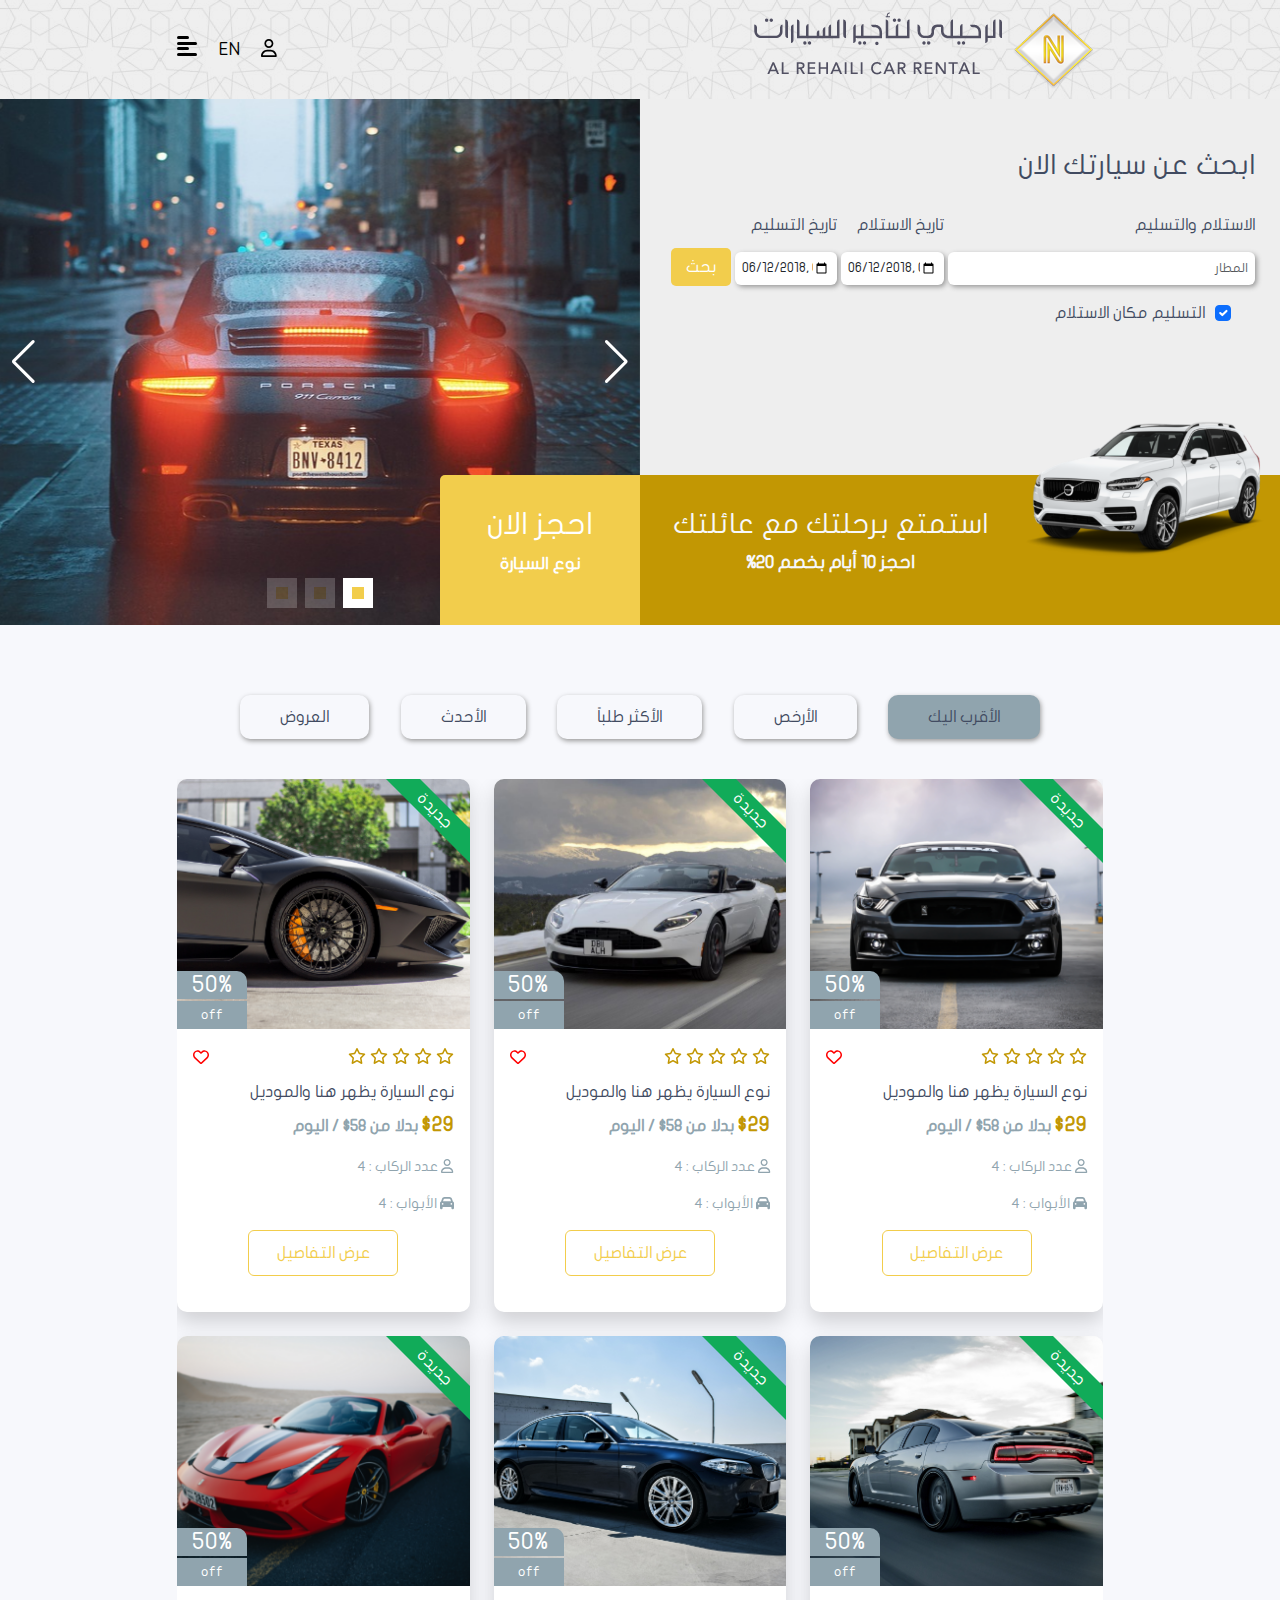
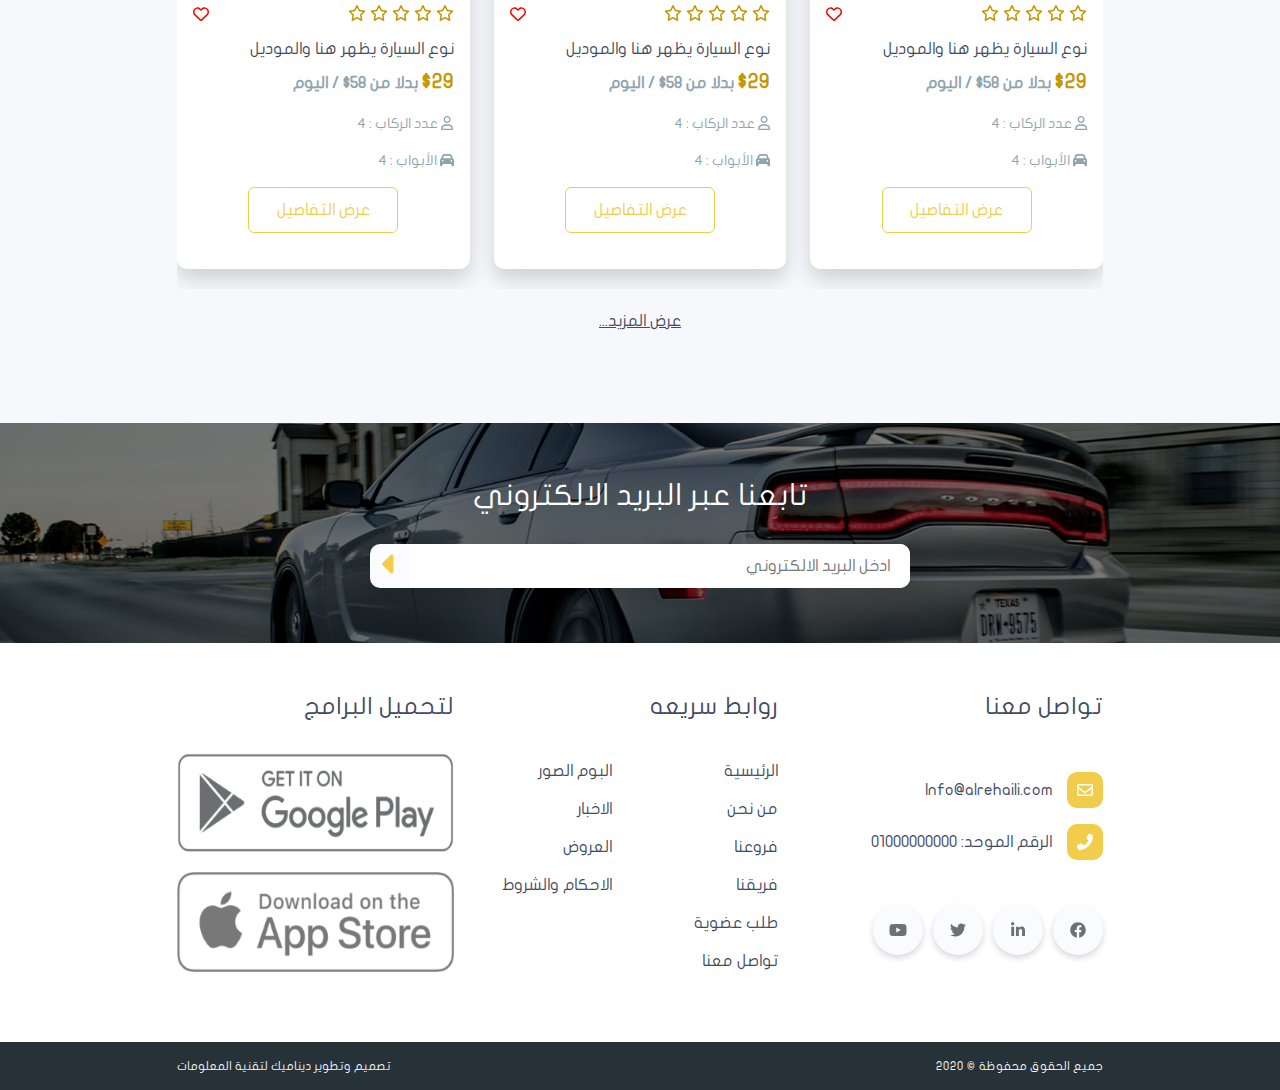
<file: index.html>
<!DOCTYPE html>
<html lang="ar">
<head>
  <meta charset="UTF-8">
  <meta http-equiv="X-UA-Compatible" content="IE=edge">
  <meta name="viewport" content="width=device-width, initial-scale=1.0">
  <title>الرحيلي لتأجير السيارات</title>
  <link rel="stylesheet" href="css/bootstrap.rtl.min.css">
  <link rel="stylesheet" href="css/all.min.css">
  <link rel="stylesheet" href="https://cdn.jsdelivr.net/npm/swiper@8/swiper-bundle.min.css"/>
  <link rel="shortcut icon" href="images/logo_website.png" type="image/x-icon">
  <link rel="stylesheet" href="css/main.css">
  <link rel="stylesheet" href="css/responsive.css">
</head>
<body>
  <!-- Start header -->
  <header style="background-image: url('images/bg-header.png');">
    <div class="container">
      <div class="row">
        <div class="col-10 mx-auto">
          <div class="head">
            <div class="head-logo-company">
              <a href="index.html">
                <img src="images/logo.png" alt="">
              </a>
            </div>
            <ul class="head-menu">
              <li><a href="#"><i class="fa-regular fa-user"></i></a></li>
              <li><a href="main-en.html">EN</a></li>
              <li>
                <div class="bars">
                  <span></span>
                  <span></span>
                  <span></span>
                  <span></span>
                </div>
              </li>
            </ul>
          </div>
        </div>
      </div>
    </div>
  </header>
  <!-- End Header -->
  <!-- Start Aside -->
  <aside>
    <ul class="links-aside">
      <li><a class="active" href="#">الرئيسية</a></li>
      <li><a href="#">من نحن</a></li>
      <li><a href="#">فروعنا</a></li>
      <li><a href="#">فريقنا</a></li>
      <li><a href="#">طلب عضوية</a></li>
      <li><a href="#">تواصل معنا</a></li>
    </ul>
  </aside>
  <!-- End Aside -->
  <!-- Start Section Main -->
  <section class="main">
    <div class="container-fluid">
      <div class="row">
        <div class="col-12 col-lg-6 p-0">
          <div class="main-content">
            <form action="secondpage.html">
              <h3>ابحث عن سيارتك الان</h3>
              <div class="form-row">
                <div class="form-group col-10 col-md-6 col-lg-10 col-xl-6 has-validation">
                  <label for="receipt-delivery" class="receipt-delivery">الاستلام والتسليم</label>
                  <input type="text" class="form-control" id="receipt-delivery" placeholder="المطار" required>
                </div>
                  <div class="form-group col-5 col-md-3 col-lg-5 col-xl-3 d-none">
                    <label for="receipt" class="receipt">الاستلام</label>
                    <input type="text" class="form-control" id="receipt" placeholder="المطار">
                  </div>
                  <div class="form-group col-5 col-md-3 col-lg-5 col-xl-3 d-none">
                    <label for="delivery" class="delivery">التسليم</label>
                    <input type="text" class="form-control" id="delivery" placeholder="المطار">
                  </div>
                <div class="form-group col-5 col-md-2 col-lg-5 col-xl-2">
                  <label for="Date-of-receipt" class="Date-of-receipt-text">تاريخ الاستلام</label>
                  <input type="datetime-local" class="form-control" id="Date-of-receipt" value="2018-06-12T19:30" required>
                </div>
                <div class="form-group col-5 col-md-2 col-lg-5 col-xl-2">
                  <label for="delivery-date" class="delivery-date-text">تاريخ التسليم</label>
                  <input type="datetime-local" class="form-control" id="delivery-date" value="2018-06-12T19:30" required>
                </div>
                <div class="form-group col-12 col-sm-1">
                    <button type="submit">بحث</button>
                </div>
                <div class="form-check form-check-inline">
                  <input class="form-check-input" type="checkbox" id="check-receipt-delivery" checked>
                  <label class="form-check-label" for="check-receipt-delivery">التسليم مكان الاستلام</label>
                </div>
              </div>
            </form>
            <div class="main-area d-none" id="box-map">
              <div class="places">
                <div class="place">
                  <h6><i class="fa-solid fa-plane plane-icon"></i>(1) اسم المطار</h6>
                  <p>فرع المطار الأول</p>
                </div>
                <div class="place">
                  <h6><i class="fa-solid fa-plane plane-icon"></i>(2) اسم المطار</h6>
                  <p>فرع المطار الثاني</p>
                </div>
                <div class="place">
                  <h6><i class="fa-solid fa-plane plane-icon"></i>(3) اسم المطار</h6>
                  <p>فرع المطار الثالث</p>
                </div>
                <div class="place">
                  <h6><i class="fa-solid fa-plane plane-icon"></i>(4) اسم المطار</h6>
                  <p>فرع المطار الرابع</p>
                </div>
                <div class="place">
                  <h6><i class="fa-solid fa-plane plane-icon"></i>(5) اسم المطار</h6>
                  <p>فرع المطار الخامس </p>
                </div>
                <div class="place">
                  <h6><i class="fa-solid fa-plane plane-icon"></i>(6) اسم المطار</h6>
                  <p>فرع المطار السادس </p>
                </div>
                <div class="place">
                  <h6><i class="fa-solid fa-plane plane-icon"></i>(7) اسم المطار</h6>
                  <p>فرع المطار السابع </p>
                </div>
                <div class="place">
                  <h6><i class="fa-solid fa-plane plane-icon"></i>(8) اسم المطار</h6>
                  <p>فرع المطار الثامن </p>
                </div>
                <div class="place">
                  <h6><i class="fa-solid fa-plane plane-icon"></i>(9) اسم المطار</h6>
                  <p>فرع المطار التاسع </p>
                </div>
                <div class="place">
                  <h6><i class="fa-solid fa-plane plane-icon"></i>(10) اسم المطار</h6>
                  <p>فرع المطار العاشر </p>
                </div>
              </div>
              <div class="map">
                <div class="map-title">
                  <h6 class="airport-name">اسم المطار</h6>
                  <p class="airport-branch">عنوان المطار</p>
                  <p> رقم الهاتف :<span class="phone"> 01002200589</span></p>
                  <p class="appointment"><span>المواعيد : </span> <span class="start-appointment">ص 08:00 </span> - <span class="end-aoointment">م 05:00</span></p>
                </div>
                <div class="google-map">
                  <iframe src="https://www.google.com/maps/embed?pb=!1m18!1m12!1m3!1d70872.85469688725!2d39.88864922230175!3d21.379949218690864!2m3!1f0!2f0!3f0!3m2!1i1024!2i768!4f13.1!3m3!1m2!1s0x15c21b4ced818775%3A0x98ab2469cf70c9ce!2z2YXZg9ipINin2YTZhdmD2LHZhdipINin2YTYs9i52YjYr9mK2Kk!5e0!3m2!1sar!2s!4v1675060384653!5m2!1sar!2s" style="border:0;" allowfullscreen="" loading="lazy" referrerpolicy="no-referrer-when-downgrade"></iframe>
                </div>
              </div>
            </div>
            <div class="main-foot-bar">
              <img class="d-none d-sm-block" src="images/car.png" alt=""> <!--class="d-none d-xl-block" -->
              <div class="listen-with-discount">
                <h2>استمتع برحلتك مع عائلتك  </h2>
                <p>احجز 10 أيام بخصم <span>20%</span></p>
              </div>
            </div>
            <a class="btn-book-now" href="secondpage.html">
              <h5>احجز الان</h5>
              <p>نوع السيارة</p>
            </a>
          </div>
        </div>
        <div class="col-12 col-lg-6 p-0 d-none d-lg-block">
          <div class="swiper mySwiper">
            <div class="swiper-wrapper">
              <div class="swiper-slide" style="background-image: url('images/bg-main-1.jpg');">
              </div>
              <div class="swiper-slide" style="background-image: url('images/bg-main-2.jpg');">
              </div>
              <div class="swiper-slide" style="background-image: url('images/bg-main-3.jpg');">
              </div>
            </div>
            <div class="swiper-pagination"></div>
            <div class="swiper-button-next"></div>
            <div class="swiper-button-prev"></div>
          </div>
      </div>
    </div>
  </section>
  <!-- End Section Main -->

  <!-- Start Section Filter -->
  <section class="sec-filter">
    <div class="container">
      <div class="row">
        <div class="col-10 mx-auto">
          <ul class="filter-menu">
            <li class="active" data-filter=".nearby">الأقرب اليك</li>
            <li data-filter=".cheap">الأرخص</li>
            <li data-filter=".wanted">الأكثر طلباً</li>
            <li data-filter=".new">الأحدث</li>
            <li data-filter=".offers">العروض</li>
          </ul>
        </div>
        <div class="col-10 mx-auto">
          <div class="grid-height" data-check-height="more">
            <div class="row g-4 grid">
              <div class="col-12 col-md-6 col-lg-4 element-item nearby">
                <div class="card">
                  <a href="#">
                    <div class="bg-card" style="background-image: url('images/bg-car-1.png');">
                      <span class="new">جديدة</span>
                      <span class="discount">50%</span>
                      <span class="available">off</span>
                      <i class="fa-solid fa-link link"></i>
                    </div>
                  </a>
                  <div class="card-body">
                    <div class="comment">
                      <div class="evaluation">
                        <i class="fa-regular fa-star star"></i>
                        <i class="fa-regular fa-star star"></i>
                        <i class="fa-regular fa-star star"></i>
                        <i class="fa-regular fa-star star"></i>
                        <i class="fa-regular fa-star star"></i>
                      </div>
                      <i class="fa-regular fa-heart heart"></i>
                    </div>
                    
                    <h5 class="card-title">نوع السيارة يظهر هنا والموديل</h5>
                    <p class="money"><span class="currency-new">$</span><span class="price-new">29</span> بدلا من <span class="price-old">58</span><span class="currency-old">$</span> / <span class="duration">اليوم</span></p>
                    <p class="persons"><i class="fa-regular fa-user"></i> عدد الركاب : <span class="people-number">4</span></p>
                    <p class="doors"><i class="fa-solid fa-car"></i> الأبواب : <span class="doors-number">4</span></p>
                    <a href="#" class="btn view-details">عرض التفاصيل</a>
                  </div>
                </div>
              </div>
              <div class="col-12 col-md-6 col-lg-4 element-item cheap">
                <div class="card">
                  <a href="#">
                    <div class="bg-card" style="background-image: url('images/bg-car-2.png');">
                      <span class="new">جديدة</span>
                      <span class="discount">50%</span>
                      <span class="available">off</span>
                      <i class="fa-solid fa-link link"></i>
                    </div>
                  </a>
                  <div class="card-body">
                    <div class="comment">
                      <div class="evaluation">
                        <i class="fa-regular fa-star star"></i>
                        <i class="fa-regular fa-star star"></i>
                        <i class="fa-regular fa-star star"></i>
                        <i class="fa-regular fa-star star"></i>
                        <i class="fa-regular fa-star star"></i>
                      </div>
                      <i class="fa-regular fa-heart heart"></i>
                    </div>
                    
                    <h5 class="card-title">نوع السيارة يظهر هنا والموديل</h5>
                    <p class="money"><span class="currency-new">$</span><span class="price-new">29</span> بدلا من <span class="price-old">58</span><span class="currency-old">$</span> / <span class="duration">اليوم</span></p>
                    <p class="persons"><i class="fa-regular fa-user"></i> عدد الركاب : <span class="people-number">4</span></p>
                    <p class="doors"><i class="fa-solid fa-car"></i> الأبواب : <span class="doors-number">4</span></p>
                    <a href="#" class="btn view-details">عرض التفاصيل</a>
                  </div>
                </div>
              </div>
              <div class="col-12 col-md-6 col-lg-4 element-item wanted">
                <div class="card">
                  <a href="#">
                    <div class="bg-card" style="background-image: url('images/bg-car-3.png');">
                      <span class="new">جديدة</span>
                      <span class="discount">50%</span>
                      <span class="available">off</span>
                      <i class="fa-solid fa-link link"></i>
                    </div>
                  </a>
                  <div class="card-body">
                    <div class="comment">
                      <div class="evaluation">
                        <i class="fa-regular fa-star star"></i>
                        <i class="fa-regular fa-star star"></i>
                        <i class="fa-regular fa-star star"></i>
                        <i class="fa-regular fa-star star"></i>
                        <i class="fa-regular fa-star star"></i>
                      </div>
                      <i class="fa-regular fa-heart heart"></i>
                    </div>
                    
                    <h5 class="card-title">نوع السيارة يظهر هنا والموديل</h5>
                    <p class="money"><span class="currency-new">$</span><span class="price-new">29</span> بدلا من <span class="price-old">58</span><span class="currency-old">$</span> / <span class="duration">اليوم</span></p>
                    <p class="persons"><i class="fa-regular fa-user"></i> عدد الركاب : <span class="people-number">4</span></p>
                    <p class="doors"><i class="fa-solid fa-car"></i> الأبواب : <span class="doors-number">4</span></p>
                    <a href="#" class="btn view-details">عرض التفاصيل</a>
                  </div>
                </div>
              </div>
              <div class="col-12 col-md-6 col-lg-4 element-item offers">
                <div class="card">
                  <a href="#">
                    <div class="bg-card" style="background-image: url('images/bg-car-4.png');">
                      <span class="new">جديدة</span>
                      <span class="discount">50%</span>
                      <span class="available">off</span>
                      <i class="fa-solid fa-link link"></i>
                    </div>
                  </a>
                  <div class="card-body">
                    <div class="comment">
                      <div class="evaluation">
                        <i class="fa-regular fa-star star"></i>
                        <i class="fa-regular fa-star star"></i>
                        <i class="fa-regular fa-star star"></i>
                        <i class="fa-regular fa-star star"></i>
                        <i class="fa-regular fa-star star"></i>
                      </div>
                      <i class="fa-regular fa-heart heart"></i>
                    </div>
                    
                    <h5 class="card-title">نوع السيارة يظهر هنا والموديل</h5>
                    <p class="money"><span class="currency-new">$</span><span class="price-new">29</span> بدلا من <span class="price-old">58</span><span class="currency-old">$</span> / <span class="duration">اليوم</span></p>
                    <p class="persons"><i class="fa-regular fa-user"></i> عدد الركاب : <span class="people-number">4</span></p>
                    <p class="doors"><i class="fa-solid fa-car"></i> الأبواب : <span class="doors-number">4</span></p>
                    <a href="#" class="btn view-details">عرض التفاصيل</a>
                  </div>
                </div>
              </div>
              <div class="col-12 col-md-6 col-lg-4 element-item new">
                <div class="card">
                  <a href="#">
                    <div class="bg-card" style="background-image: url('images/bg-car-5.png');">
                      <span class="new">جديدة</span>
                      <span class="discount">50%</span>
                      <span class="available">off</span>
                      <i class="fa-solid fa-link link"></i>
                    </div>
                  </a>
                  <div class="card-body">
                    <div class="comment">
                      <div class="evaluation">
                        <i class="fa-regular fa-star star"></i>
                        <i class="fa-regular fa-star star"></i>
                        <i class="fa-regular fa-star star"></i>
                        <i class="fa-regular fa-star star"></i>
                        <i class="fa-regular fa-star star"></i>
                      </div>
                      <i class="fa-regular fa-heart heart"></i>
                    </div>
                    
                    <h5 class="card-title">نوع السيارة يظهر هنا والموديل</h5>
                    <p class="money"><span class="currency-new">$</span><span class="price-new">29</span> بدلا من <span class="price-old">58</span><span class="currency-old">$</span> / <span class="duration">اليوم</span></p>
                    <p class="persons"><i class="fa-regular fa-user"></i> عدد الركاب : <span class="people-number">4</span></p>
                    <p class="doors"><i class="fa-solid fa-car"></i> الأبواب : <span class="doors-number">4</span></p>
                    <a href="#" class="btn view-details">عرض التفاصيل</a>
                  </div>
                </div>
              </div>
              <div class="col-12 col-md-6 col-lg-4 element-item offers">
                <div class="card">
                  <a href="#">
                    <div class="bg-card" style="background-image: url('images/bg-car-6.png');">
                      <span class="new">جديدة</span>
                      <span class="discount">50%</span>
                      <span class="available">off</span>
                      <i class="fa-solid fa-link link"></i>
                    </div>
                  </a>
                  <div class="card-body">
                    <div class="comment">
                      <div class="evaluation">
                        <i class="fa-regular fa-star star"></i>
                        <i class="fa-regular fa-star star"></i>
                        <i class="fa-regular fa-star star"></i>
                        <i class="fa-regular fa-star star"></i>
                        <i class="fa-regular fa-star star"></i>
                      </div>
                      <i class="fa-regular fa-heart heart"></i>
                    </div>
                    
                    <h5 class="card-title">نوع السيارة يظهر هنا والموديل</h5>
                    <p class="money"><span class="currency-new">$</span><span class="price-new">29</span> بدلا من <span class="price-old">58</span><span class="currency-old">$</span> / <span class="duration">اليوم</span></p>
                    <p class="persons"><i class="fa-regular fa-user"></i> عدد الركاب : <span class="people-number">4</span></p>
                    <p class="doors"><i class="fa-solid fa-car"></i> الأبواب : <span class="doors-number">4</span></p>
                    <a href="#" class="btn view-details">عرض التفاصيل</a>
                  </div>
                </div>
              </div>
              <div class="col-12 col-md-6 col-lg-4 element-item cheap">
                <div class="card">
                  <a href="#">
                    <div class="bg-card" style="background-image: url('images/bg-car-6.png');">
                      <span class="new">جديدة</span>
                      <span class="discount">50%</span>
                      <span class="available">off</span>
                      <i class="fa-solid fa-link link"></i>
                    </div>
                  </a>
                  <div class="card-body">
                    <div class="comment">
                      <div class="evaluation">
                        <i class="fa-regular fa-star star"></i>
                        <i class="fa-regular fa-star star"></i>
                        <i class="fa-regular fa-star star"></i>
                        <i class="fa-regular fa-star star"></i>
                        <i class="fa-regular fa-star star"></i>
                      </div>
                      <i class="fa-regular fa-heart heart"></i>
                    </div>
                    
                    <h5 class="card-title">نوع السيارة يظهر هنا والموديل</h5>
                    <p class="money"><span class="currency-new">$</span><span class="price-new">29</span> بدلا من <span class="price-old">58</span><span class="currency-old">$</span> / <span class="duration">اليوم</span></p>
                    <p class="persons"><i class="fa-regular fa-user"></i> عدد الركاب : <span class="people-number">4</span></p>
                    <p class="doors"><i class="fa-solid fa-car"></i> الأبواب : <span class="doors-number">4</span></p>
                    <a href="#" class="btn view-details">عرض التفاصيل</a>
                  </div>
                </div>
              </div>
              <div class="col-12 col-md-6 col-lg-4 element-item new">
                <div class="card">
                  <a href="#">
                    <div class="bg-card" style="background-image: url('images/bg-car-5.png');">
                      <span class="new">جديدة</span>
                      <span class="discount">50%</span>
                      <span class="available">off</span>
                      <i class="fa-solid fa-link link"></i>
                    </div>
                  </a>
                  <div class="card-body">
                    <div class="comment">
                      <div class="evaluation">
                        <i class="fa-regular fa-star star"></i>
                        <i class="fa-regular fa-star star"></i>
                        <i class="fa-regular fa-star star"></i>
                        <i class="fa-regular fa-star star"></i>
                        <i class="fa-regular fa-star star"></i>
                      </div>
                      <i class="fa-regular fa-heart heart"></i>
                    </div>
                    
                    <h5 class="card-title">نوع السيارة يظهر هنا والموديل</h5>
                    <p class="money"><span class="currency-new">$</span><span class="price-new">29</span> بدلا من <span class="price-old">58</span><span class="currency-old">$</span> / <span class="duration">اليوم</span></p>
                    <p class="persons"><i class="fa-regular fa-user"></i> عدد الركاب : <span class="people-number">4</span></p>
                    <p class="doors"><i class="fa-solid fa-car"></i> الأبواب : <span class="doors-number">4</span></p>
                    <a href="#" class="btn view-details">عرض التفاصيل</a>
                  </div>
                </div>
              </div>
              <div class="col-12 col-md-6 col-lg-4 element-item nearby">
                <div class="card">
                  <a href="#">
                    <div class="bg-card" style="background-image: url('images/bg-car-4.png');">
                      <span class="new">جديدة</span>
                      <span class="discount">50%</span>
                      <span class="available">off</span>
                      <i class="fa-solid fa-link link"></i>
                    </div>
                  </a>
                  <div class="card-body">
                    <div class="comment">
                      <div class="evaluation">
                        <i class="fa-regular fa-star star"></i>
                        <i class="fa-regular fa-star star"></i>
                        <i class="fa-regular fa-star star"></i>
                        <i class="fa-regular fa-star star"></i>
                        <i class="fa-regular fa-star star"></i>
                      </div>
                      <i class="fa-regular fa-heart heart"></i>
                    </div>
                    
                    <h5 class="card-title">نوع السيارة يظهر هنا والموديل</h5>
                    <p class="money"><span class="currency-new">$</span><span class="price-new">29</span> بدلا من <span class="price-old">58</span><span class="currency-old">$</span> / <span class="duration">اليوم</span></p>
                    <p class="persons"><i class="fa-regular fa-user"></i> عدد الركاب : <span class="people-number">4</span></p>
                    <p class="doors"><i class="fa-solid fa-car"></i> الأبواب : <span class="doors-number">4</span></p>
                    <a href="#" class="btn view-details">عرض التفاصيل</a>
                  </div>
                </div>
              </div>
              <div class="col-12 col-md-6 col-lg-4 element-item cheap">
                <div class="card">
                  <a href="#">
                    <div class="bg-card" style="background-image: url('images/bg-car-3.png');">
                      <span class="new">جديدة</span>
                      <span class="discount">50%</span>
                      <span class="available">off</span>
                      <i class="fa-solid fa-link link"></i>
                    </div>
                  </a>
                  <div class="card-body">
                    <div class="comment">
                      <div class="evaluation">
                        <i class="fa-regular fa-star star"></i>
                        <i class="fa-regular fa-star star"></i>
                        <i class="fa-regular fa-star star"></i>
                        <i class="fa-regular fa-star star"></i>
                        <i class="fa-regular fa-star star"></i>
                      </div>
                      <i class="fa-regular fa-heart heart"></i>
                    </div>
                    
                    <h5 class="card-title">نوع السيارة يظهر هنا والموديل</h5>
                    <p class="money"><span class="currency-new">$</span><span class="price-new">29</span> بدلا من <span class="price-old">58</span><span class="currency-old">$</span> / <span class="duration">اليوم</span></p>
                    <p class="persons"><i class="fa-regular fa-user"></i> عدد الركاب : <span class="people-number">4</span></p>
                    <p class="doors"><i class="fa-solid fa-car"></i> الأبواب : <span class="doors-number">4</span></p>
                    <a href="#" class="btn view-details">عرض التفاصيل</a>
                  </div>
                </div>
              </div>
              <div class="col-12 col-md-6 col-lg-4 element-item wanted">
                <div class="card">
                  <a href="#">
                    <div class="bg-card" style="background-image: url('images/bg-car-2.png');">
                      <span class="new">جديدة</span>
                      <span class="discount">50%</span>
                      <span class="available">off</span>
                      <i class="fa-solid fa-link link"></i>
                    </div>
                  </a>
                  <div class="card-body">
                    <div class="comment">
                      <div class="evaluation">
                        <i class="fa-regular fa-star star"></i>
                        <i class="fa-regular fa-star star"></i>
                        <i class="fa-regular fa-star star"></i>
                        <i class="fa-regular fa-star star"></i>
                        <i class="fa-regular fa-star star"></i>
                      </div>
                      <i class="fa-regular fa-heart heart"></i>
                    </div>
                    
                    <h5 class="card-title">نوع السيارة يظهر هنا والموديل</h5>
                    <p class="money"><span class="currency-new">$</span><span class="price-new">29</span> بدلا من <span class="price-old">58</span><span class="currency-old">$</span> / <span class="duration">اليوم</span></p>
                    <p class="persons"><i class="fa-regular fa-user"></i> عدد الركاب : <span class="people-number">4</span></p>
                    <p class="doors"><i class="fa-solid fa-car"></i> الأبواب : <span class="doors-number">4</span></p>
                    <a href="#" class="btn view-details">عرض التفاصيل</a>
                  </div>
                </div>
              </div>
              <div class="col-12 col-md-6 col-lg-4 element-item offers">
                <div class="card">
                  <a href="#">
                    <div class="bg-card" style="background-image: url('images/bg-car-1.png');">
                      <span class="new">جديدة</span>
                      <span class="discount">50%</span>
                      <span class="available">off</span>
                      <i class="fa-solid fa-link link"></i>
                    </div>
                  </a>
                  <div class="card-body">
                    <div class="comment">
                      <div class="evaluation">
                        <i class="fa-regular fa-star star"></i>
                        <i class="fa-regular fa-star star"></i>
                        <i class="fa-regular fa-star star"></i>
                        <i class="fa-regular fa-star star"></i>
                        <i class="fa-regular fa-star star"></i>
                      </div>
                      <i class="fa-regular fa-heart heart"></i>
                    </div>
                    
                    <h5 class="card-title">نوع السيارة يظهر هنا والموديل</h5>
                    <p class="money"><span class="currency-new">$</span><span class="price-new">29</span> بدلا من <span class="price-old">58</span><span class="currency-old">$</span> / <span class="duration">اليوم</span></p>
                    <p class="persons"><i class="fa-regular fa-user"></i> عدد الركاب : <span class="people-number">4</span></p>
                    <p class="doors"><i class="fa-solid fa-car"></i> الأبواب : <span class="doors-number">4</span></p>
                    <a href="#" class="btn view-details">عرض التفاصيل</a>
                  </div>
                </div>
              </div>
              <div class="col-12 col-md-6 col-lg-4 element-item new">
                <div class="card">
                  <a href="#">
                    <div class="bg-card" style="background-image: url('images/bg-car-4.png');">
                      <span class="new">جديدة</span>
                      <span class="discount">50%</span>
                      <span class="available">off</span>
                      <i class="fa-solid fa-link link"></i>
                    </div>
                  </a>
                  <div class="card-body">
                    <div class="comment">
                      <div class="evaluation">
                        <i class="fa-regular fa-star star"></i>
                        <i class="fa-regular fa-star star"></i>
                        <i class="fa-regular fa-star star"></i>
                        <i class="fa-regular fa-star star"></i>
                        <i class="fa-regular fa-star star"></i>
                      </div>
                      <i class="fa-regular fa-heart heart"></i>
                    </div>
                    
                    <h5 class="card-title">نوع السيارة يظهر هنا والموديل</h5>
                    <p class="money"><span class="currency-new">$</span><span class="price-new">29</span> بدلا من <span class="price-old">58</span><span class="currency-old">$</span> / <span class="duration">اليوم</span></p>
                    <p class="persons"><i class="fa-regular fa-user"></i> عدد الركاب : <span class="people-number">4</span></p>
                    <p class="doors"><i class="fa-solid fa-car"></i> الأبواب : <span class="doors-number">4</span></p>
                    <a href="#" class="btn view-details">عرض التفاصيل</a>
                  </div>
                </div>
              </div>
              <div class="col-12 col-md-6 col-lg-4 element-item offers">
                <div class="card">
                  <a href="#">
                    <div class="bg-card" style="background-image: url('images/bg-car-3.png');">
                      <span class="new">جديدة</span>
                      <span class="discount">50%</span>
                      <span class="available">off</span>
                      <i class="fa-solid fa-link link"></i>
                    </div>
                  </a>
                  <div class="card-body">
                    <div class="comment">
                      <div class="evaluation">
                        <i class="fa-regular fa-star star"></i>
                        <i class="fa-regular fa-star star"></i>
                        <i class="fa-regular fa-star star"></i>
                        <i class="fa-regular fa-star star"></i>
                        <i class="fa-regular fa-star star"></i>
                      </div>
                      <i class="fa-regular fa-heart heart"></i>
                    </div>
                    
                    <h5 class="card-title">نوع السيارة يظهر هنا والموديل</h5>
                    <p class="money"><span class="currency-new">$</span><span class="price-new">29</span> بدلا من <span class="price-old">58</span><span class="currency-old">$</span> / <span class="duration">اليوم</span></p>
                    <p class="persons"><i class="fa-regular fa-user"></i> عدد الركاب : <span class="people-number">4</span></p>
                    <p class="doors"><i class="fa-solid fa-car"></i> الأبواب : <span class="doors-number">4</span></p>
                    <a href="#" class="btn view-details">عرض التفاصيل</a>
                  </div>
                </div>
              </div>
              <div class="col-12 col-md-6 col-lg-4 element-item cheap">
                <div class="card">
                  <a href="#">
                    <div class="bg-card" style="background-image: url('images/bg-car-6.png');">
                      <span class="new">جديدة</span>
                      <span class="discount">50%</span>
                      <span class="available">off</span>
                      <i class="fa-solid fa-link link"></i>
                    </div>
                  </a>
                  <div class="card-body">
                    <div class="comment">
                      <div class="evaluation">
                        <i class="fa-regular fa-star star"></i>
                        <i class="fa-regular fa-star star"></i>
                        <i class="fa-regular fa-star star"></i>
                        <i class="fa-regular fa-star star"></i>
                        <i class="fa-regular fa-star star"></i>
                      </div>
                      <i class="fa-regular fa-heart heart"></i>
                    </div>
                    
                    <h5 class="card-title">نوع السيارة يظهر هنا والموديل</h5>
                    <p class="money"><span class="currency-new">$</span><span class="price-new">29</span> بدلا من <span class="price-old">58</span><span class="currency-old">$</span> / <span class="duration">اليوم</span></p>
                    <p class="persons"><i class="fa-regular fa-user"></i> عدد الركاب : <span class="people-number">4</span></p>
                    <p class="doors"><i class="fa-solid fa-car"></i> الأبواب : <span class="doors-number">4</span></p>
                    <a href="#" class="btn view-details">عرض التفاصيل</a>
                  </div>
                </div>
              </div>
              <div class="col-12 col-md-6 col-lg-4 element-item new">
                <div class="card">
                  <a href="#">
                    <div class="bg-card" style="background-image: url('images/bg-car-2.png');">
                      <span class="new">جديدة</span>
                      <span class="discount">50%</span>
                      <span class="available">off</span>
                      <i class="fa-solid fa-link link"></i>
                    </div>
                  </a>
                  <div class="card-body">
                    <div class="comment">
                      <div class="evaluation">
                        <i class="fa-regular fa-star star"></i>
                        <i class="fa-regular fa-star star"></i>
                        <i class="fa-regular fa-star star"></i>
                        <i class="fa-regular fa-star star"></i>
                        <i class="fa-regular fa-star star"></i>
                      </div>
                      <i class="fa-regular fa-heart heart"></i>
                    </div>
                    
                    <h5 class="card-title">نوع السيارة يظهر هنا والموديل</h5>
                    <p class="money"><span class="currency-new">$</span><span class="price-new">29</span> بدلا من <span class="price-old">58</span><span class="currency-old">$</span> / <span class="duration">اليوم</span></p>
                    <p class="persons"><i class="fa-regular fa-user"></i> عدد الركاب : <span class="people-number">4</span></p>
                    <p class="doors"><i class="fa-solid fa-car"></i> الأبواب : <span class="doors-number">4</span></p>
                    <a href="#" class="btn view-details">عرض التفاصيل</a>
                  </div>
                </div>
              </div>
            </div>
          </div>
        </div>
        <div class="col-10 mx-auto">
          <span class="show-more">عرض المزيد...</span>
        </div>
      </div>
    </div>
  </section>
  <!-- End Section Filter -->
  
  <!-- Start Footer -->
  <footer>
    <div class="footer-head" style="background-image: url('images/bg-follow-us.png');">
      <h2>تابعنا عبر البريد الالكتروني</h2>
    <form>
      <input type="email" placeholder="ادخل البريد الالكتروني" required>
      <button><i class="fa-solid fa-sort-down sort"></i></button>
    </form>
    </div>
    <div class="footer-body">
      <div class="container">
        <div class="row">
          <div class="col-10 mx-auto">
            <div class="row g-5">
              <div class="col-12 col-md-6 col-lg-4">
                <div class="connect-us">
                  <h2>تواصل معنا</h2>
                  <p><a href="mailTo:"><i class="fa-regular fa-envelope email"></i> <span>Info@alrehaili.com</span></a></p>
                  <p><a href="tel:"><i class="fa-solid fa-phone-flip phone"></i> <span> الرقم الموحد: 01000000000</span></a></p>
                  <ul class="communication-icons">
                    <li><a href="#"><i class="fa-brands fa-facebook icon"></i></a></li>
                    <li><a href="#"><i class="fa-brands fa-linkedin-in icon"></i></a></li>
                    <li><a href="#"><i class="fa-brands fa-twitter icon"></i></a></li>
                    <li><a href="#"><i class="fa-brands fa-youtube icon"></i></a></li>
                  </ul>
                </div>
              </div>
              <div class="col-12 col-md-6 col-lg-4">
                <div class="speed-links">
                  <h2>روابط سريعه</h2>
                  <div class="links">
                    <ul class="main">
                      <li><a href="#">الرئيسية</a></li>
                      <li><a href="#">من نحن</a></li>
                      <li><a href="#">فروعنا</a></li>
                      <li><a href="#">فريقنا</a></li>
                      <li><a href="#">طلب عضوية</a></li>
                      <li><a href="#">تواصل معنا</a></li>
                    </ul>
                    <ul class="subsidiary">
                      <li><a href="#">البوم الصور</a></li>
                      <li><a href="#">الاخبار</a></li>
                      <li><a href="#">العروض</a></li>
                      <li><a href="#">الاحكام والشروط</a></li>
                    </ul>
                  </div>
                </div>
              </div>
              <div class="col-12 col-lg-4">
                <div class="download-programming">
                  <h2>لتحميل البرامج</h2>
                  <a href="#">
                    <img src="images/google-play.png" alt="google play">
                  </a>
                  <a href="#">
                    <img src="images/app-store.png" alt="app store">
                  </a>
                </div>
              </div>
            </div>
          </div>
        </div>
        
      </div>
    </div>
    <div class="footer-foot">
      <div class="container">
        <div class="row">
          <div class="col-10 mx-auto">
            <div class="space-foot">
              <span>جميع الحقوق محفوظة &copy; 2020</span>
              <span>تصميم وتطوير ديناميك لتقنية المعلومات</span>
            </div>
          </div>
        </div>
        
      </div>
    </div>
  </footer>
  <!-- End Footer -->

  <!-- Start Chat -->
  <div class="chat-button" data-active="active">
    <i class="fa-solid fa-comments message-icon"></i>
    <span>2</span>
  </div>
  <div class="chat-message d-none">
    <span class="delete"><i class="fa-solid fa-xmark del-icon"></i></span>
    <div class="chats-box">
      <div class="chat-interface">
        <p class="text-center">مرحباً بك، نحن هنا لنقوم بمساعدتك، تواصل معنا الان</p>
        <img src="images/support-employee.png" alt="">
        <span>متاح الان</span>
      </div> 
      <div class="notes">
        <p>سنقوم بالرد عليك في غضون خمس دقائق</p>
      </div>
      <div class="chats">
        <p class="admin">مرحباً بك عادةً ما يتم الرد خلال دقائق</p>
        <p class="user">شكرا لك اريد الحصول على بعض الاجوبة عن شركتكم</p>
        <p class="admin">مرحباً بك عادةً ما يتم الرد خلال دقائق</p>
        <p class="user">شكرا لك اريد الحصول على بعض الاجوبة عن شركتكم</p>
        <p class="user">شكرا لك اريد الحصول على بعض الاجوبة عن شركتكم</p>
      </div>
    </div>
    <form class="message-text">
      <input type="text" placeholder="اكتب رسالتك هنا" required>
      <button><i class="fa-regular fa-paper-plane send-icon"></i></button>
    </form>
  </div>
  <!-- End Chat -->






  <script src="js/jquery-3.6.3.min.js"></script>
  <script src="js/bootstrap.bundle.min.js"></script>
  <script src="js/all.min.js"></script>
  <script src="https://cdn.jsdelivr.net/npm/swiper@8/swiper-bundle.min.js"></script>
  <script src="js/isotope.pkgd.min.js"></script>
  <script src="js/main.js"></script>
  <script>
    /************** Start Main Section ****************/
    // Start Display Input 
    let checkInput = document.getElementById("check-receipt-delivery"),
        receiptAndDelivery = document.querySelector(".receipt-delivery"),
        receipt = document.querySelector(".receipt"),
        delivery = document.querySelector(".delivery"),
        receiptAndDeliveryInput = document.getElementById("receipt-delivery"),
        receiptInput = document.getElementById("receipt"),
        deliveryInput = document.getElementById("delivery"),
        boxMap = document.getElementById("box-map");

    checkInput.addEventListener("click", function () {
      if(this.checked == true ) {
        console.log(this);
        receiptAndDelivery.parentElement.classList.add("d-inline-block");
        receiptAndDelivery.parentElement.classList.remove("d-none");

        receipt.parentElement.classList.remove("d-inline-block");
        receipt.parentElement.classList.add("d-none");

        delivery.parentElement.classList.remove("d-inline-block");
        delivery.parentElement.classList.add("d-none");

        // input required
        receiptAndDeliveryInput.setAttribute("required","true");
        receiptInput.removeAttribute("required");
        deliveryInput.removeAttribute("required");
      } else {
        receiptAndDelivery.parentElement.classList.add("d-none");
        receiptAndDelivery.parentElement.classList.remove("d-inline-block");

        receipt.parentElement.classList.remove("d-none");
        receipt.parentElement.classList.add("d-inline-block");

        delivery.parentElement.classList.remove("d-none");
        delivery.parentElement.classList.add("d-inline-block");

        // input required
        receiptAndDeliveryInput.removeAttribute("required");
        receiptInput.setAttribute("required","true");
        deliveryInput.setAttribute("required","true");
      }
    });

    receiptAndDeliveryInput.oninput = function () {
      boxMap.classList.remove("d-none");
      boxMap.classList.add("d-grid");
      this.setAttribute("checked","");
    }
    receiptInput.oninput = function () {
      boxMap.classList.remove("d-none");
      boxMap.classList.add("d-grid");
      this.setAttribute("checked","");
    }
    deliveryInput.oninput = function () {
      boxMap.classList.remove("d-none");
      boxMap.classList.add("d-grid");
      this.setAttribute("checked","");
    }
    document.addEventListener("click", function (event) {
      if (event.target.closest(".main-area")) return;
      boxMap.classList.remove("d-grid");
      boxMap.classList.add("d-none");
      receiptAndDeliveryInput.removeAttribute("checked");
      receiptInput.removeAttribute("checked");
      deliveryInput.removeAttribute("checked");
      // receiptAndDeliveryInput.value = "";
      // receiptInput.value = "";
      // deliveryInput.value = "";

    });
    // End Display Input 


    // Start Hover to Places 
    let places = document.querySelectorAll(".main-area .places .place"),
        airportName = document.querySelector(".map .map-title .airport-name"),
        airportBranch = document.querySelector(".map .map-title .airport-branch");

    places.forEach(element => {
      element.addEventListener("mouseover", function () {
        airportName.textContent = this.children[0].textContent;
        airportBranch.textContent = this.children[1].textContent;
      });

      element.addEventListener("click", function () {
        if (receiptAndDeliveryInput.hasAttribute("checked")) {
          receiptAndDeliveryInput.value = this.children[0].textContent + " | " + this.children[1].textContent;
          boxMap.classList.add("d-none");
        }

        if (receiptInput.hasAttribute("checked")) {
          receiptInput.value = this.children[0].textContent + " | " + this.children[1].textContent;
          boxMap.classList.add("d-none");
        }

        if (deliveryInput.hasAttribute("checked")) {
          deliveryInput.value = this.children[0].textContent + " | " + this.children[1].textContent;
          boxMap.classList.add("d-none");
        }
      });
    });

    let placeBox = document.querySelector(".main-area .places");
    placeBox.addEventListener("mouseout", function () {
      airportName.textContent = "اسم المطار";
      airportBranch.textContent = "عنوان المطار";
    });
    // End Hover to Places

    // Start Swiper 
    var swiper = new Swiper(".mySwiper", {
      slidesPerView: 1,
      spaceBetween: 0,
      loop: true,
      navigation: {
        nextEl: ".swiper-button-next",
        prevEl: ".swiper-button-prev",
      },
      pagination: {
        el: ".swiper-pagination",
        clickable: true,
      },
    });
    // End Swiper /
    /************** End Main Section ****************/
    /************** Start Section Filter ********************/
    // Start Element Active in Menu
    let navFilter = document.querySelectorAll(".filter-menu li");
    navFilter.forEach( element => {
      element.addEventListener("click", function () {
        navFilter.forEach(element => {
          element.classList.remove("active");
        });
        this.classList.add("active");
      });
    });
    // End Element Active in Menu

    // Start Isotope 
    let $grid = $('.grid').isotope({
      originLeft: false
    });
    $(".filter-menu li").on("click", function () {
      $grid.isotope({
        filter : $(this).attr("data-filter")
      });
    });
    // End Isotope

    // Start Input Show More

    let showMore = document.getElementsByClassName("show-more"),
        heightGide = document.getElementsByClassName("grid-height");

    showMore[0].addEventListener("click", function () {
      if (heightGide[0].getAttribute("data-check-height") == "more") {
        heightGide[0].style.height = "auto";
        showMore[0].textContent = "عرض اقل...";
        heightGide[0].setAttribute("data-check-height", "less");
      } else {
        heightGide[0].style.height = "";
        showMore[0].textContent = "عرض المزيد...";
        heightGide[0].setAttribute("data-check-height", "more");
      }
    });

    // End Input Show More
    /***************** End Section Filter *******************/
  </script>
</body>
</html>
</file>
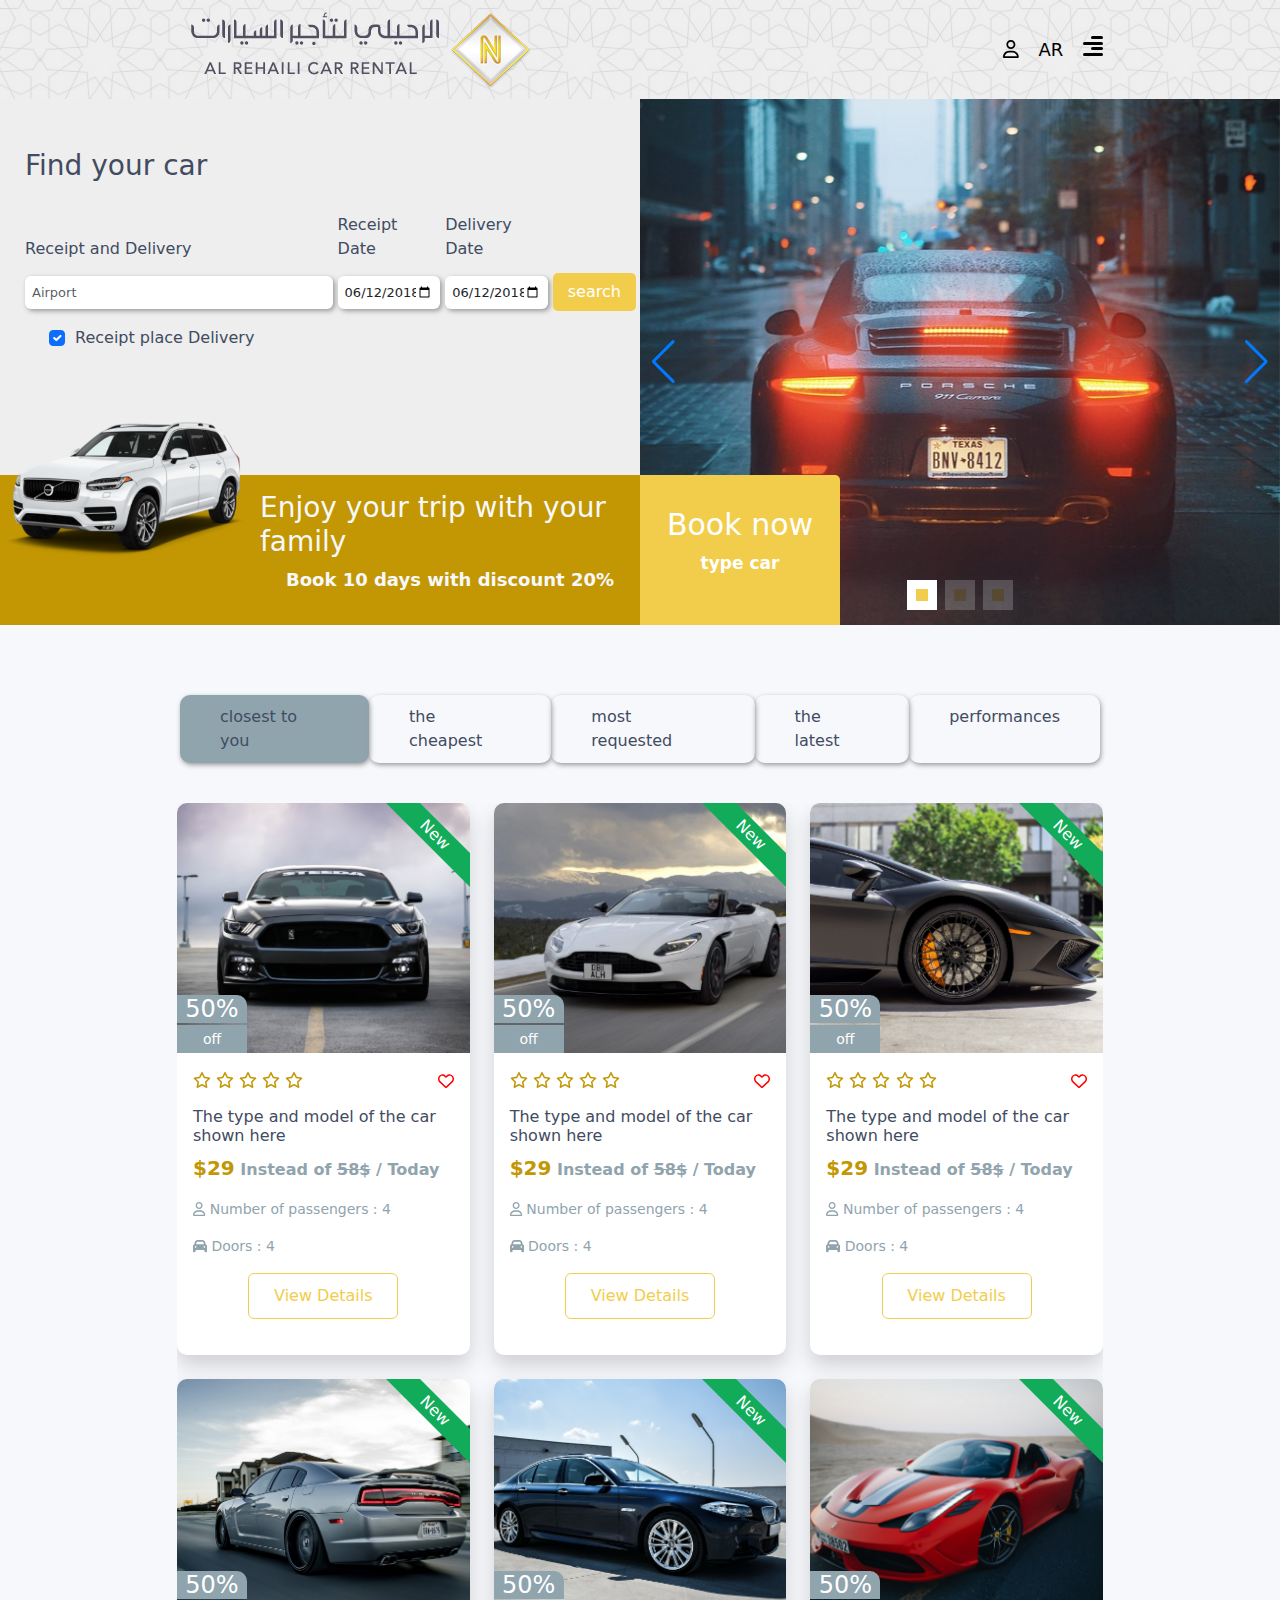
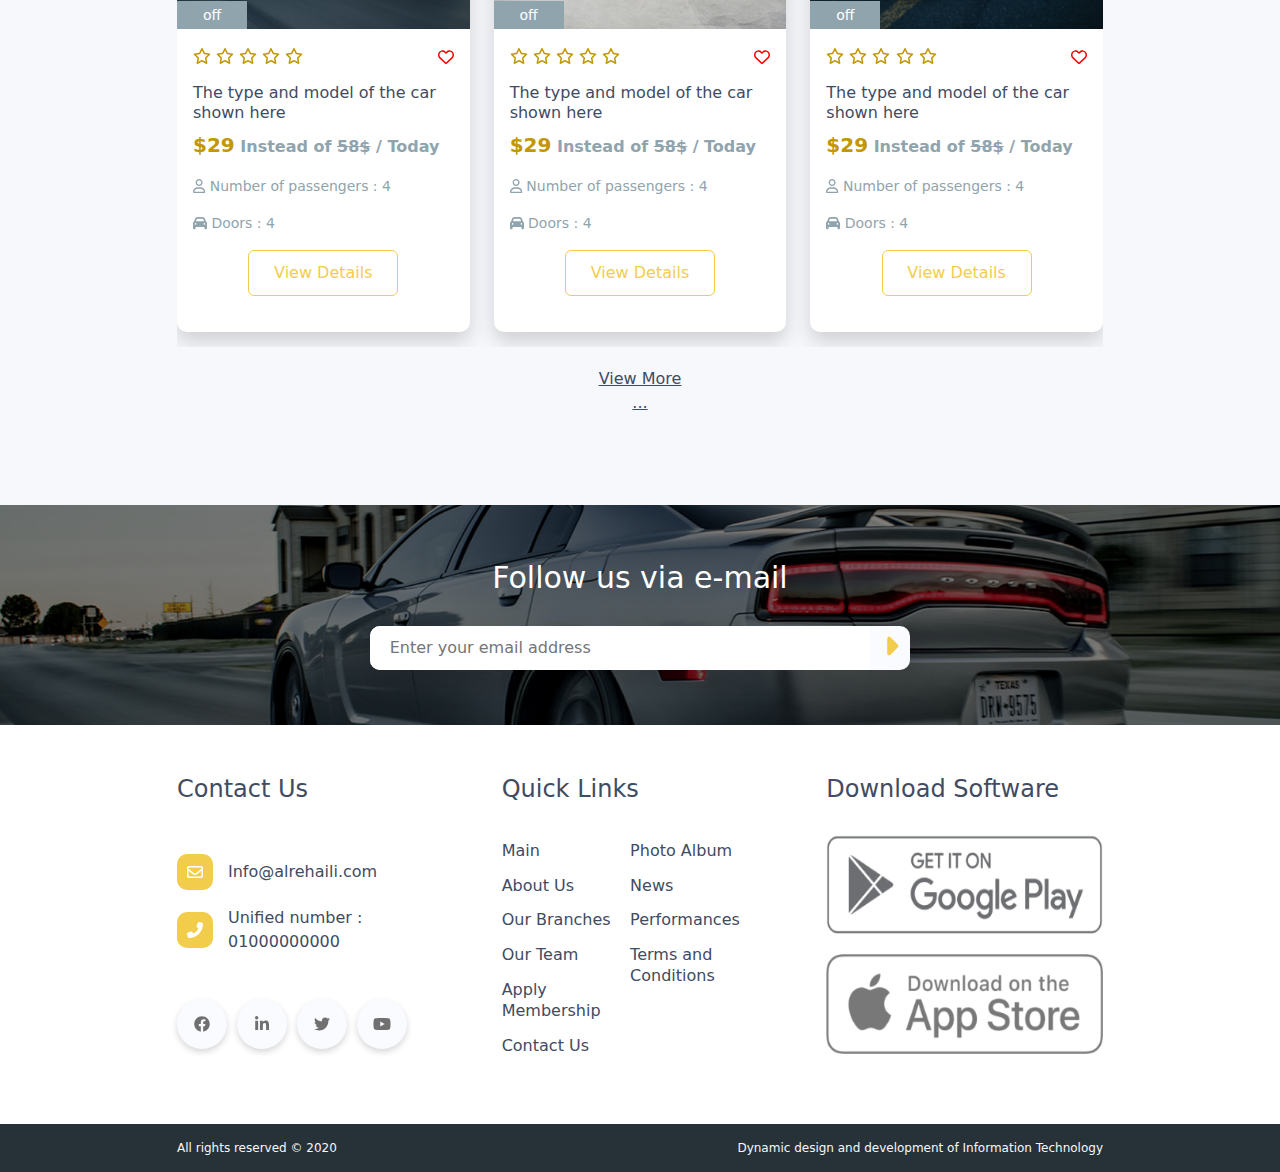
<file: main-en.html>
<!DOCTYPE html>
<html lang="en">
<head>
  <meta charset="UTF-8">
  <meta http-equiv="X-UA-Compatible" content="IE=edge">
  <meta name="viewport" content="width=device-width, initial-scale=1.0">
  <title>AL REHAILI CAR RENTAL</title>
  <link rel="stylesheet" href="css/bootstrap.min.css">
  <link rel="stylesheet" href="css/all.min.css">
  <link rel="stylesheet" href="css/jquery-ui.min.css">
  <link rel="stylesheet" href="https://cdn.jsdelivr.net/npm/swiper@9/swiper-bundle.min.css" />
  <link rel="shortcut icon" href="images/logo_website.png" type="image/x-icon">
  <link rel="stylesheet" href="css/man-en.css">
  <link rel="stylesheet" href="css/responsive-en.css">
</head>
<body>
  <!-- Start header -->
  <header style="background-image: url('images/bg-header.png');">
    <div class="container">
      <div class="row">
        <div class="col-10 mx-auto">
          <div class="head">
            <div class="head-logo-company">
              <a href="main-en.html">
                <img src="images/logo.png" alt="">
              </a>
            </div>
            <ul class="head-menu">
              <li><a href="#"><i class="fa-regular fa-user"></i></a></li>
              <li><a href="index.html">AR</a></li>
              <li>
                <div class="bars">
                  <span></span>
                  <span></span>
                  <span></span>
                  <span></span>
                </div>
              </li>
            </ul>
          </div>
        </div>
      </div>
    </div>
  </header>
  <!-- End Header -->

  <!-- Start Aside -->
  <aside>
    <ul class="links-aside">
      <li><a class="active" href="#">Main</a></li>
      <li><a href="#">About Us</a></li>
      <li><a href="#">Our Branches</a></li>
      <li><a href="#">Our Team</a></li>
      <li><a href="#">Apply Membership</a></li>
      <li><a href="#">Contact Us</a></li>
    </ul>
  </aside>
  <!-- End Aside -->

  <!-- Start Section Main -->
  <section class="main">
    <div class="container-fluid">
      <div class="row">
        <div class="col-12 col-lg-6 p-0">
          <div class="main-content">
            <form action="secondpage-en.html">
              <h3>Find your car</h3>
              <div class="form-row">
                <div class="form-group col-10 col-md-6 col-lg-10 col-xl-6 has-validation">
                  <label for="receipt-delivery" class="receipt-delivery">Receipt and Delivery</label>
                  <input type="text" class="form-control" id="receipt-delivery" placeholder="Airport" required>
                </div>
                  <div class="form-group col-5 col-md-3 col-lg-5 col-xl-3 d-none">
                    <label for="receipt" class="receipt">Receipt</label>
                    <input type="text" class="form-control" id="receipt" placeholder="Airport" required>
                  </div>
                  <div class="form-group col-5 col-md-3 col-lg-5 col-xl-3 d-none">
                    <label for="delivery" class="delivery">Delivery</label>
                    <input type="text" class="form-control" id="delivery" placeholder="Airport" required>
                  </div>
                <div class="form-group col-5 col-md-2 col-lg-5 col-xl-2">
                  <label for="Date-of-receipt" class="Date-of-receipt-text">Receipt Date </label>
                  <input type="datetime-local" class="form-control" id="Date-of-receipt" value="2018-06-12T19:30" required>
                </div>
                <div class="form-group col-5 col-md-2 col-lg-5 col-xl-2">
                  <label for="delivery-date" class="delivery-date-text">Delivery Date</label>
                  <input type="datetime-local" class="form-control" id="delivery-date" value="2018-06-12T19:30" required>
                </div>
                <div class="form-group col-12 col-sm-1">
                    <button type="submit">search</button>
                </div>
                <div class="form-check form-check-inline">
                  <input class="form-check-input" type="checkbox" id="check-receipt-delivery" checked>
                  <label class="form-check-label" for="check-receipt-delivery">Receipt place Delivery</label>
                </div>
              </div>
            </form>
            <div class="main-area d-none" id="box-map">
              <div class="places">
                <div class="place">
                  <h6><i class="fa-solid fa-plane plane-icon"></i> Airport name (1)</h6>
                  <p>first airport branch</p>
                </div>
                <div class="place">
                  <h6><i class="fa-solid fa-plane plane-icon"></i> Airport name (2)</h6>
                  <p>second airport branch</p>
                </div>
                <div class="place">
                  <h6><i class="fa-solid fa-plane plane-icon"></i> Airport name (3)</h6>
                  <p>third airport branch</p>
                </div>
                <div class="place">
                  <h6><i class="fa-solid fa-plane plane-icon"></i> Airport name (4)</h6>
                  <p>fourth airport branch</p>
                </div>
                <div class="place">
                  <h6><i class="fa-solid fa-plane plane-icon"></i> Airport name (5)</h6>
                  <p>fifth airport branch</p>
                </div>
                <div class="place">
                  <h6><i class="fa-solid fa-plane plane-icon"></i> Airport name (6)</h6>
                  <p>sixth airport branch</p>
                </div>
                <div class="place">
                  <h6><i class="fa-solid fa-plane plane-icon"></i> Airport name (7)</h6>
                  <p>seventh airport branch</p>
                </div>
                <div class="place">
                  <h6><i class="fa-solid fa-plane plane-icon"></i> Airport name (8)</h6>
                  <p>eighth airport branch</p>
                </div>
                <div class="place">
                  <h6><i class="fa-solid fa-plane plane-icon"></i> Airport name (9)</h6>
                  <p>ninth airport branch</p>
                </div>
                <div class="place">
                  <h6><i class="fa-solid fa-plane plane-icon"></i> Airport name (10)</h6>
                  <p>tenth airport branch</p>
                </div>
              </div>
              <div class="map">
                <div class="map-title">
                  <h6 class="airport-name">Airport name</h6>
                  <p class="airport-branch">Airport address</p>
                  <p>Phone number :<span class="phone"> 01002200589</span></p>
                  <p class="appointment"><span>Appointments : </span> <span class="start-appointment"> 08:00 AM</span> - <span class="end-aoointment"> 05:00 PM</span></p>
                </div>
                <div class="google-map">
                  <iframe src="https://www.google.com/maps/embed?pb=!1m18!1m12!1m3!1d70872.85469688725!2d39.88864922230175!3d21.379949218690864!2m3!1f0!2f0!3f0!3m2!1i1024!2i768!4f13.1!3m3!1m2!1s0x15c21b4ced818775%3A0x98ab2469cf70c9ce!2z2YXZg9ipINin2YTZhdmD2LHZhdipINin2YTYs9i52YjYr9mK2Kk!5e0!3m2!1sar!2s!4v1675060384653!5m2!1sar!2s" style="border:0;" allowfullscreen="" loading="lazy" referrerpolicy="no-referrer-when-downgrade"></iframe>
                </div>
              </div>
            </div>
            <div class="main-foot-bar">
              <img class="d-none d-sm-block" src="images/car.png" alt=""> <!--class="d-none d-xl-block" -->
              <div class="listen-with-discount">
                <h2>Enjoy your trip with your family</h2>
                <p>Book 10 days with discount <span>20%</span></p>
              </div>
            </div>
            <a class="btn-book-now" href="secondpage-en.html">
              <h5>Book now</h5>
              <p>type car</p>
            </a>
          </div>
        </div>
        <div class="col-12 col-lg-6 p-0 d-none d-lg-block">
          <div class="swiper mySwiper">
            <div class="swiper-wrapper">
              <div class="swiper-slide" style="background-image: url('images/bg-main-1.jpg');">
              </div>
              <div class="swiper-slide" style="background-image: url('images/bg-main-2.jpg');">
              </div>
              <div class="swiper-slide" style="background-image: url('images/bg-main-3.jpg');">
              </div>
            </div>
            <div class="swiper-pagination"></div>
            <div class="swiper-button-next"></div>
            <div class="swiper-button-prev"></div>
          </div>
        </div>
      </div>
    </div>
  </section>
  <!-- End Section Main -->

  <!-- Start Section Filter -->
  <section class="sec-filter">
    <div class="container">
      <div class="row">
        <div class="col-10 mx-auto">
          <ul class="filter-menu">
            <li class="active" data-filter=".nearby">closest to you</li>
            <li data-filter=".cheap">the cheapest</li>
            <li data-filter=".wanted">most requested</li>
            <li data-filter=".new">the latest</li>
            <li data-filter=".offers">performances</li>
          </ul>
        </div>
        <div class="col-10 mx-auto">
          <div class="grid-height" data-check-height="more">
            <div class="row g-4 grid">
              <div class="col-12 col-md-6 col-lg-4 element-item nearby">
                <div class="card">
                  <a href="#">
                    <div class="bg-card" style="background-image: url('images/bg-car-1.png');">
                      <span class="new">New</span>
                      <span class="discount">50%</span>
                      <span class="available">off</span>
                      <i class="fa-solid fa-link link"></i>
                    </div>
                  </a>
                  <div class="card-body">
                    <div class="comment">
                      <div class="evaluation">
                        <i class="fa-regular fa-star star"></i>
                        <i class="fa-regular fa-star star"></i>
                        <i class="fa-regular fa-star star"></i>
                        <i class="fa-regular fa-star star"></i>
                        <i class="fa-regular fa-star star"></i>
                      </div>
                      <i class="fa-regular fa-heart heart"></i>
                    </div>
                    
                    <h5 class="card-title">The type and model of the car shown here</h5>
                    <p class="money"><span class="currency-new">$</span><span class="price-new">29</span> Instead of <span class="price-old">58</span><span class="currency-old">$</span> / <span class="duration">Today</span></p>
                    <p class="persons"><i class="fa-regular fa-user"></i> Number of passengers  : <span class="people-number">4</span></p>
                    <p class="doors"><i class="fa-solid fa-car"></i> Doors : <span class="doors-number">4</span></p>
                    <a href="#" class="btn view-details">View Details</a>
                  </div>
                </div>
              </div>
              <div class="col-12 col-md-6 col-lg-4 element-item new">
                <div class="card">
                  <a href="#">
                    <div class="bg-card" style="background-image: url('images/bg-car-2.png');">
                      <span class="new">New</span>
                      <span class="discount">50%</span>
                      <span class="available">off</span>
                      <i class="fa-solid fa-link link"></i>
                    </div>
                  </a>
                  <div class="card-body">
                    <div class="comment">
                      <div class="evaluation">
                        <i class="fa-regular fa-star star"></i>
                        <i class="fa-regular fa-star star"></i>
                        <i class="fa-regular fa-star star"></i>
                        <i class="fa-regular fa-star star"></i>
                        <i class="fa-regular fa-star star"></i>
                      </div>
                      <i class="fa-regular fa-heart heart"></i>
                    </div>
                    
                    <h5 class="card-title">The type and model of the car shown here</h5>
                    <p class="money"><span class="currency-new">$</span><span class="price-new">29</span> Instead of <span class="price-old">58</span><span class="currency-old">$</span> / <span class="duration">Today</span></p>
                    <p class="persons"><i class="fa-regular fa-user"></i> Number of passengers  : <span class="people-number">4</span></p>
                    <p class="doors"><i class="fa-solid fa-car"></i> Doors : <span class="doors-number">4</span></p>
                    <a href="#" class="btn view-details">View Details</a>
                  </div>
                </div>
              </div>
              <div class="col-12 col-md-6 col-lg-4 element-item offers">
                <div class="card">
                  <a href="#">
                    <div class="bg-card" style="background-image: url('images/bg-car-3.png');">
                      <span class="new">New</span>
                      <span class="discount">50%</span>
                      <span class="available">off</span>
                      <i class="fa-solid fa-link link"></i>
                    </div>
                  </a>
                  <div class="card-body">
                    <div class="comment">
                      <div class="evaluation">
                        <i class="fa-regular fa-star star"></i>
                        <i class="fa-regular fa-star star"></i>
                        <i class="fa-regular fa-star star"></i>
                        <i class="fa-regular fa-star star"></i>
                        <i class="fa-regular fa-star star"></i>
                      </div>
                      <i class="fa-regular fa-heart heart"></i>
                    </div>
                    
                    <h5 class="card-title">The type and model of the car shown here</h5>
                    <p class="money"><span class="currency-new">$</span><span class="price-new">29</span> Instead of <span class="price-old">58</span><span class="currency-old">$</span> / <span class="duration">Today</span></p>
                    <p class="persons"><i class="fa-regular fa-user"></i> Number of passengers  : <span class="people-number">4</span></p>
                    <p class="doors"><i class="fa-solid fa-car"></i> Doors : <span class="doors-number">4</span></p>
                    <a href="#" class="btn view-details">View Details</a>
                  </div>
                </div>
              </div>
              <div class="col-12 col-md-6 col-lg-4 element-item wanted">
                <div class="card">
                  <a href="#">
                    <div class="bg-card" style="background-image: url('images/bg-car-4.png');">
                      <span class="new">New</span>
                      <span class="discount">50%</span>
                      <span class="available">off</span>
                      <i class="fa-solid fa-link link"></i>
                    </div>
                  </a>
                  <div class="card-body">
                    <div class="comment">
                      <div class="evaluation">
                        <i class="fa-regular fa-star star"></i>
                        <i class="fa-regular fa-star star"></i>
                        <i class="fa-regular fa-star star"></i>
                        <i class="fa-regular fa-star star"></i>
                        <i class="fa-regular fa-star star"></i>
                      </div>
                      <i class="fa-regular fa-heart heart"></i>
                    </div>
                    
                    <h5 class="card-title">The type and model of the car shown here</h5>
                    <p class="money"><span class="currency-new">$</span><span class="price-new">29</span> Instead of <span class="price-old">58</span><span class="currency-old">$</span> / <span class="duration">Today</span></p>
                    <p class="persons"><i class="fa-regular fa-user"></i> Number of passengers  : <span class="people-number">4</span></p>
                    <p class="doors"><i class="fa-solid fa-car"></i> Doors : <span class="doors-number">4</span></p>
                    <a href="#" class="btn view-details">View Details</a>
                  </div>
                </div>
              </div>
              <div class="col-12 col-md-6 col-lg-4 element-item offers">
                <div class="card">
                  <a href="#">
                    <div class="bg-card" style="background-image: url('images/bg-car-5.png');">
                      <span class="new">New</span>
                      <span class="discount">50%</span>
                      <span class="available">off</span>
                      <i class="fa-solid fa-link link"></i>
                    </div>
                  </a>
                  <div class="card-body">
                    <div class="comment">
                      <div class="evaluation">
                        <i class="fa-regular fa-star star"></i>
                        <i class="fa-regular fa-star star"></i>
                        <i class="fa-regular fa-star star"></i>
                        <i class="fa-regular fa-star star"></i>
                        <i class="fa-regular fa-star star"></i>
                      </div>
                      <i class="fa-regular fa-heart heart"></i>
                    </div>
                    
                    <h5 class="card-title">The type and model of the car shown here</h5>
                    <p class="money"><span class="currency-new">$</span><span class="price-new">29</span> Instead of <span class="price-old">58</span><span class="currency-old">$</span> / <span class="duration">Today</span></p>
                    <p class="persons"><i class="fa-regular fa-user"></i> Number of passengers  : <span class="people-number">4</span></p>
                    <p class="doors"><i class="fa-solid fa-car"></i> Doors : <span class="doors-number">4</span></p>
                    <a href="#" class="btn view-details">View Details</a>
                  </div>
                </div>
              </div>
              <div class="col-12 col-md-6 col-lg-4 element-item wanted">
                <div class="card">
                  <a href="#">
                    <div class="bg-card" style="background-image: url('images/bg-car-6.png');">
                      <span class="new">New</span>
                      <span class="discount">50%</span>
                      <span class="available">off</span>
                      <i class="fa-solid fa-link link"></i>
                    </div>
                  </a>
                  <div class="card-body">
                    <div class="comment">
                      <div class="evaluation">
                        <i class="fa-regular fa-star star"></i>
                        <i class="fa-regular fa-star star"></i>
                        <i class="fa-regular fa-star star"></i>
                        <i class="fa-regular fa-star star"></i>
                        <i class="fa-regular fa-star star"></i>
                      </div>
                      <i class="fa-regular fa-heart heart"></i>
                    </div>
                    
                    <h5 class="card-title">The type and model of the car shown here</h5>
                    <p class="money"><span class="currency-new">$</span><span class="price-new">29</span> Instead of <span class="price-old">58</span><span class="currency-old">$</span> / <span class="duration">Today</span></p>
                    <p class="persons"><i class="fa-regular fa-user"></i> Number of passengers  : <span class="people-number">4</span></p>
                    <p class="doors"><i class="fa-solid fa-car"></i> Doors : <span class="doors-number">4</span></p>
                    <a href="#" class="btn view-details">View Details</a>
                  </div>
                </div>
              </div>
              <div class="col-12 col-md-6 col-lg-4 element-item nearby">
                <div class="card">
                  <a href="#">
                    <div class="bg-card" style="background-image: url('images/bg-car-7.png');">
                      <span class="new">New</span>
                      <span class="discount">50%</span>
                      <span class="available">off</span>
                      <i class="fa-solid fa-link link"></i>
                    </div>
                  </a>
                  <div class="card-body">
                    <div class="comment">
                      <div class="evaluation">
                        <i class="fa-regular fa-star star"></i>
                        <i class="fa-regular fa-star star"></i>
                        <i class="fa-regular fa-star star"></i>
                        <i class="fa-regular fa-star star"></i>
                        <i class="fa-regular fa-star star"></i>
                      </div>
                      <i class="fa-regular fa-heart heart"></i>
                    </div>
                    
                    <h5 class="card-title">The type and model of the car shown here</h5>
                    <p class="money"><span class="currency-new">$</span><span class="price-new">29</span> Instead of <span class="price-old">58</span><span class="currency-old">$</span> / <span class="duration">Today</span></p>
                    <p class="persons"><i class="fa-regular fa-user"></i> Number of passengers  : <span class="people-number">4</span></p>
                    <p class="doors"><i class="fa-solid fa-car"></i> Doors : <span class="doors-number">4</span></p>
                    <a href="#" class="btn view-details">View Details</a>
                  </div>
                </div>
              </div>
              <div class="col-12 col-md-6 col-lg-4 element-item new">
                <div class="card">
                  <a href="#">
                    <div class="bg-card" style="background-image: url('images/bg-car-2.png');">
                      <span class="new">New</span>
                      <span class="discount">50%</span>
                      <span class="available">off</span>
                      <i class="fa-solid fa-link link"></i>
                    </div>
                  </a>
                  <div class="card-body">
                    <div class="comment">
                      <div class="evaluation">
                        <i class="fa-regular fa-star star"></i>
                        <i class="fa-regular fa-star star"></i>
                        <i class="fa-regular fa-star star"></i>
                        <i class="fa-regular fa-star star"></i>
                        <i class="fa-regular fa-star star"></i>
                      </div>
                      <i class="fa-regular fa-heart heart"></i>
                    </div>
                    
                    <h5 class="card-title">The type and model of the car shown here</h5>
                    <p class="money"><span class="currency-new">$</span><span class="price-new">29</span> Instead of <span class="price-old">58</span><span class="currency-old">$</span> / <span class="duration">Today</span></p>
                    <p class="persons"><i class="fa-regular fa-user"></i> Number of passengers  : <span class="people-number">4</span></p>
                    <p class="doors"><i class="fa-solid fa-car"></i> Doors : <span class="doors-number">4</span></p>
                    <a href="#" class="btn view-details">View Details</a>
                  </div>
                </div>
              </div>
              <div class="col-12 col-md-6 col-lg-4 element-item nearby">
                <div class="card">
                  <a href="#">
                    <div class="bg-card" style="background-image: url('images/bg-car-5.png');">
                      <span class="new">New</span>
                      <span class="discount">50%</span>
                      <span class="available">off</span>
                      <i class="fa-solid fa-link link"></i>
                    </div>
                  </a>
                  <div class="card-body">
                    <div class="comment">
                      <div class="evaluation">
                        <i class="fa-regular fa-star star"></i>
                        <i class="fa-regular fa-star star"></i>
                        <i class="fa-regular fa-star star"></i>
                        <i class="fa-regular fa-star star"></i>
                        <i class="fa-regular fa-star star"></i>
                      </div>
                      <i class="fa-regular fa-heart heart"></i>
                    </div>
                    
                    <h5 class="card-title">The type and model of the car shown here</h5>
                    <p class="money"><span class="currency-new">$</span><span class="price-new">29</span> Instead of <span class="price-old">58</span><span class="currency-old">$</span> / <span class="duration">Today</span></p>
                    <p class="persons"><i class="fa-regular fa-user"></i> Number of passengers  : <span class="people-number">4</span></p>
                    <p class="doors"><i class="fa-solid fa-car"></i> Doors : <span class="doors-number">4</span></p>
                    <a href="#" class="btn view-details">View Details</a>
                  </div>
                </div>
              </div>
              <div class="col-12 col-md-6 col-lg-4 element-item cheap">
                <div class="card">
                  <a href="#">
                    <div class="bg-card" style="background-image: url('images/bg-car-7.png');">
                      <span class="new">New</span>
                      <span class="discount">50%</span>
                      <span class="available">off</span>
                      <i class="fa-solid fa-link link"></i>
                    </div>
                  </a>
                  <div class="card-body">
                    <div class="comment">
                      <div class="evaluation">
                        <i class="fa-regular fa-star star"></i>
                        <i class="fa-regular fa-star star"></i>
                        <i class="fa-regular fa-star star"></i>
                        <i class="fa-regular fa-star star"></i>
                        <i class="fa-regular fa-star star"></i>
                      </div>
                      <i class="fa-regular fa-heart heart"></i>
                    </div>
                    
                    <h5 class="card-title">The type and model of the car shown here</h5>
                    <p class="money"><span class="currency-new">$</span><span class="price-new">29</span> Instead of <span class="price-old">58</span><span class="currency-old">$</span> / <span class="duration">Today</span></p>
                    <p class="persons"><i class="fa-regular fa-user"></i> Number of passengers  : <span class="people-number">4</span></p>
                    <p class="doors"><i class="fa-solid fa-car"></i> Doors : <span class="doors-number">4</span></p>
                    <a href="#" class="btn view-details">View Details</a>
                  </div>
                </div>
              </div>
              <div class="col-12 col-md-6 col-lg-4 element-item cheap">
                <div class="card">
                  <a href="#">
                    <div class="bg-card" style="background-image: url('images/bg-car-6.png');">
                      <span class="new">New</span>
                      <span class="discount">50%</span>
                      <span class="available">off</span>
                      <i class="fa-solid fa-link link"></i>
                    </div>
                  </a>
                  <div class="card-body">
                    <div class="comment">
                      <div class="evaluation">
                        <i class="fa-regular fa-star star"></i>
                        <i class="fa-regular fa-star star"></i>
                        <i class="fa-regular fa-star star"></i>
                        <i class="fa-regular fa-star star"></i>
                        <i class="fa-regular fa-star star"></i>
                      </div>
                      <i class="fa-regular fa-heart heart"></i>
                    </div>
                    
                    <h5 class="card-title">The type and model of the car shown here</h5>
                    <p class="money"><span class="currency-new">$</span><span class="price-new">29</span> Instead of <span class="price-old">58</span><span class="currency-old">$</span> / <span class="duration">Today</span></p>
                    <p class="persons"><i class="fa-regular fa-user"></i> Number of passengers  : <span class="people-number">4</span></p>
                    <p class="doors"><i class="fa-solid fa-car"></i> Doors : <span class="doors-number">4</span></p>
                    <a href="#" class="btn view-details">View Details</a>
                  </div>
                </div>
              </div>
              <div class="col-12 col-md-6 col-lg-4 element-item nearby">
                <div class="card">
                  <a href="#">
                    <div class="bg-card" style="background-image: url('images/bg-car-1.png');">
                      <span class="new">New</span>
                      <span class="discount">50%</span>
                      <span class="available">off</span>
                      <i class="fa-solid fa-link link"></i>
                    </div>
                  </a>
                  <div class="card-body">
                    <div class="comment">
                      <div class="evaluation">
                        <i class="fa-regular fa-star star"></i>
                        <i class="fa-regular fa-star star"></i>
                        <i class="fa-regular fa-star star"></i>
                        <i class="fa-regular fa-star star"></i>
                        <i class="fa-regular fa-star star"></i>
                      </div>
                      <i class="fa-regular fa-heart heart"></i>
                    </div>
                    
                    <h5 class="card-title">The type and model of the car shown here</h5>
                    <p class="money"><span class="currency-new">$</span><span class="price-new">29</span> Instead of <span class="price-old">58</span><span class="currency-old">$</span> / <span class="duration">Today</span></p>
                    <p class="persons"><i class="fa-regular fa-user"></i> Number of passengers  : <span class="people-number">4</span></p>
                    <p class="doors"><i class="fa-solid fa-car"></i> Doors : <span class="doors-number">4</span></p>
                    <a href="#" class="btn view-details">View Details</a>
                  </div>
                </div>
              </div>
              <div class="col-12 col-md-6 col-lg-4 element-item nearby">
                <div class="card">
                  <a href="#">
                    <div class="bg-card" style="background-image: url('images/bg-car-4.png');">
                      <span class="new">New</span>
                      <span class="discount">50%</span>
                      <span class="available">off</span>
                      <i class="fa-solid fa-link link"></i>
                    </div>
                  </a>
                  <div class="card-body">
                    <div class="comment">
                      <div class="evaluation">
                        <i class="fa-regular fa-star star"></i>
                        <i class="fa-regular fa-star star"></i>
                        <i class="fa-regular fa-star star"></i>
                        <i class="fa-regular fa-star star"></i>
                        <i class="fa-regular fa-star star"></i>
                      </div>
                      <i class="fa-regular fa-heart heart"></i>
                    </div>
                    
                    <h5 class="card-title">The type and model of the car shown here</h5>
                    <p class="money"><span class="currency-new">$</span><span class="price-new">29</span> Instead of <span class="price-old">58</span><span class="currency-old">$</span> / <span class="duration">Today</span></p>
                    <p class="persons"><i class="fa-regular fa-user"></i> Number of passengers  : <span class="people-number">4</span></p>
                    <p class="doors"><i class="fa-solid fa-car"></i> Doors : <span class="doors-number">4</span></p>
                    <a href="#" class="btn view-details">View Details</a>
                  </div>
                </div>
              </div>
              <div class="col-12 col-md-6 col-lg-4 element-item nearby">
                <div class="card">
                  <a href="#">
                    <div class="bg-card" style="background-image: url('images/bg-car-3.png');">
                      <span class="new">New</span>
                      <span class="discount">50%</span>
                      <span class="available">off</span>
                      <i class="fa-solid fa-link link"></i>
                    </div>
                  </a>
                  <div class="card-body">
                    <div class="comment">
                      <div class="evaluation">
                        <i class="fa-regular fa-star star"></i>
                        <i class="fa-regular fa-star star"></i>
                        <i class="fa-regular fa-star star"></i>
                        <i class="fa-regular fa-star star"></i>
                        <i class="fa-regular fa-star star"></i>
                      </div>
                      <i class="fa-regular fa-heart heart"></i>
                    </div>
                    
                    <h5 class="card-title">The type and model of the car shown here</h5>
                    <p class="money"><span class="currency-new">$</span><span class="price-new">29</span> Instead of <span class="price-old">58</span><span class="currency-old">$</span> / <span class="duration">Today</span></p>
                    <p class="persons"><i class="fa-regular fa-user"></i> Number of passengers  : <span class="people-number">4</span></p>
                    <p class="doors"><i class="fa-solid fa-car"></i> Doors : <span class="doors-number">4</span></p>
                    <a href="#" class="btn view-details">View Details</a>
                  </div>
                </div>
              </div>
            </div>
          </div>
        </div>
        <div class="col-10 mx-auto">
          <span class="show-more">View More ...</span>
        </div>
      </div>
    </div>
  </section>
  <!-- End Section Filter -->

  <!-- Start Footer -->
  <footer>
    <div class="footer-head" style="background-image: url('images/bg-follow-us.png');">
      <h2>Follow us via e-mail</h2>
    <form>
      <input type="email" placeholder="Enter your email address" required>
      <button><i class="fa-solid fa-sort-down sort"></i></button>
    </form>
    </div>
    <div class="footer-body">
      <div class="container">
        <div class="row">
          <div class="col-10 mx-auto">
            <div class="row g-5">
              <div class="col-12 col-md-6 col-lg-4">
                <div class="connect-us">
                  <h2>Contact Us</h2>
                  <p><a href="mailTo:"><i class="fa-regular fa-envelope email"></i> <span>Info@alrehaili.com</span></a></p>
                  <p><a href="tel:"><i class="fa-solid fa-phone-flip phone"></i> <span> Unified number : 01000000000</span></a></p>
                  <ul class="communication-icons">
                    <li><a href="#"><i class="fa-brands fa-facebook icon"></i></a></li>
                    <li><a href="#"><i class="fa-brands fa-linkedin-in icon"></i></a></li>
                    <li><a href="#"><i class="fa-brands fa-twitter icon"></i></a></li>
                    <li><a href="#"><i class="fa-brands fa-youtube icon"></i></a></li>
                  </ul>
                </div>
              </div>
              <div class="col-12 col-md-6 col-lg-4">
                <div class="speed-links">
                  <h2>Quick Links</h2>
                  <div class="links">
                    <ul class="main">
                      <li><a href="#">Main</a></li>
                      <li><a href="#">About Us</a></li>
                      <li><a href="#">Our Branches</a></li>
                      <li><a href="#">Our Team</a></li>
                      <li><a href="#">Apply Membership</a></li>
                      <li><a href="#">Contact Us</a></li>
                    </ul>
                    <ul class="subsidiary">
                      <li><a href="#">Photo Album</a></li>
                      <li><a href="#">News</a></li>
                      <li><a href="#">Performances</a></li>
                      <li><a href="#">Terms and  Conditions</a></li>
                    </ul>
                  </div>
                </div>
              </div>
              <div class="col-12 col-lg-4">
                <div class="download-programming">
                  <h2>Download Software</h2>
                  <a href="#">
                    <img src="images/google-play.png" alt="google play">
                  </a>
                  <a href="#">
                    <img src="images/app-store.png" alt="app store">
                  </a>
                </div>
              </div>
            </div>
          </div>
        </div>
        
      </div>
    </div>
    <div class="footer-foot">
      <div class="container">
        <div class="row">
          <div class="col-10 mx-auto">
            <div class="space-foot">
              <span>All rights reserved &copy; 2020</span>
              <span>Dynamic design and development of Information Technology</span>
            </div>
          </div>
        </div>
        
      </div>
    </div>
  </footer>
  <!-- End Footer -->

    <!-- Start Chat -->
    <div class="chat-button" data-active="active">
      <i class="fa-solid fa-comments message-icon"></i>
      <span>2</span>
    </div>
    <div class="chat-message d-none">
      <span class="delete"><i class="fa-solid fa-xmark del-icon"></i></span>
      <div class="chats-box">
        <div class="chat-interface">
          <p class="text-center">Welcome, we are here to help you, <br/>contact us now</p>
          <img src="images/support-employee.png" alt="">
          <span>Available Now</span>
        </div> 
        <div class="notes">
          <p>We Will Reply to You Within Five Minutes</p>
        </div>
        <div class="chats">
          <p class="admin">Your welcome is usually answered within minutes</p>
          <p class="user">Thank you I want to get some answers about your company</p>
          <p class="admin">Your welcome is usually answered within minutes</p>
          <p class="user">Thank you I want to get some answers about your company</p>
          <p class="user">Thank you I want to get some answers about your company</p>
        </div>
      </div>
      <form class="message-text">
        <input type="text" placeholder="Write Your Message Here" required>
        <button><i class="fa-regular fa-paper-plane send-icon"></i></button>
      </form>
    </div>
    <!-- End Chat -->








  <script src="js/jquery-3.6.3.min.js"></script>
  <script src="js/jquery-ui.min.js"></script>
  <script src="js/all.min.js"></script>
  <script src="js/bootstrap.bundle.min.js"></script>
  <script src="js/isotope.pkgd.min.js"></script>
  <script src="https://cdn.jsdelivr.net/npm/swiper@9/swiper-bundle.min.js"></script>
  <script src="js/main.js"></script>
  <script>
    /************** Start Main Section ****************/
    // Start Display Input 
    let checkInput = document.getElementById("check-receipt-delivery"),
    receiptAndDelivery = document.querySelector(".receipt-delivery"),
    receipt = document.querySelector(".receipt"),
    delivery = document.querySelector(".delivery"),
    receiptAndDeliveryInput = document.getElementById("receipt-delivery"),
    receiptInput = document.getElementById("receipt"),
    deliveryInput = document.getElementById("delivery"),
    boxMap = document.getElementById("box-map");

    checkInput.addEventListener("click", function () {
    if(this.checked == true ) {
      receiptAndDelivery.parentElement.classList.add("d-inline-block");
      receiptAndDelivery.parentElement.classList.remove("d-none");

      receipt.parentElement.classList.remove("d-inline-block");
      receipt.parentElement.classList.add("d-none");

      delivery.parentElement.classList.remove("d-inline-block");
      delivery.parentElement.classList.add("d-none");

      // input required
      receiptAndDeliveryInput.setAttribute("required","true");
      receiptInput.removeAttribute("required");
      deliveryInput.removeAttribute("required");
    } else {
      receiptAndDelivery.parentElement.classList.add("d-none");
      receiptAndDelivery.parentElement.classList.remove("d-inline-block");

      receipt.parentElement.classList.remove("d-none");
      receipt.parentElement.classList.add("d-inline-block");

      delivery.parentElement.classList.remove("d-none");
      delivery.parentElement.classList.add("d-inline-block");

      // input required
      receiptAndDeliveryInput.removeAttribute("required");
      receiptInput.setAttribute("required","true");
      deliveryInput.setAttribute("required","true");
    }
    });

    receiptAndDeliveryInput.oninput = function () {
      boxMap.classList.remove("d-none");
      boxMap.classList.add("d-grid");
      this.setAttribute("checked","");
    }
    receiptInput.oninput = function () {
      boxMap.classList.remove("d-none");
      boxMap.classList.add("d-grid");
      this.setAttribute("checked","");
    }
    deliveryInput.oninput = function () {
      boxMap.classList.remove("d-none");
      boxMap.classList.add("d-grid");
      this.setAttribute("checked","");
    }
    document.addEventListener("click", function (event) {
      if (event.target.closest(".main-area")) return;
      boxMap.classList.remove("d-grid");
      boxMap.classList.add("d-none");
      receiptAndDeliveryInput.removeAttribute("checked");
      receiptInput.removeAttribute("checked");
      deliveryInput.removeAttribute("checked");
    });
    // End Display Input 

    // Start Hover to Places 
    let places = document.querySelectorAll(".main-area .places .place"),
        airportName = document.querySelector(".map .map-title .airport-name"),
        airportBranch = document.querySelector(".map .map-title .airport-branch");

    places.forEach(element => {
      element.addEventListener("mouseover", function () {
        airportName.textContent = this.children[0].textContent;
        airportBranch.textContent = this.children[1].textContent;
      });

      element.addEventListener("click", function () {
        if (receiptAndDeliveryInput.hasAttribute("checked")) {
          receiptAndDeliveryInput.value = this.children[0].textContent + " | " + this.children[1].textContent;
          boxMap.classList.add("d-none");
        }

        if (receiptInput.hasAttribute("checked")) {
          receiptInput.value = this.children[0].textContent + " | " + this.children[1].textContent;
          boxMap.classList.add("d-none");
        }

        if (deliveryInput.hasAttribute("checked")) {
          deliveryInput.value = this.children[0].textContent + " | " + this.children[1].textContent;
          boxMap.classList.add("d-none");
        }
      });
    });

    let placeBox = document.querySelector(".main-area .places");
    placeBox.addEventListener("mouseout", function () {
      airportName.textContent = "Airport name";
      airportBranch.textContent = "Airport address";
    });
    // End Hover to Places

    // Start Swiper 
    var swiper = new Swiper(".mySwiper", {
      slidesPerView: 1,
      spaceBetween: 0,
      loop: true,
      navigation: {
        nextEl: ".swiper-button-next",
        prevEl: ".swiper-button-prev",
      },
      pagination: {
        el: ".swiper-pagination",
        clickable: true,
      },
    });
    // End Swiper /
    /************** End Main Section ****************/

    /************** Start Section Filter ********************/
    // Start Element Active in Menu
    let navFilter = document.querySelectorAll(".filter-menu li"),
        heightCardBox = document.querySelector(".sec-filter .grid-height .grid .element-item"),
        heightCardBoxes = document.querySelector(".sec-filter .grid-height");
    heightCardBoxes.style.height = `${heightCardBox.offsetHeight *2 + 40}px`;
    navFilter.forEach( element => {
      element.addEventListener("click", function () {
        navFilter.forEach(element => {
          element.classList.remove("active");
        });
        this.classList.add("active");
      });
    });
    // End Element Active in Menu

    // Start Isotope 
    let $grid = $('.grid').isotope({});
    $(".filter-menu li").on("click", function () {
      $grid.isotope({
        filter : $(this).attr("data-filter")
      });
    });
    // End Isotope

    // Start Input Show More

    let showMore = document.getElementsByClassName("show-more"),
        heightGide = document.getElementsByClassName("grid-height");

    showMore[0].addEventListener("click", function () {
      if (heightGide[0].getAttribute("data-check-height") == "more") {
        heightGide[0].style.height = "auto";
        showMore[0].textContent = "View Less...";
        heightGide[0].setAttribute("data-check-height", "less");
      } else {
        heightGide[0].style.height = `${heightCardBox.offsetHeight *2 + 40}px`;
        showMore[0].textContent = "View More...";
        heightGide[0].setAttribute("data-check-height", "more");
      }
    });
    // End Input Show More
    /***************** End Section Filter *******************/
  </script>
</body>
</html>
</file>
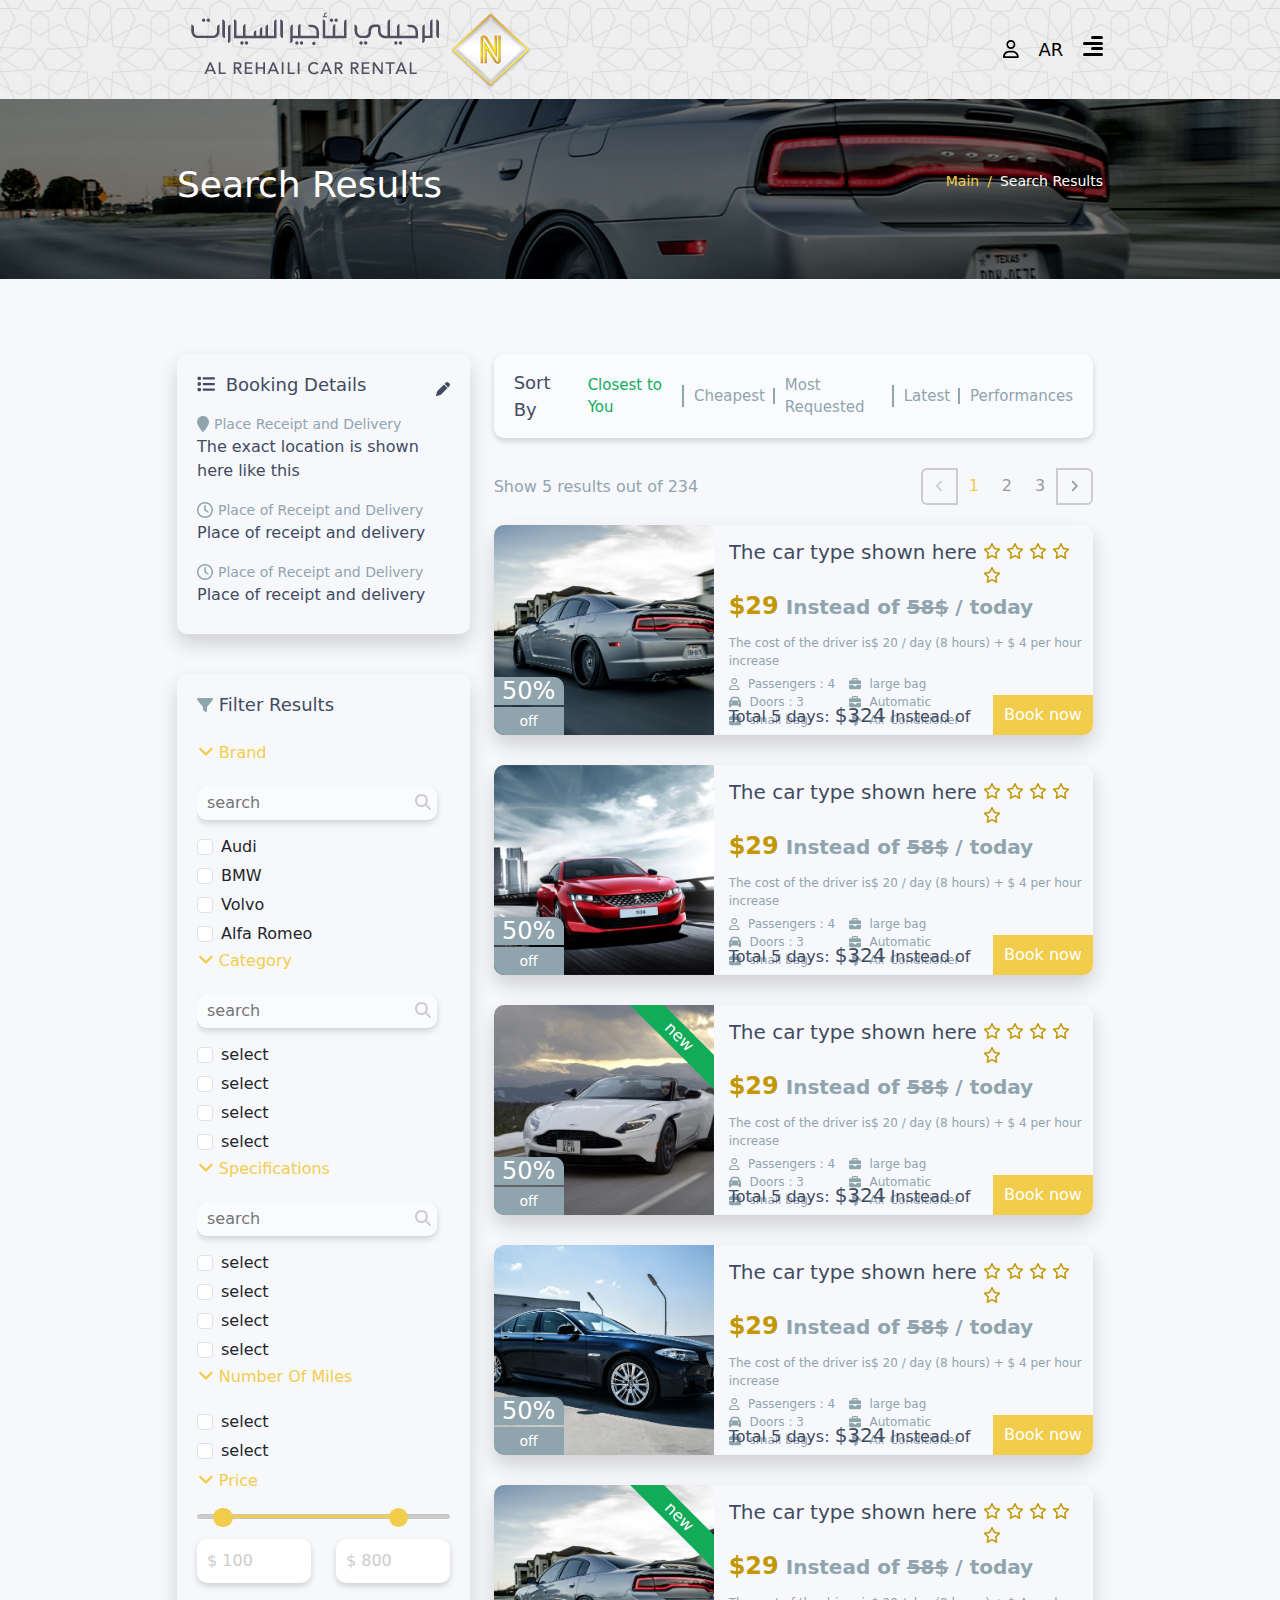
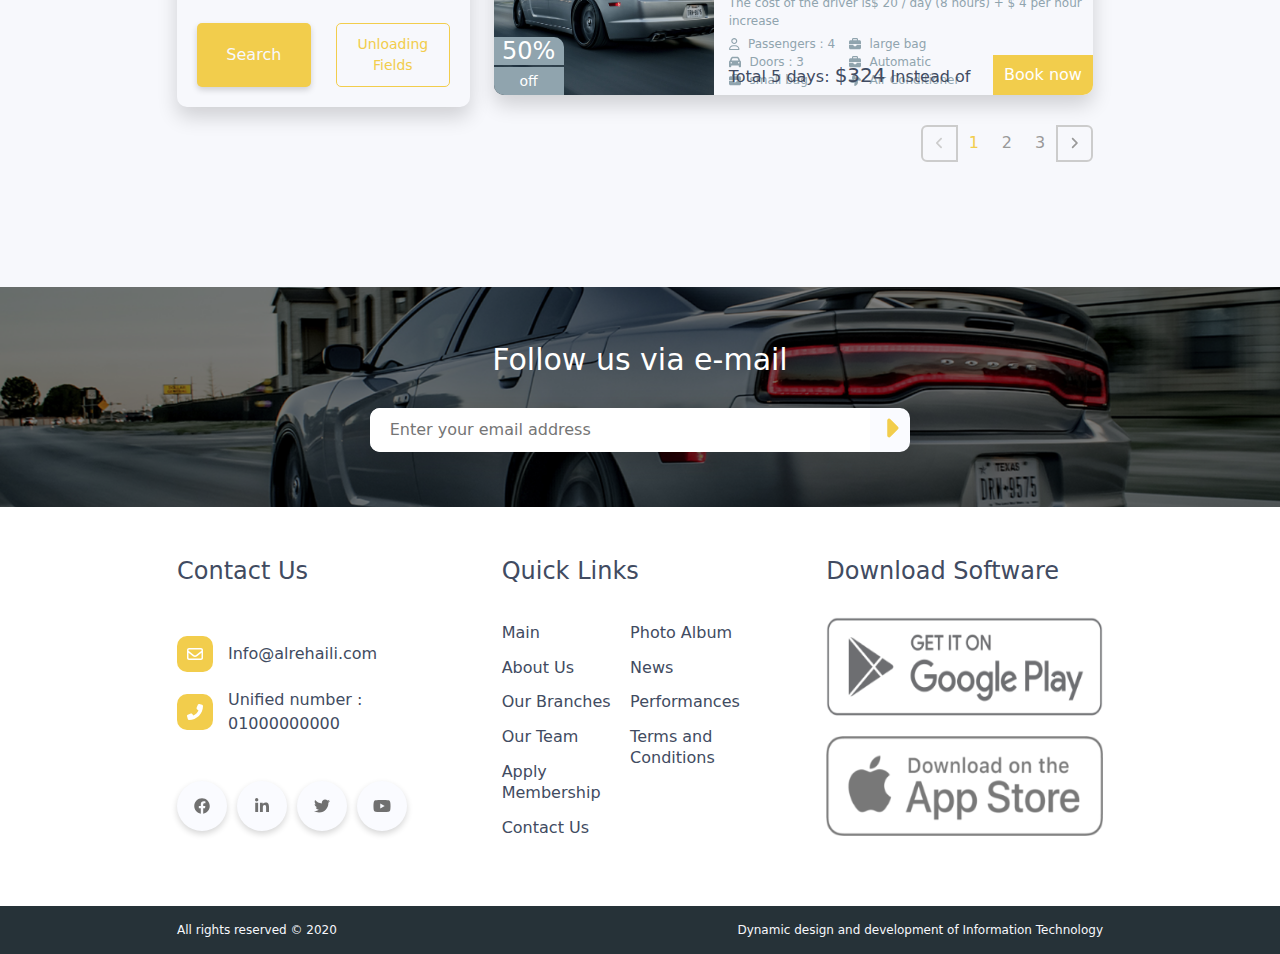
<file: secondpage-en.html>
<!DOCTYPE html>
<html lang="en">
<head>
  <meta charset="UTF-8">
  <meta http-equiv="X-UA-Compatible" content="IE=edge">
  <meta name="viewport" content="width=device-width, initial-scale=1.0">
  <title>AL REHAILI CAR RENTAL</title>
  <link rel="stylesheet" href="css/all.min.css">
  <link rel="stylesheet" href="css/bootstrap.min.css">
  <link rel="stylesheet" href="css/jquery-ui.min.css">
  <link rel="shortcut icon" href="images/logo_website.png" type="image/x-icon">
  <link rel="stylesheet" href="css/man-en.css">
  <link rel="stylesheet" href="css/responsive-en.css">
</head>
<body>
  <!-- Start header -->
  <header style="background-image: url('images/bg-header.png');">
    <div class="container">
      <div class="row">
        <div class="col-10 mx-auto">
          <div class="head">
            <div class="head-logo-company">
              <a href="main-en.html">
                <img src="images/logo.png" alt="">
              </a>
            </div>
            <ul class="head-menu">
              <li><a href="#"><i class="fa-regular fa-user"></i></a></li>
              <li><a href="index.html">AR</a></li>
              <li>
                <div class="bars">
                  <span></span>
                  <span></span>
                  <span></span>
                  <span></span>
                </div>
              </li>
            </ul>
          </div>
        </div>
      </div>
    </div>
  </header>
  <!-- End Header -->

  <!-- Start Aside -->
  <aside>
    <ul class="links-aside">
      <li><a class="active" href="#">Main</a></li>
      <li><a href="#">About Us</a></li>
      <li><a href="#">Our Branches</a></li>
      <li><a href="#">Our Team</a></li>
      <li><a href="#">Apply Membership</a></li>
      <li><a href="#">Contact Us</a></li>
    </ul>
  </aside>
  <!-- End Aside -->

  <!-- ٍStart search result section  -->
  <section class="search-results" style="background-image: url('images/bg-follow-us.png');">
    <div class="container">
      <div class="row">
        <div class="col-12 col-md-10 mx-auto">
          <div class="result-search">
            <h2>Search Results</h2>
            <nav aria-label="breadcrumb">
              <ol class="breadcrumb">
                <li class="breadcrumb-item"><a href="main-en.html">Main</a></li>
                <li class="breadcrumb-item active" aria-current="page">Search Results</li>
              </ol>
            </nav>
          </div>
        </div>
      </div>
    </div>
  </section>
  <!-- End search result section  -->

  <!-- Start Data Search Section -->
  <section class="data-search">
    <div class="container">
      <div class="row">
        <div class="col-12 col-md-10 mx-auto">
          <div class="search-data">
            <div class="row">
              <div class="col-12 col-lg-4 order-2 order-lg-1">
                <div class="booking-data">
                  <div class="title-booking-data">
                    <h4><i class="fa-solid fa-list list-icon"></i> Booking Details</h4>
                    <i class="fa-solid fa-pen pen"></i>
                  </div>
                  <div class="place-input">
                    <i class="fa-solid fa-location-pin location"></i>
                    <p>Place Receipt and Delivery</p>
                  </div>
                  <label class="place-text">The exact location is shown here like this</label>
                  
                  <div class="receipt-time">
                    <i class="fa-regular fa-clock clock"></i>
                    <p>Place of Receipt and Delivery</p>
                  </div>
                  <label class="receipt-time-text">Place of receipt and delivery</label>
                  <div class="delivery-time">
                    <i class="fa-regular fa-clock clock"></i>
                    <p>Place of Receipt and Delivery</p>
                  </div>
                  <label class="delivery-time-text">Place of receipt and delivery</label>
                </div>
                <form class="filter-cars">
                  <h4><i class="fa-solid fa-filter filter-icon"></i> Filter Results</h4>
                  <!-- Start Brand -->
                  <a class="brand-text btn" data-bs-toggle="collapse" href="#brand-form" role="button" aria-expanded="false" aria-controls="brand-form">
                    <i class="fa-solid fa-angle-down angle"></i> Brand
                  </a>
                  <div class="brand-form collapse show" id="brand-form">
                    <div class="typeCars">
                      <div class="brand-search">
                        <input type="search" placeholder="search">
                        <button><i class="fa-solid fa-magnifying-glass search-icon"></i></button>
                      </div>
                      <div class="form-check">
                        <input class="form-check-input" type="checkbox" id="typeCar1">
                        <label class="form-check-label" for="typeCar1">Audi</label>
                      </div>
                      <div class="form-check">
                        <input class="form-check-input" type="checkbox" id="typeCar2">
                        <label class="form-check-label" for="typeCar2">BMW</label>
                      </div>
                      <div class="form-check">
                        <input class="form-check-input" type="checkbox" id="typeCar3">
                        <label class="form-check-label" for="typeCar3">Volvo</label>
                      </div>
                      <div class="form-check">
                        <input class="form-check-input" type="checkbox" id="typeCar4">
                        <label class="form-check-label" for="typeCar4">Alfa Romeo</label>
                      </div>
                      <div class="form-check">
                        <input class="form-check-input" type="checkbox" id="typeCar5">
                        <label class="form-check-label" for="typeCar5">Audi</label>
                      </div>
                      <div class="form-check">
                        <input class="form-check-input" type="checkbox" id="typeCar6">
                        <label class="form-check-label" for="typeCar6">Volvo</label>
                      </div>
                      <div class="form-check">
                        <input class="form-check-input" type="checkbox" id="typeCar7">
                        <label class="form-check-label" for="typeCar7">Alfa Romeo</label>
                      </div>
                      <div class="form-check">
                        <input class="form-check-input" type="checkbox" id="typeCar8">
                        <label class="form-check-label" for="typeCar8">BMW</label>
                      </div>
                    </div>
                  </div>
                  <!-- End Brand -->
                  <!-- Start Category -->
                  <a class="category-text btn" data-bs-toggle="collapse" href="#category-form" role="button" aria-expanded="false" aria-controls="category-form">
                    <i class="fa-solid fa-angle-down angle"></i> Category
                  </a>
                  <div class="category-form collapse show" id="category-form">
                    <div class="options">
                      <div class="category-search">
                        <input type="search" placeholder="search">
                        <button><i class="fa-solid fa-magnifying-glass search-icon"></i></button>
                      </div>
                      <div class="form-check">
                        <input class="form-check-input" type="checkbox" id="category1">
                        <label class="form-check-label" for="category1">select</label>
                      </div>
                      <div class="form-check">
                        <input class="form-check-input" type="checkbox" id="category2">
                        <label class="form-check-label" for="category2">select</label>
                      </div>
                      <div class="form-check">
                        <input class="form-check-input" type="checkbox" id="category3">
                        <label class="form-check-label" for="category3">select</label>
                      </div>
                      <div class="form-check">
                        <input class="form-check-input" type="checkbox" id="category4">
                        <label class="form-check-label" for="category4">select</label>
                      </div>
                      <div class="form-check">
                        <input class="form-check-input" type="checkbox" id="category5">
                        <label class="form-check-label" for="category5">select</label>
                      </div>
                      <div class="form-check">
                        <input class="form-check-input" type="checkbox" id="category6">
                        <label class="form-check-label" for="category6">select</label>
                      </div>
                      <div class="form-check">
                        <input class="form-check-input" type="checkbox" id="category7">
                        <label class="form-check-label" for="category7">select</label>
                      </div>
                      <div class="form-check">
                        <input class="form-check-input" type="checkbox" id="category8">
                        <label class="form-check-label" for="category8">select</label>
                      </div>
                    </div>
                  </div>
                  <!-- end Category -->
                  <!-- Start Specifications -->
                  <a class="specifications-text btn" data-bs-toggle="collapse" href="#specifications-form" role="button" aria-expanded="false" aria-controls="specifications-form">
                    <i class="fa-solid fa-angle-down angle"></i> Specifications
                  </a>
                  <div class="specifications-form collapse show" id="specifications-form">
                    <div class="options">
                      <div class="specifications-search">
                        <input type="search" placeholder="search">
                        <button><i class="fa-solid fa-magnifying-glass search-icon"></i></button>
                      </div>
                      <div class="form-check">
                        <input class="form-check-input" type="checkbox" id="specification1">
                        <label class="form-check-label" for="specification1">select</label>
                      </div>
                      <div class="form-check">
                        <input class="form-check-input" type="checkbox" id="specification2">
                        <label class="form-check-label" for="specification2">select</label>
                      </div>
                      <div class="form-check">
                        <input class="form-check-input" type="checkbox" id="specification3">
                        <label class="form-check-label" for="specification3">select</label>
                      </div>
                      <div class="form-check">
                        <input class="form-check-input" type="checkbox" id="specification4">
                        <label class="form-check-label" for="specification4">select</label>
                      </div>
                      <div class="form-check">
                        <input class="form-check-input" type="checkbox" id="specification5">
                        <label class="form-check-label" for="specification5">select</label>
                      </div>
                      <div class="form-check">
                        <input class="form-check-input" type="checkbox" id="specification6">
                        <label class="form-check-label" for="specification6">select</label>
                      </div>
                      <div class="form-check">
                        <input class="form-check-input" type="checkbox" id="specification7">
                        <label class="form-check-label" for="specification7">select</label>
                      </div>
                      <div class="form-check">
                        <input class="form-check-input" type="checkbox" id="specification8">
                        <label class="form-check-label" for="specification8">select</label>
                      </div>
                    </div>
                  </div>
                  <!-- End Specifications -->
                  <!-- Start Miles -->
                  <a class="miles-text btn" data-bs-toggle="collapse" href="#miles-form" role="button" aria-expanded="false" aria-controls="miles-form">
                    <i class="fa-solid fa-angle-down angle"></i> Number Of Miles
                  </a>
                  <div class="miles-form collapse show" id="miles-form">
                    <div class="options">
                      <div class="form-check">
                        <input class="form-check-input" type="checkbox" id="mile1">
                        <label class="form-check-label" for="mile1">select</label>
                      </div>
                      <div class="form-check">
                        <input class="form-check-input" type="checkbox" id="mile2">
                        <label class="form-check-label" for="mile2">select</label>
                      </div>
                      
                    </div>
                  </div>
                  <a class="range-price-text btn" data-bs-toggle="collapse" href="#range-price-form" role="button" aria-expanded="false" aria-controls="range-price-form">
                    <i class="fa-solid fa-angle-down angle"></i> Price
                  </a>
                  <div class="range-price-form collapse show" id="range-price-form">
                    <div id="slider-range"></div>
                    <div class="inputs-prices">
                      <input type="text" name="min-price" id="min-price">
                      <input type="text" name="max-price" id="max-price">
                    </div>
                  </div>
                  
                  <div class="buttons">
                    <button class="search">Search</button>
                    <button class="empty-feild" type="reset">Unloading Fields</button>
                  </div>
                  <!-- End Miles -->
                  
                  <!-- Start Range -->
                  <!-- End Range -->
                </form>
              </div>
              <div class="col-12 col-lg-8 order-1 order-lg-2">
                <div class="menu-search">
                  <ul class="menu-title">
                    <p>Sort By</p>
                    <li class="active">Closest to You</li>
                    <li>Cheapest</li>
                    <li>Most Requested</li>
                    <li>Latest</li>
                    <li>Performances</li>
                  </ul>
                  <div class="row">
                    <div class="col-12">
                      <div class="header-item">
                        <h6 class="elements">Show <span class="show-elem">5</span>  results out of  <span class="all-elem">234</span></h6>
                        <nav aria-label="Page navigation">
                          <ul class="pagination">
                            <li class="page-item">
                              <a class="page-link disabled" href="#" aria-label="Previous">
                                <span aria-hidden="true"><i class="fa-solid fa-angle-left angle-icon"></i></span>
                              </a>
                            </li>
                            <li class="page-item active"><a class="page-link" href="#">1</a></li>
                            <li class="page-item"><a class="page-link" href="#">2</a></li>
                            <li class="page-item"><a class="page-link" href="#">3</a></li>
                            <li class="page-item">
                              <a class="page-link" href="#" aria-label="Next">
                                <span aria-hidden="true"><i class="fa-solid fa-angle-right angle-icon"></i></span>
                              </a>
                            </li>
                          </ul>
                        </nav>
                      </div>
                      <div class="box-card">
                        <div class="card-image">
                          <img src="images/bg-car-4.png" alt="">
                          <span class="discount">50%</span>
                          <span class="available">off</span>
                        </div>
                        <div class="text-card">
                          <div class="text-card-body">
                            <div class="name-car">
                              <h6>The car type shown here and the model</h6>
                              <div class="evaluation">
                                <i class="fa-regular fa-star star"></i>
                                <i class="fa-regular fa-star star"></i>
                                <i class="fa-regular fa-star star"></i>
                                <i class="fa-regular fa-star star"></i>
                                <i class="fa-regular fa-star star"></i>
                              </div>
                            </div>
                            <p class="money"><span class="currency-new">$</span><span class="price-new">29</span> Instead of <span class="price-old">58</span><span class="currency-old">$</span> / <span class="duration">today</span></p>
                            <p class=" driver-cost">The cost of the driver is$ 20 / day (8 hours) + $ 4 per hour increase</p>
                            <div class="car-info">
                              <ul class="info">
                                <li><i class="fa-regular fa-user info-icons"></i> Passengers : <span>4</span></li>
                                <li><i class="fa-solid fa-car info-icons"></i> Doors : <span>3</span></li>
                                <li><i class="fa-solid fa-briefcase info-icons"></i> small bag</li>
                              </ul>
                              <ul class="info">
                                <li> <i class="fa-solid fa-briefcase info-icons"></i> large bag</li>
                                <li> <i class="fa-solid fa-briefcase info-icons"></i> Automatic</li>
                                <li><i class="fa-solid fa-fan info-icons"></i> Air Conditioner</li>
                              </ul>
                            </div>
                          </div>
                          <div class="total">
                            <p class="total-mony"> Total 5 days: <span class="price-total">$324</span> Instead of <span>$406</span></p>
                            <form>
                              <button>Book now</button>
                            </form>
                          </div>
                        </div>
                      </div>
                      <div class="box-card">
                        <div class="card-image">
                          <img src="images/bg-car-7.png" alt="">
                          <span class="discount">50%</span>
                          <span class="available">off</span>
                        </div>
                        <div class="text-card">
                          <div class="text-card-body">
                            <div class="name-car">
                              <h6>The car type shown here and the model</h6>
                              <div class="evaluation">
                                <i class="fa-regular fa-star star"></i>
                                <i class="fa-regular fa-star star"></i>
                                <i class="fa-regular fa-star star"></i>
                                <i class="fa-regular fa-star star"></i>
                                <i class="fa-regular fa-star star"></i>
                              </div>
                            </div>
                            <p class="money"><span class="currency-new">$</span><span class="price-new">29</span> Instead of <span class="price-old">58</span><span class="currency-old">$</span> / <span class="duration">today</span></p>
                            <p class=" driver-cost">The cost of the driver is$ 20 / day (8 hours) + $ 4 per hour increase</p>
                            <div class="car-info">
                              <ul class="info">
                                <li><i class="fa-regular fa-user info-icons"></i> Passengers : <span>4</span></li>
                                <li><i class="fa-solid fa-car info-icons"></i> Doors : <span>3</span></li>
                                <li><i class="fa-solid fa-briefcase info-icons"></i> small bag</li>
                              </ul>
                              <ul class="info">
                                <li> <i class="fa-solid fa-briefcase info-icons"></i> large bag</li>
                                <li> <i class="fa-solid fa-briefcase info-icons"></i> Automatic</li>
                                <li><i class="fa-solid fa-fan info-icons"></i> Air Conditioner</li>
                              </ul>
                            </div>
                          </div>
                          <div class="total">
                            <p class="total-mony"> Total 5 days: <span class="price-total">$324</span> Instead of <span>$406</span></p>
                            <form>
                              <button>Book now</button>
                            </form>
                          </div>
                        </div>
                      </div>
                      <div class="box-card">
                        <div class="card-image">
                          <img src="images/bg-car-2.png" alt="">
                          <span class="new">new</span>
                          <span class="discount">50%</span>
                          <span class="available">off</span>
                        </div>
                        <div class="text-card">
                          <div class="text-card-body">
                            <div class="name-car">
                              <h6>The car type shown here and the model</h6>
                              <div class="evaluation">
                                <i class="fa-regular fa-star star"></i>
                                <i class="fa-regular fa-star star"></i>
                                <i class="fa-regular fa-star star"></i>
                                <i class="fa-regular fa-star star"></i>
                                <i class="fa-regular fa-star star"></i>
                              </div>
                            </div>
                            <p class="money"><span class="currency-new">$</span><span class="price-new">29</span> Instead of <span class="price-old">58</span><span class="currency-old">$</span> / <span class="duration">today</span></p>
                            <p class=" driver-cost">The cost of the driver is$ 20 / day (8 hours) + $ 4 per hour increase</p>
                            <div class="car-info">
                              <ul class="info">
                                <li><i class="fa-regular fa-user info-icons"></i> Passengers : <span>4</span></li>
                                <li><i class="fa-solid fa-car info-icons"></i> Doors : <span>3</span></li>
                                <li><i class="fa-solid fa-briefcase info-icons"></i> small bag</li>
                              </ul>
                              <ul class="info">
                                <li> <i class="fa-solid fa-briefcase info-icons"></i> large bag</li>
                                <li> <i class="fa-solid fa-briefcase info-icons"></i> Automatic</li>
                                <li><i class="fa-solid fa-fan info-icons"></i> Air Conditioner</li>
                              </ul>
                            </div>
                          </div>
                          <div class="total">
                            <p class="total-mony"> Total 5 days: <span class="price-total">$324</span> Instead of <span>$406</span></p>
                            <form>
                              <button>Book now</button>
                            </form>
                          </div>
                        </div>
                      </div>
                      <div class="box-card">
                        <div class="card-image">
                          <img src="images/bg-car-5.png" alt="">
                          <span class="discount">50%</span>
                          <span class="available">off</span>
                        </div>
                        <div class="text-card">
                          <div class="text-card-body">
                            <div class="name-car">
                              <h6>The car type shown here and the model</h6>
                              <div class="evaluation">
                                <i class="fa-regular fa-star star"></i>
                                <i class="fa-regular fa-star star"></i>
                                <i class="fa-regular fa-star star"></i>
                                <i class="fa-regular fa-star star"></i>
                                <i class="fa-regular fa-star star"></i>
                              </div>
                            </div>
                            <p class="money"><span class="currency-new">$</span><span class="price-new">29</span> Instead of <span class="price-old">58</span><span class="currency-old">$</span> / <span class="duration">today</span></p>
                            <p class=" driver-cost">The cost of the driver is$ 20 / day (8 hours) + $ 4 per hour increase</p>
                            <div class="car-info">
                              <ul class="info">
                                <li><i class="fa-regular fa-user info-icons"></i> Passengers : <span>4</span></li>
                                <li><i class="fa-solid fa-car info-icons"></i> Doors : <span>3</span></li>
                                <li><i class="fa-solid fa-briefcase info-icons"></i> small bag</li>
                              </ul>
                              <ul class="info">
                                <li> <i class="fa-solid fa-briefcase info-icons"></i> large bag</li>
                                <li> <i class="fa-solid fa-briefcase info-icons"></i> Automatic</li>
                                <li><i class="fa-solid fa-fan info-icons"></i> Air Conditioner</li>
                              </ul>
                            </div>
                          </div>
                          <div class="total">
                            <p class="total-mony"> Total 5 days: <span class="price-total">$324</span> Instead of <span>$406</span></p>
                            <form>
                              <button>Book now</button>
                            </form>
                          </div>
                        </div>
                      </div>
                      <div class="box-card">
                        <div class="card-image">
                          <img src="images/bg-car-4.png" alt="">
                          <span class="new">new</span>
                          <span class="discount">50%</span>
                          <span class="available">off</span>
                        </div>
                        <div class="text-card">
                          <div class="text-card-body">
                            <div class="name-car">
                              <h6>The car type shown here and the model</h6>
                              <div class="evaluation">
                                <i class="fa-regular fa-star star"></i>
                                <i class="fa-regular fa-star star"></i>
                                <i class="fa-regular fa-star star"></i>
                                <i class="fa-regular fa-star star"></i>
                                <i class="fa-regular fa-star star"></i>
                              </div>
                            </div>
                            <p class="money"><span class="currency-new">$</span><span class="price-new">29</span> Instead of <span class="price-old">58</span><span class="currency-old">$</span> / <span class="duration">today</span></p>
                            <p class=" driver-cost">The cost of the driver is$ 20 / day (8 hours) + $ 4 per hour increase</p>
                            <div class="car-info">
                              <ul class="info">
                                <li><i class="fa-regular fa-user info-icons"></i> Passengers : <span>4</span></li>
                                <li><i class="fa-solid fa-car info-icons"></i> Doors : <span>3</span></li>
                                <li><i class="fa-solid fa-briefcase info-icons"></i> small bag</li>
                              </ul>
                              <ul class="info">
                                <li> <i class="fa-solid fa-briefcase info-icons"></i> large bag</li>
                                <li> <i class="fa-solid fa-briefcase info-icons"></i> Automatic</li>
                                <li><i class="fa-solid fa-fan info-icons"></i> Air Conditioner</li>
                              </ul>
                            </div>
                          </div>
                          <div class="total">
                            <p class="total-mony"> Total 5 days: <span class="price-total">$324</span> Instead of <span>$406</span></p>
                            <form>
                              <button>Book now</button>
                            </form>
                          </div>
                        </div>
                      </div>
                      <nav class="pagination-bottom" aria-label="Page navigation" style="float: right;">
                        <ul class="pagination">
                          <li class="page-item">
                            <a class="page-link disabled" href="#" aria-label="Previous">
                              <span aria-hidden="true"><i class="fa-solid fa-angle-left angle-icon"></i></span>
                            </a>
                          </li>
                          <li class="page-item active"><a class="page-link" href="#">1</a></li>
                          <li class="page-item"><a class="page-link" href="#">2</a></li>
                          <li class="page-item"><a class="page-link" href="#">3</a></li>
                          <li class="page-item">
                            <a class="page-link" href="#" aria-label="Next">
                              <span aria-hidden="true"><i class="fa-solid fa-angle-right angle-icon"></i></span>
                            </a>
                          </li>
                        </ul>
                      </nav>
                    </div>
                    </div>
                  </div>
              </div>
            </div>
          </div>
        </div>
      </div>
    </div>
  </section>
  <!-- End Data Search Section -->

  <!-- Start Footer -->
  <footer>
    <div class="footer-head" style="background-image: url('images/bg-follow-us.png');">
      <h2>Follow us via e-mail</h2>
    <form>
      <input type="email" placeholder="Enter your email address" required>
      <button><i class="fa-solid fa-sort-down sort"></i></button>
    </form>
    </div>
    <div class="footer-body">
      <div class="container">
        <div class="row">
          <div class="col-10 mx-auto">
            <div class="row g-5">
              <div class="col-12 col-md-6 col-lg-4">
                <div class="connect-us">
                  <h2>Contact Us</h2>
                  <p><a href="mailTo:"><i class="fa-regular fa-envelope email"></i> <span>Info@alrehaili.com</span></a></p>
                  <p><a href="tel:"><i class="fa-solid fa-phone-flip phone"></i> <span> Unified number : 01000000000</span></a></p>
                  <ul class="communication-icons">
                    <li><a href="#"><i class="fa-brands fa-facebook icon"></i></a></li>
                    <li><a href="#"><i class="fa-brands fa-linkedin-in icon"></i></a></li>
                    <li><a href="#"><i class="fa-brands fa-twitter icon"></i></a></li>
                    <li><a href="#"><i class="fa-brands fa-youtube icon"></i></a></li>
                  </ul>
                </div>
              </div>
              <div class="col-12 col-md-6 col-lg-4">
                <div class="speed-links">
                  <h2>Quick Links</h2>
                  <div class="links">
                    <ul class="main">
                      <li><a href="#">Main</a></li>
                      <li><a href="#">About Us</a></li>
                      <li><a href="#">Our Branches</a></li>
                      <li><a href="#">Our Team</a></li>
                      <li><a href="#">Apply Membership</a></li>
                      <li><a href="#">Contact Us</a></li>
                    </ul>
                    <ul class="subsidiary">
                      <li><a href="#">Photo Album</a></li>
                      <li><a href="#">News</a></li>
                      <li><a href="#">Performances</a></li>
                      <li><a href="#">Terms and  Conditions</a></li>
                    </ul>
                  </div>
                </div>
              </div>
              <div class="col-12 col-lg-4">
                <div class="download-programming">
                  <h2>Download Software</h2>
                  <a href="#">
                    <img src="images/google-play.png" alt="google play">
                  </a>
                  <a href="#">
                    <img src="images/app-store.png" alt="app store">
                  </a>
                </div>
              </div>
            </div>
          </div>
        </div>
        
      </div>
    </div>
    <div class="footer-foot">
      <div class="container">
        <div class="row">
          <div class="col-10 mx-auto">
            <div class="space-foot">
              <span>All rights reserved &copy; 2020</span>
              <span>Dynamic design and development of Information Technology</span>
            </div>
          </div>
        </div>
        
      </div>
    </div>
  </footer>
  <!-- End Footer -->

  <!-- Start Chat -->
  <div class="chat-button" data-active="active">
    <i class="fa-solid fa-comments message-icon"></i>
    <span>2</span>
  </div>
  <div class="chat-message d-none">
    <span class="delete"><i class="fa-solid fa-xmark del-icon"></i></span>
    <div class="chats-box">
      <div class="chat-interface">
        <p class="text-center">Welcome, we are here to help you, <br/>contact us now</p>
        <img src="images/support-employee.png" alt="">
        <span>Available Now</span>
      </div> 
      <div class="notes">
        <p>We Will Reply to You Within Five Minutes</p>
      </div>
      <div class="chats">
        <p class="admin">Your welcome is usually answered within minutes</p>
        <p class="user">Thank you I want to get some answers about your company</p>
        <p class="admin">Your welcome is usually answered within minutes</p>
        <p class="user">Thank you I want to get some answers about your company</p>
        <p class="user">Thank you I want to get some answers about your company</p>
      </div>
    </div>
    <form class="message-text">
      <input type="text" placeholder="Write Your Message Here" required>
      <button><i class="fa-regular fa-paper-plane send-icon"></i></button>
    </form>
  </div>
  <!-- End Chat -->




  <script src="js/jquery-3.6.3.min.js"></script>
  <script src="js/jquery-ui.min.js"></script>
  <script src="js/all.min.js"></script>
  <script src="js/bootstrap.bundle.min.js"></script>
  <script src="js/isotope.pkgd.min.js"></script>
  <script src="js/main.js"></script>
  <script>
    /************************ Start collapse to filter ******************/ 
    if (window.outerWidth < 992 ) {
      let linkCollapse = document.querySelectorAll(".data-search .filter-cars a"),
          elementCollapse = document.querySelectorAll(".filter-cars .collapse");

      linkCollapse.forEach((item) => {
      item.classList.add("collapsed");
      });
      
      elementCollapse.forEach((item) => {
      item.classList.remove("show");
      });
    }
    /************************ End collapse to filter ******************/ 
    /************************ Start Input Slider Range  ******************/ 
    $( function() {
      $( "#slider-range" ).slider({
        range: true,
        min: 0,
        max: 1000,
        values: [ 100, 800 ],
        slide: function( event, ui ) {
          $("#min-price").val("$ " + ui.values[ 0 ]);
          $("#max-price").val("$ " + ui.values[ 1 ]);
        }
      });
      $("#min-price").val("$ " + $( "#slider-range" ).slider( "values", 0 ));
      $("#max-price").val("$ " + $( "#slider-range" ).slider( "values", 1 ))
    } );
    /*********************** End Input Slider Range ******************/
  </script>
</body>
</html>
</file>
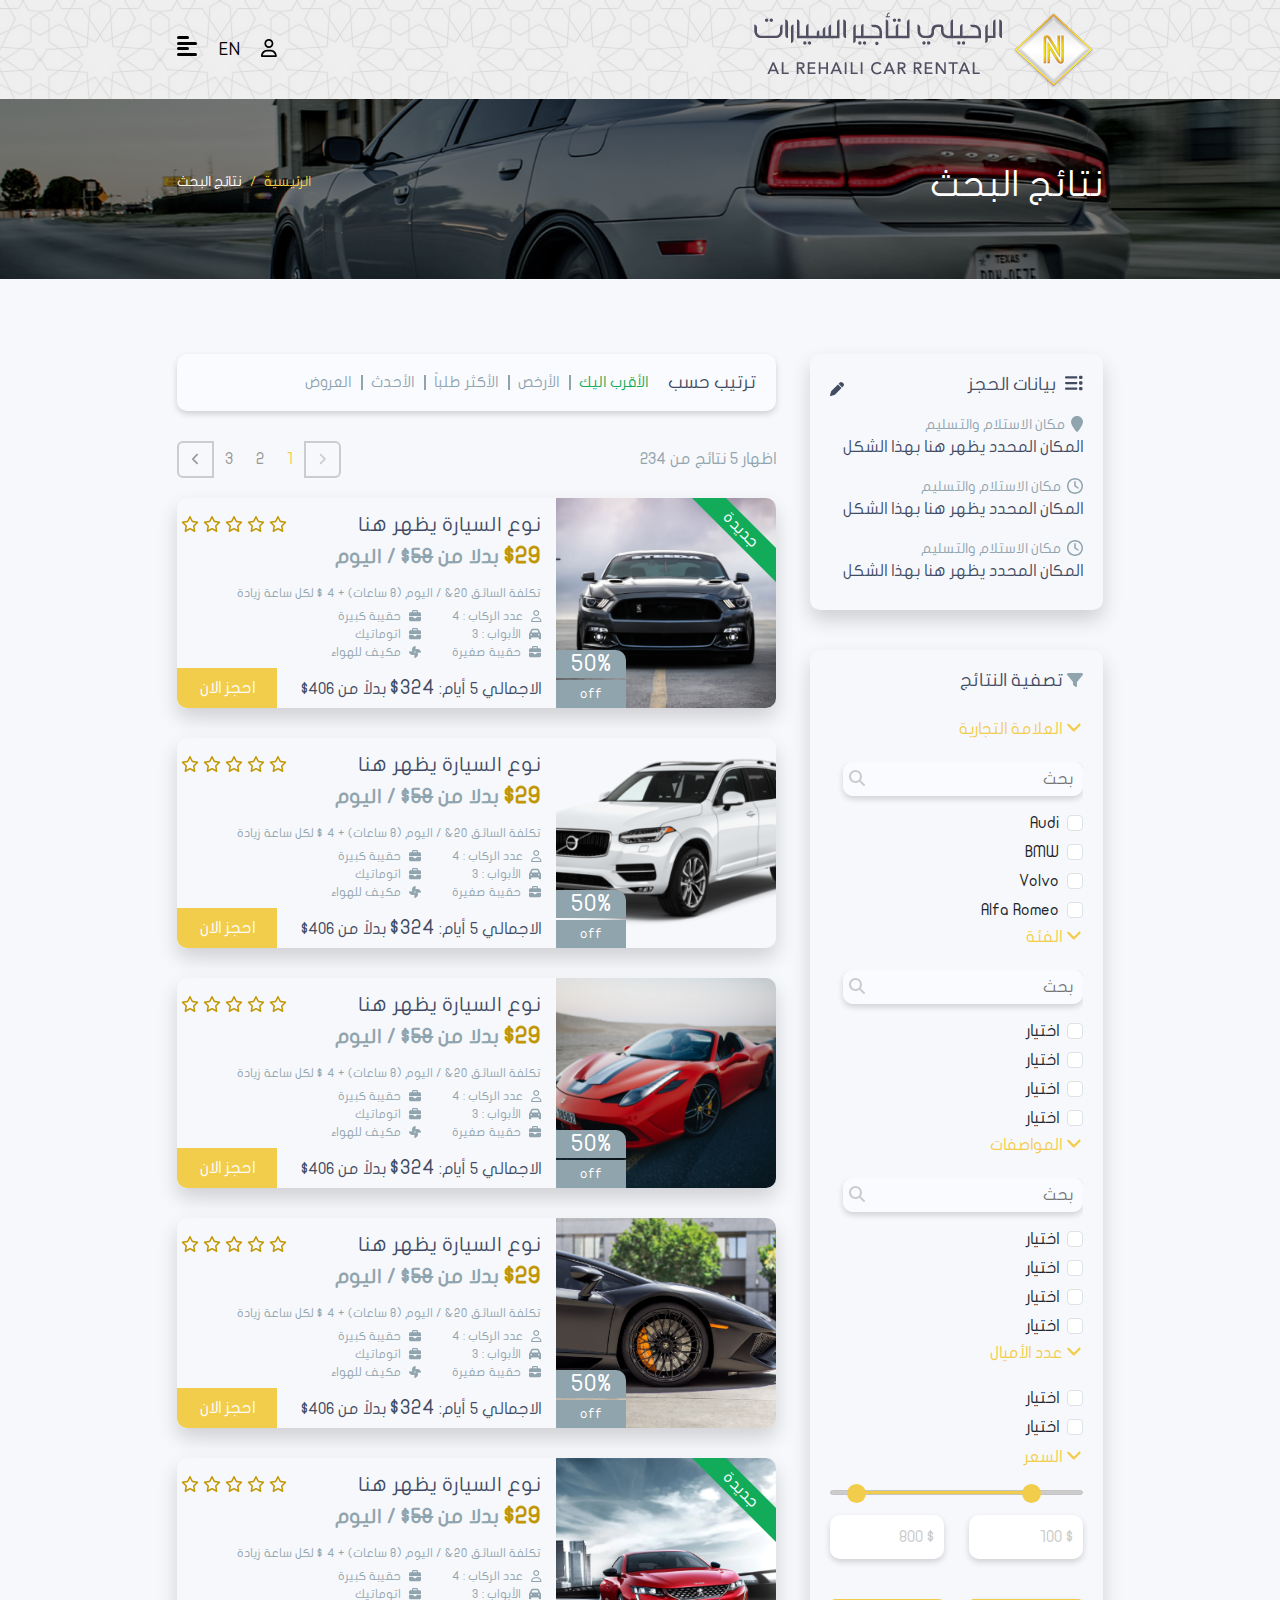
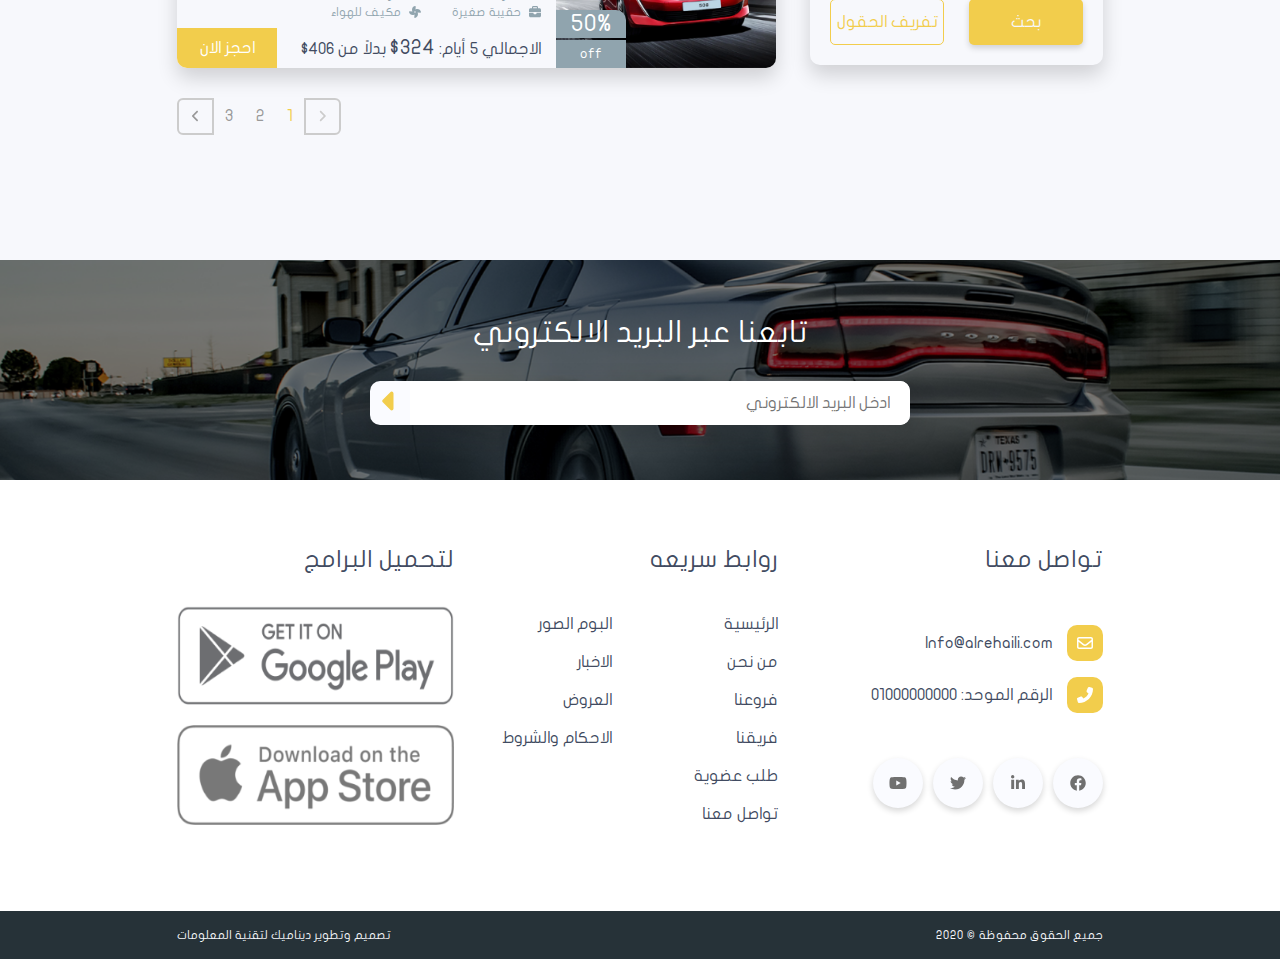
<file: secondpage.html>
<!DOCTYPE html>
<html lang="ar">
<head>
  <meta charset="UTF-8">
  <meta http-equiv="X-UA-Compatible" content="IE=edge">
  <meta name="viewport" content="width=device-width, initial-scale=1.0">
  <title>الرحيلي لتأجير السيارات</title>
  <link rel="stylesheet" href="css/bootstrap.rtl.min.css">
  <link rel="stylesheet" href="css/all.min.css">
  <link rel="stylesheet" href="css/jquery-ui.min.css">
  <link rel="shortcut icon" href="images/logo_website.png" type="image/x-icon">
  <link rel="stylesheet" href="css/main.css">
  <link rel="stylesheet" href="css/responsive.css">
</head>
<body>
  <!-- Start Head Section -->
  <header style="background-image: url('images/bg-header.png');">
    <div class="container">
      <div class="row">
        <div class="col-12 col-md-10 mx-auto">
          <div class="head">
            <div class="head-logo-company">
              <a href="index.html">
                <img src="images/logo.png" alt="">
              </a>
            </div>
            <ul class="head-menu">
              <li><a href="#"><i class="fa-regular fa-user"></i></a></li>
              <li><a href="main-en.html">EN</a></li>
              <li>
                <div class="bars">
                  <span></span>
                  <span></span>
                  <span></span>
                  <span></span>
                </div>
              </li>
            </ul>
          </div>
        </div>
      </div>
    </div>
  </header>
  <!-- End Head Section -->

  <!-- Start Aside -->
  <aside>
    <ul class="links-aside">
      <li><a class="active" href="#">الرئيسية</a></li>
      <li><a href="#">من نحن</a></li>
      <li><a href="#">فروعنا</a></li>
      <li><a href="#">فريقنا</a></li>
      <li><a href="#">طلب عضوية</a></li>
      <li><a href="#">تواصل معنا</a></li>
    </ul>
  </aside>
  <!-- End Aside -->

  <!-- ٍStart search result section  -->
  <section class="search-results" style="background-image: url('images/bg-follow-us.png');">
    <div class="container">
      <div class="row">
        <div class="col-12 col-md-10 mx-auto">
          <div class="result-search">
            <h2>نتائج البحث</h2>
            <nav aria-label="breadcrumb">
              <ol class="breadcrumb">
                <li class="breadcrumb-item"><a href="index.html">الرئيسية</a></li>
                <li class="breadcrumb-item active" aria-current="page">نتائج البحث</li>
              </ol>
            </nav>
          </div>
        </div>
      </div>
    </div>
  </section>
  <!-- End search result section  -->

  <!-- Start Data Search Section -->
  <section class="data-search">
    <div class="container">
      <div class="row">
        <div class="col-12 col-md-10 mx-auto">
          <div class="search-data">
            <div class="row">
              <div class="col-12 col-lg-4 order-2 order-lg-1">
                <div class="booking-data">
                  <div class="title-booking-data">
                    <h4><i class="fa-solid fa-list list-icon"></i> بيانات الحجز</h4>
                    <i class="fa-solid fa-pen pen"></i>
                  </div>
                  <div class="place-input">
                    <i class="fa-solid fa-location-pin location"></i>
                    <p>مكان الاستلام والتسليم</p>
                  </div>
                  <label class="place-text">المكان المحدد يظهر هنا بهذا الشكل</label>
                  
                  <div class="receipt-time">
                    <i class="fa-regular fa-clock clock"></i>
                    <p>مكان الاستلام والتسليم</p>
                  </div>
                  <label class="receipt-time-text">المكان المحدد يظهر هنا بهذا الشكل</label>

                  <div class="delivery-time">
                    <i class="fa-regular fa-clock clock"></i>
                    <p>مكان الاستلام والتسليم</p>
                  </div>
                  <label class="delivery-time-text">المكان المحدد يظهر هنا بهذا الشكل</label>
                </div>

                <form class="filter-cars">
                  <h4><i class="fa-solid fa-filter filter-icon"></i> تصفية النتائج</h4>
                  <!-- Start Brand -->
                  <a class="brand-text btn" data-bs-toggle="collapse" href="#brand-form" role="button" aria-expanded="false" aria-controls="brand-form">
                    <i class="fa-solid fa-angle-down angle"></i> العلامة التجارية
                  </a>
                  <div class="brand-form collapse show" id="brand-form">
                    <div class="typeCars">
                      <div class="brand-search">
                        <input type="search" placeholder="بحث">
                        <button><i class="fa-solid fa-magnifying-glass search-icon"></i></button>
                      </div>

                      <div class="form-check">
                        <input class="form-check-input" type="checkbox" id="typeCar1">
                        <label class="form-check-label" for="typeCar1">Audi</label>
                      </div>
                      <div class="form-check">
                        <input class="form-check-input" type="checkbox" id="typeCar2">
                        <label class="form-check-label" for="typeCar2">BMW</label>
                      </div>
                      <div class="form-check">
                        <input class="form-check-input" type="checkbox" id="typeCar3">
                        <label class="form-check-label" for="typeCar3">Volvo</label>
                      </div>
                      <div class="form-check">
                        <input class="form-check-input" type="checkbox" id="typeCar4">
                        <label class="form-check-label" for="typeCar4">Alfa Romeo</label>
                      </div>
                      <div class="form-check">
                        <input class="form-check-input" type="checkbox" id="typeCar5">
                        <label class="form-check-label" for="typeCar5">Audi</label>
                      </div>
                      <div class="form-check">
                        <input class="form-check-input" type="checkbox" id="typeCar6">
                        <label class="form-check-label" for="typeCar6">Volvo</label>
                      </div>
                      <div class="form-check">
                        <input class="form-check-input" type="checkbox" id="typeCar7">
                        <label class="form-check-label" for="typeCar7">Alfa Romeo</label>
                      </div>
                      <div class="form-check">
                        <input class="form-check-input" type="checkbox" id="typeCar8">
                        <label class="form-check-label" for="typeCar8">BMW</label>
                      </div>
                    </div>
                  </div>
                  <!-- End Brand -->
                  <!-- Start Category -->
                  <a class="category-text btn" data-bs-toggle="collapse" href="#category-form" role="button" aria-expanded="false" aria-controls="category-form">
                    <i class="fa-solid fa-angle-down angle"></i> الفئة
                  </a>
                  <div class="category-form collapse show" id="category-form">
                    <div class="options">
                      <div class="category-search">
                        <input type="search" placeholder="بحث">
                        <button><i class="fa-solid fa-magnifying-glass search-icon"></i></button>
                      </div>

                      <div class="form-check">
                        <input class="form-check-input" type="checkbox" id="category1">
                        <label class="form-check-label" for="category1">اختيار</label>
                      </div>
                      <div class="form-check">
                        <input class="form-check-input" type="checkbox" id="category2">
                        <label class="form-check-label" for="category2">اختيار</label>
                      </div>
                      <div class="form-check">
                        <input class="form-check-input" type="checkbox" id="category3">
                        <label class="form-check-label" for="category3">اختيار</label>
                      </div>
                      <div class="form-check">
                        <input class="form-check-input" type="checkbox" id="category4">
                        <label class="form-check-label" for="category4">اختيار</label>
                      </div>
                      <div class="form-check">
                        <input class="form-check-input" type="checkbox" id="category5">
                        <label class="form-check-label" for="category5">اختيار</label>
                      </div>
                      <div class="form-check">
                        <input class="form-check-input" type="checkbox" id="category6">
                        <label class="form-check-label" for="category6">اختيار</label>
                      </div>
                      <div class="form-check">
                        <input class="form-check-input" type="checkbox" id="category7">
                        <label class="form-check-label" for="category7">اختيار</label>
                      </div>
                      <div class="form-check">
                        <input class="form-check-input" type="checkbox" id="category8">
                        <label class="form-check-label" for="category8">اختيار</label>
                      </div>
                    </div>
                  </div>
                  <!-- end Category -->
                  <!-- Start Specifications -->
                  <a class="specifications-text btn" data-bs-toggle="collapse" href="#specifications-form" role="button" aria-expanded="false" aria-controls="specifications-form">
                    <i class="fa-solid fa-angle-down angle"></i> المواصفات
                  </a>
                  <div class="specifications-form collapse show" id="specifications-form">
                    <div class="options">
                      <div class="specifications-search">
                        <input type="search" placeholder="بحث">
                        <button><i class="fa-solid fa-magnifying-glass search-icon"></i></button>
                      </div>

                      <div class="form-check">
                        <input class="form-check-input" type="checkbox" id="specification1">
                        <label class="form-check-label" for="specification1">اختيار</label>
                      </div>
                      <div class="form-check">
                        <input class="form-check-input" type="checkbox" id="specification2">
                        <label class="form-check-label" for="specification2">اختيار</label>
                      </div>
                      <div class="form-check">
                        <input class="form-check-input" type="checkbox" id="specification3">
                        <label class="form-check-label" for="specification3">اختيار</label>
                      </div>
                      <div class="form-check">
                        <input class="form-check-input" type="checkbox" id="specification4">
                        <label class="form-check-label" for="specification4">اختيار</label>
                      </div>
                      <div class="form-check">
                        <input class="form-check-input" type="checkbox" id="specification5">
                        <label class="form-check-label" for="specification5">اختيار</label>
                      </div>
                      <div class="form-check">
                        <input class="form-check-input" type="checkbox" id="specification6">
                        <label class="form-check-label" for="specification6">اختيار</label>
                      </div>
                      <div class="form-check">
                        <input class="form-check-input" type="checkbox" id="specification7">
                        <label class="form-check-label" for="specification7">اختيار</label>
                      </div>
                      <div class="form-check">
                        <input class="form-check-input" type="checkbox" id="specification8">
                        <label class="form-check-label" for="specification8">اختيار</label>
                      </div>
                    </div>
                  </div>
                  <!-- End Specifications -->
                  <!-- Start Miles -->
                  <a class="miles-text btn" data-bs-toggle="collapse" href="#miles-form" role="button" aria-expanded="false" aria-controls="miles-form">
                    <i class="fa-solid fa-angle-down angle"></i> عدد الأميال
                  </a>
                  <div class="miles-form collapse show" id="miles-form">
                    <div class="options">

                      <div class="form-check">
                        <input class="form-check-input" type="checkbox" id="mile1">
                        <label class="form-check-label" for="mile1">اختيار</label>
                      </div>
                      <div class="form-check">
                        <input class="form-check-input" type="checkbox" id="mile2">
                        <label class="form-check-label" for="mile2">اختيار</label>
                      </div>
                      
                    </div>
                  </div>

                  <a class="range-price-text btn" data-bs-toggle="collapse" href="#range-price-form" role="button" aria-expanded="false" aria-controls="range-price-form">
                    <i class="fa-solid fa-angle-down angle"></i> السعر
                  </a>

                  <div class="range-price-form collapse show" id="range-price-form">
                    <div id="slider-range"></div>
                    <div class="inputs-prices">
                      <input type="text" name="min-price" id="min-price">
                      <input type="text" name="max-price" id="max-price">
                    </div>
                  </div>
                  
                  <div class="buttons">
                    <button class="search">بحث</button>
                    <button class="empty-feild" type="reset">تفريف الحقول</button>
                  </div>
                  <!-- End Miles -->

                  
                  <!-- Start Range -->


                  <!-- End Range -->
                </form>
              </div>
              <div class="col-12 col-lg-8 order-1 order-lg-2">
                <div class="menu-search">
                  <ul class="menu-title">
                    <p>ترتيب حسب</p>
                    <li class="active">الأقرب اليك</li>
                    <li>الأرخص</li>
                    <li>الأكثر طلباً</li>
                    <li>الأحدث</li>
                    <li>العروض</li>
                  </ul>

                  <div class="row">
                    <div class="col-12">
                      <div class="header-item">
                        <h6 class="elements">اظهار <span class="show-elem">5</span> نتائج من <span class="all-elem">234</span></h6>
                        <nav aria-label="Page navigation">
                          <ul class="pagination">
                            <li class="page-item">
                              <a class="page-link disabled" href="#" aria-label="Previous">
                                <span aria-hidden="true"><i class="fa-solid fa-angle-right angle-icon"></i></span>
                              </a>
                            </li>
                            <li class="page-item active"><a class="page-link" href="#">1</a></li>
                            <li class="page-item"><a class="page-link" href="#">2</a></li>
                            <li class="page-item"><a class="page-link" href="#">3</a></li>
                            <li class="page-item">
                              <a class="page-link" href="#" aria-label="Next">
                                <span aria-hidden="true"><i class="fa-solid fa-angle-left angle-icon"></i></span>
                              </a>
                            </li>
                          </ul>
                        </nav>
                      </div>

                      <div class="box-card">
                        <div class="card-image">
                          <img src="images/bg-car-1.png" alt="">
                          <span class="new">جديدة</span>
                          <span class="discount">50%</span>
                          <span class="available">off</span>
                        </div>
                        <div class="text-card">
                          <div class="text-card-body">
                            <div class="name-car">
                              <h6>نوع السيارة يظهر هنا والموديل </h6>
                              <div class="evaluation">
                                <i class="fa-regular fa-star star"></i>
                                <i class="fa-regular fa-star star"></i>
                                <i class="fa-regular fa-star star"></i>
                                <i class="fa-regular fa-star star"></i>
                                <i class="fa-regular fa-star star"></i>
                              </div>
                            </div>
                            <p class="money"><span class="currency-new">$</span><span class="price-new">29</span> بدلا من <span class="price-old">58</span><span class="currency-old">$</span> / <span class="duration">اليوم</span></p>
                            <p class=" driver-cost">تكلفة السائق 20& / اليوم (8 ساعات) + 4 $ لكل ساعة زيادة</p>
                            <div class="car-info">
                              <ul class="info">
                                <li><i class="fa-regular fa-user info-icons"></i> عدد الركاب : <span>4</span></li>
                                <li><i class="fa-solid fa-car info-icons"></i> الأبواب : <span>3</span></li>
                                <li><i class="fa-solid fa-briefcase info-icons"></i> حقيبة صغيرة</li>
                              </ul>
                              <ul class="info">
                                <li> <i class="fa-solid fa-briefcase info-icons"></i> حقيبة كبيرة</li>
                                <li> <i class="fa-solid fa-briefcase info-icons"></i> اتوماتيك</li>
                                <li><i class="fa-solid fa-fan info-icons"></i> مكيف للهواء</li>
                              </ul>
                            </div>
                          </div>
                          <div class="total">
                            <p class="total-mony"> الاجمالي 5 أيام: <span class="price-total">324$</span> بدلاً من <span>406$</span></p>
                            <form>
                              <button>احجز الان</button>
                            </form>
                          </div>
                        </div>
                      </div>

                      <div class="box-card">
                        <div class="card-image">
                          <img src="images/car.png" alt="">
                          <span class="discount">50%</span>
                          <span class="available">off</span>
                        </div>
                        <div class="text-card">
                          <div class="text-card-body">
                            <div class="name-car">
                              <h6>نوع السيارة يظهر هنا والموديل </h6>
                              <div class="evaluation">
                                <i class="fa-regular fa-star star"></i>
                                <i class="fa-regular fa-star star"></i>
                                <i class="fa-regular fa-star star"></i>
                                <i class="fa-regular fa-star star"></i>
                                <i class="fa-regular fa-star star"></i>
                              </div>
                            </div>
                            <p class="money"><span class="currency-new">$</span><span class="price-new">29</span> بدلا من <span class="price-old">58</span><span class="currency-old">$</span> / <span class="duration">اليوم</span></p>
                            <p class=" driver-cost">تكلفة السائق 20& / اليوم (8 ساعات) + 4 $ لكل ساعة زيادة</p>
                            <div class="car-info">
                              <ul class="info">
                                <li><i class="fa-regular fa-user info-icons"></i> عدد الركاب : <span>4</span></li>
                                <li><i class="fa-solid fa-car info-icons"></i> الأبواب : <span>3</span></li>
                                <li><i class="fa-solid fa-briefcase info-icons"></i> حقيبة صغيرة</li>
                              </ul>
                              <ul class="info">
                                <li> <i class="fa-solid fa-briefcase info-icons"></i> حقيبة كبيرة</li>
                                <li> <i class="fa-solid fa-briefcase info-icons"></i> اتوماتيك</li>
                                <li><i class="fa-solid fa-fan info-icons"></i> مكيف للهواء</li>
                              </ul>
                            </div>
                          </div>
                          <div class="total">
                            <p class="total-mony"> الاجمالي 5 أيام: <span class="price-total">324$</span> بدلاً من <span>406$</span></p>
                            <form>
                              <button>احجز الان</button>
                            </form>
                          </div>
                        </div>
                      </div>

                      <div class="box-card">
                        <div class="card-image">
                          <img src="images/bg-car-6.png" alt="">
                          <span class="discount">50%</span>
                          <span class="available">off</span>
                        </div>
                        <div class="text-card">
                          <div class="text-card-body">
                            <div class="name-car">
                              <h6>نوع السيارة يظهر هنا والموديل </h6>
                              <div class="evaluation">
                                <i class="fa-regular fa-star star"></i>
                                <i class="fa-regular fa-star star"></i>
                                <i class="fa-regular fa-star star"></i>
                                <i class="fa-regular fa-star star"></i>
                                <i class="fa-regular fa-star star"></i>
                              </div>
                            </div>
                            <p class="money"><span class="currency-new">$</span><span class="price-new">29</span> بدلا من <span class="price-old">58</span><span class="currency-old">$</span> / <span class="duration">اليوم</span></p>
                            <p class=" driver-cost">تكلفة السائق 20& / اليوم (8 ساعات) + 4 $ لكل ساعة زيادة</p>
                            <div class="car-info">
                              <ul class="info">
                                <li><i class="fa-regular fa-user info-icons"></i> عدد الركاب : <span>4</span></li>
                                <li><i class="fa-solid fa-car info-icons"></i> الأبواب : <span>3</span></li>
                                <li><i class="fa-solid fa-briefcase info-icons"></i> حقيبة صغيرة</li>
                              </ul>
                              <ul class="info">
                                <li> <i class="fa-solid fa-briefcase info-icons"></i> حقيبة كبيرة</li>
                                <li> <i class="fa-solid fa-briefcase info-icons"></i> اتوماتيك</li>
                                <li><i class="fa-solid fa-fan info-icons"></i> مكيف للهواء</li>
                              </ul>
                            </div>
                          </div>
                          <div class="total">
                            <p class="total-mony"> الاجمالي 5 أيام: <span class="price-total">324$</span> بدلاً من <span>406$</span></p>
                            <form>
                              <button>احجز الان</button>
                            </form>
                          </div>
                        </div>
                      </div>

                      <div class="box-card">
                        <div class="card-image">
                          <img src="images/bg-car-3.png" alt="">
                          <span class="discount">50%</span>
                          <span class="available">off</span>
                        </div>
                        <div class="text-card">
                          <div class="text-card-body">
                            <div class="name-car">
                              <h6>نوع السيارة يظهر هنا والموديل </h6>
                              <div class="evaluation">
                                <i class="fa-regular fa-star star"></i>
                                <i class="fa-regular fa-star star"></i>
                                <i class="fa-regular fa-star star"></i>
                                <i class="fa-regular fa-star star"></i>
                                <i class="fa-regular fa-star star"></i>
                              </div>
                            </div>
                            <p class="money"><span class="currency-new">$</span><span class="price-new">29</span> بدلا من <span class="price-old">58</span><span class="currency-old">$</span> / <span class="duration">اليوم</span></p>
                            <p class=" driver-cost">تكلفة السائق 20& / اليوم (8 ساعات) + 4 $ لكل ساعة زيادة</p>
                            <div class="car-info">
                              <ul class="info">
                                <li><i class="fa-regular fa-user info-icons"></i> عدد الركاب : <span>4</span></li>
                                <li><i class="fa-solid fa-car info-icons"></i> الأبواب : <span>3</span></li>
                                <li><i class="fa-solid fa-briefcase info-icons"></i> حقيبة صغيرة</li>
                              </ul>
                              <ul class="info">
                                <li> <i class="fa-solid fa-briefcase info-icons"></i> حقيبة كبيرة</li>
                                <li> <i class="fa-solid fa-briefcase info-icons"></i> اتوماتيك</li>
                                <li><i class="fa-solid fa-fan info-icons"></i> مكيف للهواء</li>
                              </ul>
                            </div>
                          </div>
                          <div class="total">
                            <p class="total-mony"> الاجمالي 5 أيام: <span class="price-total">324$</span> بدلاً من <span>406$</span></p>
                            <form>
                              <button>احجز الان</button>
                            </form>
                          </div>
                        </div>
                      </div>
                      <div class="box-card">
                        <div class="card-image">
                          <img src="images/bg-car-7.png" alt="">
                          <span class="new">جديدة</span>
                          <span class="discount">50%</span>
                          <span class="available">off</span>
                        </div>
                        <div class="text-card">
                          <div class="text-card-body">
                            <div class="name-car">
                              <h6>نوع السيارة يظهر هنا والموديل </h6>
                              <div class="evaluation">
                                <i class="fa-regular fa-star star"></i>
                                <i class="fa-regular fa-star star"></i>
                                <i class="fa-regular fa-star star"></i>
                                <i class="fa-regular fa-star star"></i>
                                <i class="fa-regular fa-star star"></i>
                              </div>
                            </div>
                            <p class="money"><span class="currency-new">$</span><span class="price-new">29</span> بدلا من <span class="price-old">58</span><span class="currency-old">$</span> / <span class="duration">اليوم</span></p>
                            <p class=" driver-cost">تكلفة السائق 20& / اليوم (8 ساعات) + 4 $ لكل ساعة زيادة</p>
                            <div class="car-info">
                              <ul class="info">
                                <li><i class="fa-regular fa-user info-icons"></i> عدد الركاب : <span>4</span></li>
                                <li><i class="fa-solid fa-car info-icons"></i> الأبواب : <span>3</span></li>
                                <li><i class="fa-solid fa-briefcase info-icons"></i> حقيبة صغيرة</li>
                              </ul>
                              <ul class="info">
                                <li> <i class="fa-solid fa-briefcase info-icons"></i> حقيبة كبيرة</li>
                                <li> <i class="fa-solid fa-briefcase info-icons"></i> اتوماتيك</li>
                                <li><i class="fa-solid fa-fan info-icons"></i> مكيف للهواء</li>
                              </ul>
                            </div>
                          </div>
                          <div class="total">
                            <p class="total-mony"> الاجمالي 5 أيام: <span class="price-total">324$</span> بدلاً من <span>406$</span></p>
                            <form>
                              <button>احجز الان</button>
                            </form>
                          </div>
                        </div>
                      </div>

                      <nav class="pagination-bottom" aria-label="Page navigation" style="float: left;">
                        <ul class="pagination">
                          <li class="page-item">
                            <a class="page-link disabled" href="#" aria-label="Previous">
                              <span aria-hidden="true"><i class="fa-solid fa-angle-right angle-icon"></i></span>
                            </a>
                          </li>
                          <li class="page-item active"><a class="page-link" href="#">1</a></li>
                          <li class="page-item"><a class="page-link" href="#">2</a></li>
                          <li class="page-item"><a class="page-link" href="#">3</a></li>
                          <li class="page-item">
                            <a class="page-link" href="#" aria-label="Next">
                              <span aria-hidden="true"><i class="fa-solid fa-angle-left angle-icon"></i></span>
                            </a>
                          </li>
                        </ul>
                      </nav>

                    </div>
                    </div>
                  </div>

              </div>
            </div>
          </div>
        </div>
      </div>
    </div>
  </section>
  <!-- End Data Search Section -->

  <!-- Start Footer -->
  <footer>
    <div class="footer-head" style="background-image: url('images/bg-follow-us.png');">
      <h2>تابعنا عبر البريد الالكتروني</h2>
    <form>
      <input type="email" placeholder="ادخل البريد الالكتروني" required>
      <button><i class="fa-solid fa-sort-down sort"></i></button>
    </form>
    </div>
    <div class="footer-body">
      <div class="container">
        <div class="row">
          <div class="col-12 col-md-10 mx-auto">
            <div class="row g-0 g-sm-5">
              <div class="col-12 col-md-6 col-lg-4 py-3 py-sm-auto">
                <div class="connect-us">
                  <h2>تواصل معنا</h2>
                  <p><a href="mailTo:"><i class="fa-regular fa-envelope email"></i> <span>Info@alrehaili.com</span></a></p>
                  <p><a href="tel:"><i class="fa-solid fa-phone-flip phone"></i> <span> الرقم الموحد: 01000000000</span></a></p>
                  <ul class="communication-icons">
                    <li><a href="#"><i class="fa-brands fa-facebook icon"></i></a></li>
                    <li><a href="#"><i class="fa-brands fa-linkedin-in icon"></i></a></li>
                    <li><a href="#"><i class="fa-brands fa-twitter icon"></i></a></li>
                    <li><a href="#"><i class="fa-brands fa-youtube icon"></i></a></li>
                  </ul>
                </div>
              </div>
              <div class="col-12 col-md-6 col-lg-4 py-3 py-sm-auto">
                <div class="speed-links">
                  <h2>روابط سريعه</h2>
                  <div class="links">
                    <ul class="main">
                      <li><a href="#">الرئيسية</a></li>
                      <li><a href="#">من نحن</a></li>
                      <li><a href="#">فروعنا</a></li>
                      <li><a href="#">فريقنا</a></li>
                      <li><a href="#">طلب عضوية</a></li>
                      <li><a href="#">تواصل معنا</a></li>
                    </ul>
                    <ul class="subsidiary">
                      <li><a href="#">البوم الصور</a></li>
                      <li><a href="#">الاخبار</a></li>
                      <li><a href="#">العروض</a></li>
                      <li><a href="#">الاحكام والشروط</a></li>
                    </ul>
                  </div>
                </div>
              </div>
              <div class="col-12 col-lg-4 py-3 py-sm-auto">
                <div class="download-programming">
                  <h2>لتحميل البرامج</h2>
                  <a href="#">
                    <img src="images/google-play.png" alt="google play">
                  </a>
                  <a href="#">
                    <img src="images/app-store.png" alt="app store">
                  </a>
                </div>
              </div>
            </div>
          </div>
        </div>
        
      </div>
    </div>
    <div class="footer-foot">
      <div class="container">
        <div class="row">
          <div class="col-12 col-md-10 mx-auto">
            <div class="space-foot">
              <span>جميع الحقوق محفوظة &copy; 2020</span>
              <span>تصميم وتطوير ديناميك لتقنية المعلومات</span>
            </div>
          </div>
        </div>
        
      </div>
    </div>
  </footer>
  <!-- End Footer -->

  <!-- Start Chat -->
  <div class="chat-button" data-active="active">
    <i class="fa-solid fa-comments message-icon"></i>
    <span>2</span>
  </div>
  <div class="chat-message d-none">
    <span class="delete"><i class="fa-solid fa-xmark del-icon"></i></span>
    <div class="chats-box">
      <div class="chat-interface">
        <p class="text-center">مرحباً بك، نحن هنا لنقوم بمساعدتك، تواصل معنا الان</p>
        <img src="images/support-employee.png" alt="">
        <span>متاح الان</span>
      </div> 
      <div class="notes">
        <p>سنقوم بالرد عليك في غضون خمس دقائق</p>
      </div>
      <div class="chats">
        <p class="admin">مرحباً بك عادةً ما يتم الرد خلال دقائق</p>
        <p class="user">شكرا لك اريد الحصول على بعض الاجوبة عن شركتكم</p>
        <p class="admin">مرحباً بك عادةً ما يتم الرد خلال دقائق</p>
        <p class="user">شكرا لك اريد الحصول على بعض الاجوبة عن شركتكم</p>
        <p class="user">شكرا لك اريد الحصول على بعض الاجوبة عن شركتكم</p>
      </div>
    </div>
    <form class="message-text">
      <input type="text" placeholder="اكتب رسالتك هنا" required>
      <button><i class="fa-regular fa-paper-plane send-icon"></i></button>
    </form>
  </div>
  <!-- End Chat -->

  <script src="js/jquery-3.6.3.min.js"></script>
  <script src="js/bootstrap.bundle.min.js"></script>
  <script src="js/all.min.js"></script>
  <script src="js/jquery-ui.min.js"></script>
  <script src="js/main.js"></script>
  <script>
    // Start collapse to filter 
    if (window.outerWidth < 992 ) {
      let linkCollapse = document.querySelectorAll(".data-search .filter-cars a"),
          elementCollapse = document.querySelectorAll(".filter-cars .collapse");

      linkCollapse.forEach((item) => {
      item.classList.add("collapsed");
      });
      
      elementCollapse.forEach((item) => {
      item.classList.remove("show");
      });
    }
    // End collapse to filter 
    /************************ Start Input Slider Range  ******************/ 
    $( function() {
      $( "#slider-range" ).slider({
        range: true,
        min: 0,
        max: 1000,
        values: [ 100, 800 ],
        slide: function( event, ui ) {
          $("#min-price").val("$ " + ui.values[ 0 ]);
          $("#max-price").val("$ " + ui.values[ 1 ]);
        }
      });
      $("#min-price").val("$ " + $( "#slider-range" ).slider( "values", 0 ));
      $("#max-price").val("$ " + $( "#slider-range" ).slider( "values", 1 ))
    } );
    /*********************** End Input Slider Range ******************/
  </script>
</body>
</html>
</file>
<file: css/main.css>
:root {
  --second-color : #F2CD4C;
  --third-color : #C29703;
  --dark-color : #414B61;
}

ul,ol {
  list-style-type: none;
  padding: 0;
  margin: 0;
}
a {
  text-decoration: none;
  color: #000;
}
html, body, * {
  direction: rtl;
  text-align: right;
  font-family: 'JFFlatRegular';
}
/********************************** Start First Page ***************************/
/* Start Header */
header {
  background-size: cover;
  background-position: center center;
  background-repeat: no-repeat;
  background-color: #EEE;
  position: relative;
  z-index: 15;
}
header.fixed {
  position: fixed;
  width: 100%;
  z-index: 200;
}
header .head {
  height: 99px;
  display: flex;
  justify-content: space-between;
  align-items: center;
}
header.fixed .head {
  height: 80px;
}
header .head .head-logo-company {
  width: 363px;
  height: 91px;
  transition: 0.4s all ease-out;
}
header.fixed .head .head-logo-company {
  width: 280px;
  height: 70px;
}
header .head .head-logo-company img {
  width: 100%;
  height: 100%;
}
header .head .head-menu li .bars {
  width: 20px;
  height: 20px;
  display: flex;
  flex-direction: column;
  justify-content: space-between;
  cursor: pointer;
  direction: ltr;
}
header .head .head-menu {
  width: 100px;
  display: flex;
  justify-content: space-between;
}
header .head .head-menu li a {
  font-size: 18px;
}
header .head .head-menu li .bars span {
  height: 3px;
  background-color: #000;
  border-radius: 5px;
}
header .head .head-menu li .bars span:nth-child(1),
header .head .head-menu li .bars span:nth-child(3) {
  width: 60%;
}
header .head .head-menu li .bars span:nth-child(2),
header .head .head-menu li .bars span:nth-child(4) {
  width: 100%;
}
/* End Header */
/* Start aside  */
aside {
  position: fixed;
  top: 0;
  right: -450px;
  width: 400px;
  height: 100vh;
  background-color: #EEE;
  z-index: 20;
  padding-top: 100px;
  transition: 0.8s right ease-in-out;
}
aside.show {
  right: 0;
}
aside .links-aside li a {
  display: block;
  text-align: center;
  padding: 10px 20px;
}
aside .links-aside li a:is(:hover,.active) {
  background-color: var(--third-color);
}
/* End aside  */
/* Start Section Main */
.main .main-content {
  padding-top: 50px;
  height: 838px;
  background-color: #EEE;
  position: relative;
  display: flex;
  flex-direction: column;
  justify-content: space-between;
}
.main .main-content form {
  padding-right: 25px;
}
.main .main-content form h3 {
  margin-bottom: 30px;
  color: var(--dark-color);
}
.main .main-content form .form-row .form-group {
  display: inline-block;
}
.main .main-content form .form-row  label {
  margin-bottom: 15px;
  color: var(--dark-color);
}
.main .main-content form .form-row  .form-check label{
  margin: 0;
}
.main .main-content form .form-row .form-group input {
  font-size: 13px;
  padding: 7px;
  border: unset;
  box-shadow: 2px 2px 5px #999;
}
.main .main-content form .form-row .form-group .form-control:focus {
  border-color: unset;
  box-shadow: 2px 2px 5px #999;
}
.main .main-content form .form-row .form-group button {
  padding: 7px 15px;
  color: #FFF;
  background-color: var(--second-color);
  outline: unset;
  border: unset;
  border-radius: 5px;
}
.main .main-content form .form-row .form-check {
  display: flex;
  align-items: center;
  margin-top: 15px;
}
.main .main-content form .form-row .form-check .form-check-input {
  float: none;
  margin: 0;
  margin-left: 10px;
}
.main .main-content .main-area {
  display: grid;
  grid-template-columns: 40% 60%;
  width: 82%;
  height: 280px;
  background-color: #FAFBFF;
  border-radius: 10px;
  position: absolute;
  top: 190px;
  right: 24px;
  padding: 20px 0;
  z-index: 20;
}
.main .main-content .main-area .places {
  overflow-y: auto;
}
.main .main-content .main-area .places::-webkit-scrollbar {
  width: 5px;
}
.main .main-content .main-area .places::-webkit-scrollbar-thumb {
  background-color: #90A4AE;
}
.main .main-content .main-area .places::-webkit-scrollbar-track {
  background-color: #CCC;
}
.main .main-content .main-area .places .place {
  padding: 0 15px;
  cursor: pointer;
}
.main .main-content .main-area .places .place:hover {
  background-color: #EEE;
}
.main .main-content .main-area .places .place h6 {
  font-size: 15px;
  overflow: hidden;
  white-space: nowrap;
  text-overflow: ellipsis;
}
.main .main-content .main-area .places .place h6 .plane-icon {
  font-size: 15px;
  margin-left: 7px;
}
.main .main-content .main-area .places .place p {
  font-size: 10px;
  font-weight: 600;
  margin-right: 26px;
  margin-bottom: 7px;
}

.main .main-content .main-area .map {
  padding: 0 20px;
}
.main .main-content .main-area .map .map-title h6 {
  font-size: 18px;
}
.main .main-content .main-area .map .map-title p {
  font-size: 14px;
  margin-bottom: 5px;
}
.main .main-content .main-area .map .google-map iframe {
  width: 100%;
  height: 130px;
}
.main .main-content .main-foot-bar {
  background-color: var(--third-color);
  width: 100%;
  height: 170px;
  display: flex;
}
.main .main-content .main-foot-bar img {
  margin-top: -70px;
  margin-right: 30px;
  width: 300px;
  height: 200px;
  object-fit: cover;
}
.main .main-content .main-foot-bar .listen-with-discount {
  height: 100%;
  width: 100%;
  display: flex;
  flex-direction: column;
  align-items: center;
  justify-content: center;
  color: #F7F8FC;
}
.main .main-content .main-foot-bar .listen-with-discount h2 {
  font-size: 36px;
}
.main .main-content .main-foot-bar .listen-with-discount p {
  font-size: 18px;
  font-weight: 600;
}
.main .main-content .btn-book-now {
  background-color: var(--second-color);
  z-index: 10;
  width: 200px;
  height: 170px;
  position: absolute;
  bottom: 0;
  left: -200px;
  border-top-left-radius: 5px;
  display: flex;
  flex-direction: column;
  justify-content: center;
  align-items: center;
  color: #FFF;
}
.main .main-content .btn-book-now:hover {
  background-color: var(--third-color);
}
.main .main-content .btn-book-now h5 {
  font-size: 30px;
}
.main .main-content .btn-book-now p {
  font-size: 17px;
  font-weight: 600;
}

/*swiper*/
.main .swiper {
  width: 100%;
  height: 838px;
}
.main .swiper .swiper-slide {
  position: relative;
  background-size: cover;
  background-position: center center;
  background-repeat: no-repeat;
}
.main .swiper-rtl .swiper-button-next:after,
.main .swiper-rtl .swiper-button-prev:after {
  color: #FFF;
}
.swiper-horizontal>.swiper-pagination-bullets .swiper-pagination-bullet, 
.swiper-pagination-horizontal.swiper-pagination-bullets .swiper-pagination-bullet {
  border: 9px solid #FFF;
  background: var(--second-color);
  height: 30px;
  width: 30px;
  padding: 0;
  border-radius: unset;
}
/* End Section Main */

/* Start Section Filter */
.sec-filter {
  padding: 70px 0;
  background-color: #F7F8FC;
}
.sec-filter .filter-menu {
  width: 800px;
  margin: 0 auto;
  display: flex;
  justify-content: space-between;
  margin-bottom: 40px;
}
.sec-filter .filter-menu li {
  padding: 7px 15px;
  box-shadow: 1px 2px 5px #999;
  border-radius: 10px;
  cursor: pointer;
  padding: 10px 40px;
  color: var(--dark-color);
}
.sec-filter .filter-menu li:hover {
  background-color: var(--second-color);
}
.sec-filter .filter-menu li.active {
  background-color: #90A4AE;
  text-shadow: unset;
}
.sec-filter .grid-height {
  height: 1130px;
  overflow: hidden;
  padding-bottom: 20px;
}
.sec-filter .grid-height .grid .card {
  border: 20px;
  overflow: hidden;
  box-shadow: 0 10px 20px rgb(0 0 0 / 16%);
  border-radius: 10px;
}
.sec-filter .grid-height .grid .card a .bg-card {
  width: 100%;
  height: 250px;
  background-size: cover;
  background-position: center center;
  background-repeat: no-repeat;
  position: relative;
}
.sec-filter .grid-height .grid .card a .bg-card:hover::after {
  content: "";
  position: absolute;
  left: 0;
  top: 0;
  width: 100%;
  height: 100%;
  background-color: #000;
  opacity: 0.5;
  z-index: 15;
}
.sec-filter .grid-height .grid .card .bg-card .new {
  position: absolute;
  top: 20px;
  right: -40px;
  width: 150px;
  text-align: center;
  z-index: 7;
  transform: rotate(45deg);
  background-color: #11AB59;
  color: #FFF;
}
.sec-filter .grid-height .grid .card .bg-card .available,
.sec-filter .grid-height .grid .card .bg-card .discount {
  position: absolute;
  left: 0;
  color: #FFF;
  background-color: #90A4AE;
  line-height: 28px;
  width: 70px;
  text-align: center;
}
.sec-filter .grid-height .grid .card .bg-card .available {
  bottom: 0;
  font-size: 14px;
}
.sec-filter .grid-height .grid .card .bg-card .discount {
  bottom: 30px;
  font-size: 24px;
  border-top-right-radius: 10px;
}
.sec-filter .grid-height .grid .card a .bg-card .link {
  position: absolute;
  border-radius: 50px;
  top: 50%;
  left: 50%;
  transform: translate(-50%, -50%);
  background-color: #11AB59;
  border: 10px solid #11AB59;
  color: #FFF;
  font-size: 16px;
  z-index: 17;
  display: none;
}
.sec-filter .grid-height .grid .card a .bg-card:hover .link {
  display: block;
}


.sec-filter .grid-height .grid .element-item .card .card-body .comment {
  display: flex;
  justify-content: space-between;
  align-items: center;
}
.sec-filter .grid-height .grid .element-item .card .card-body .comment .evaluation .star {
  color: var(--third-color);
  cursor: pointer;
}
.sec-filter .grid-height .grid .element-item .card .card-body .comment .heart {
  color: red;
  cursor: pointer;
}
.sec-filter .grid-height .grid .element-item .card .card-body .card-title {
  font-size: 20px;
  margin-top: 14px;
  color: var(--dark-color);
}
.sec-filter .grid-height .grid .element-item .card .card-body .money {
  color: #90A4AE;
  font-size: 20px;
  font-weight: 600;
}
.sec-filter .grid-height .grid .element-item .card .card-body .money .currency-new,
.sec-filter .grid-height .grid .element-item .card .card-body .money .price-new {
  color: var(--third-color);
  font-size: 24px;
  font-weight: 700;
}
.sec-filter .grid-height .grid .element-item .card .card-body p {
  font-weight: 500;
  color: #90A4AE;
  font-size: 14px;
}
.sec-filter .grid-height .grid .element-item .card .card-body .view-details {
  border: 1px solid var(--second-color);
  color: var(--second-color);
  display: block;
  width: 150px;
  margin: auto;
  margin-bottom: 20px;
  padding: 10px;
}
.sec-filter .grid-height .grid .element-item .card .card-body .view-details:hover {
  color: #FFF;
  background-color: var(--second-color);
}
.sec-filter .show-more{
  border: unset;
  text-decoration: underline;
  display: block;
  width: 100px;
  margin: 20px auto;
  text-align: center;
  color: var(--dark-color);
  cursor: pointer;
}
/*********************************** End Section Filter *************/

/******************************* Start Footer *******************/
/* Start Footer Head */
footer .footer-head {
  background-size: cover;
  background-repeat: no-repeat;
  background-position: center center;
  padding: 50px 0;
  height: 220px;
  display: flex;
  flex-direction: column;
  justify-content: center;
  align-items: center;
  position: relative;
  z-index: 0;
}
footer .footer-head::after{
  content: "";
  position: absolute;
  top: 0;
  left: 0;
  width: 100%;
  height: 100%;
  background-color: #000;
  opacity: 0.5;
  z-index: -1;
}
footer .footer-head h2 {
  font-size: 30px;
  color: #FFF;
  margin-bottom: 30px;
}
footer .footer-head form {
  background-color: #FAFBFF;
  box-shadow: 0 10px 30px rgb(0 0 0 / 16%);
  border-radius: 10px;
  overflow: hidden;
  display: flex;
  align-items: center;
  padding-left: 10px;
}
footer .footer-head form input {
  direction: rtl;
  text-align: right;
  width: 500px;
  border: unset;
  outline: unset;
  font-size: 16px;
  padding: 10px 20px;
}
footer .footer-head form button {
  border: unset;
  background-color: transparent;
}
footer .footer-head form button .sort {
  transform: rotate(90deg);
  font-size: 30px;
  color: var(--second-color);
}
/* End Footer Head */
/* Start Footer Body */
footer .footer-body {
  padding: 50px 0;
}
footer .footer-body .connect-us h2 {
  font-size: 24px;
  color: var(--dark-color);
  margin-bottom: 50px;
}
footer .footer-body .connect-us p a {
  display: flex;
  align-items: center;
}
footer .footer-body .connect-us p a .email,
footer .footer-body .connect-us p a .phone {
  background-color: var(--second-color);
  font-size: 16px;
  padding: 10px;
  color: #FFF;
  margin-left: 15px;
  border-radius: 10px;
}
footer .footer-body .connect-us p a span {
  color: var(--dark-color);
}
footer .footer-body .connect-us .communication-icons {
  width: 230px;
  display: flex;
  justify-content: space-between;
  align-items: center;
  margin-top: 45px;
}
footer .footer-body .connect-us .communication-icons li a {
  display: inline-block;
  width: 50px;
  height: 50px;
  background-color: #FAFBFF;
  border-radius: 50%;
  display: flex;
  justify-content: center;
  align-items: center;
  box-shadow: 0 3px 6px rgb(0 0 0 / 16%);
  padding: 10px;
}
footer .footer-body .connect-us .communication-icons li a:hover {
  background-color: var(--second-color);
}
footer .footer-body .connect-us .communication-icons li a .icon {
  color: #707070 ;
}
footer .footer-body .connect-us .communication-icons li a:hover .icon {
  color: #FFF;
}

footer .footer-body .speed-links h2 {
  margin-bottom: 30px;
  color: var(--dark-color);
  font-size: 24px;
}
footer .footer-body .speed-links .links {
  display: flex;
  justify-content: space-between;
}
footer .footer-body .speed-links .links ul li a {
  color: var(--dark-color);
  padding: 7px 0;
  display: inline-block;
  font-size: 16px;
}
footer .footer-body .speed-links .links ul li a:hover {
  color: var(--second-color);
}


footer .footer-body .download-programming h2 {
  margin-bottom: 30px;
  color: var(--dark-color);
  font-size: 24px;
}
footer .footer-body .download-programming a {
  width: 100%;
  height: 100px;
  margin-bottom: 20px;
  display: block;
  border-radius: 10px;
}
footer .footer-body .download-programming a:hover {
  background-color: var(--second-color);
}
footer .footer-body .download-programming a img {
  width: 100%;
  height: 100%;
}
/* ENd Footer Body */
/* Start Footer Foot */
footer .footer-foot {
  background-color: #263238;
  padding: 15px 0;
}
footer .footer-foot .space-foot {
  display: flex;
  justify-content: space-between;
}
footer .footer-foot .space-foot span{
  color: #F7F8FC;
  font-size: 12px;
}

/* End Footer Foot */
/* End Footer */

/* Start Chat */
.chat-button {
  width: 80px;
  height: 80px;
  background-color: var(--second-color);
  border-radius: 50%;
  display: flex;
  justify-content: center;
  align-items: center;
  position: fixed;
  bottom: 15px;
  right: -100px;
  z-index: 10;
  cursor: pointer;
  transition: 1s right ease-in-out;
}
.chat-button.visible-button {
  right: 55px;
}
.chat-button .message-icon {
  font-size: 40px;
  color: #F7F8FC;
}

.chat-button span {
  position: absolute;
  top: -5px;
  left: -5px;
  width: 30px;
  height: 30px;
  color: #F7F8FC;
  background-color: #BC0A0A;
  border-radius: 50%;
  display: flex;
  justify-content: center;
  align-items: center;
  font-size: 16px;
}

.chat-message {
  height: 430px;
  width: 347px;
  border-radius: 10px;
  position: fixed;
  bottom: 120px;
  right: 55px;
  z-index: 10;
  overflow: hidden;
  background: #FAFBFF;
  box-shadow: 0 10px 3px rgb(0 0 0 / 16%);
}
.chat-message span.delete {
  position: absolute;
  top: 0;
  right: 0;
  width: 100%;
  cursor: pointer;
  background-color: var(--second-color);
}
.chat-message span.delete .del-icon {
  font-size: 20px;
  color: #F7F8FC;
  padding: 5px 15px;
}
.chat-message .chats-box {
  width: 100%;
  height: 100%;
  overflow-y: scroll;
}
.chat-message .chats-box::-webkit-scrollbar {
  width: 5px;
}
.chat-message .chats-box::-webkit-scrollbar-track {
  background-color: #AAA;
}
.chat-message .chats-box::-webkit-scrollbar-thumb {
  background-color: #555;
}
.chat-message .chat-interface {
  width: 100%;
  height: 280px;
  background-color: var(--second-color);
  display: flex;
  flex-direction: column;
  justify-content: center;
  align-items: center;
}
.chat-message .chat-interface p {
  padding: 0 20px;
  font-size: 18px;
  color: #FAFBFF;
  margin-bottom: 15px;
}
.chat-message .chat-interface img {
  width: 96px;
  height: 96px;
  border: 2px solid #B2EB1D;
  border-radius: 50%;
  margin-bottom: 10px;
}
.chat-message .chat-interface span {
  color: #F7F8FC;
}
.chat-message .notes {
  width: 100%;
  height: 45px;
  background-color: var(--third-color);
  display: flex;
  justify-content: center;
  align-items: center;
}
.chat-message .notes p {
  color: #F7F8FC;
  font-size: 16px;
  margin: 0;
}

.chat-message .chats {
  padding: 10px 10px 70px;
  background-color: #FFF;
}
.chat-message .chats p {
  margin-bottom: 10px;
  color: #FFF;
}
.chat-message .chats .user {
  background-color: #D6CFC7;
  color: #222;
  width: 80%;
  border-radius: 20px;
  padding: 5px 10px;
  margin-left: auto;
}
.chat-message .chats .admin {
  background-color: #777B7E;
  width: 80%;
  border-radius: 20px;
  padding: 5px 10px;
  margin-right: auto;
}

.chat-message .message-text {
  position: absolute;
  bottom: 0;
  left: 0;
  width: 100%;
  height: 67px;
  display: flex;
  justify-content: center;
  align-items: center;
  background-color: #FFF;
}
.chat-message .message-text input[type="text"] {
  padding: 10px 5px;
  width: 85%;
  outline: unset;
  border: unset;
  background-color: transparent;
}
.chat-message .message-text button {
  width: 35px;
  height: 35px;
  display: flex;
  justify-content: center;
  align-items: center;
  background-color: #11AB59;
  border-radius: 50%;
  border: unset;
  outline: unset;
}
.chat-message .message-text button .send-icon {
  color: #F7F8FC;
}
/* End Chat */

/********************************** End First Page ***************************/

/********************************** Start Second Page ***************************/
/* Start Search Result  */
.search-results {
  width: 100%;
  background-position: 90% center;
  background-size: cover;
  background-repeat: no-repeat;
  position: relative;
  z-index: 0;
}
.search-results::after {
  content: '';
  position: absolute;
  top: 0;
  left: 0;
  width: 100%;
  height: 100%;
  z-index: -1;
  background-color: #000;
  opacity: 50%;
}
.search-results .result-search {
  height: 180px;
  display: flex;
  justify-content: space-between;
  align-items: center;
}
.search-results .result-search h2 {
  font-size: 36px;
  color: #FFF;
}
.search-results .result-search .breadcrumb .breadcrumb-item {
  font-size: 14px;
  color: #FFF;
}
.search-results .result-search .breadcrumb .breadcrumb-item a {
  color: var(--second-color);
}
.breadcrumb-item+.breadcrumb-item::before {
  color: var(--second-color);
}
/* End Search Result */

/* Start Data Search */
.data-search {
  background-color: #F7F8FC;
  padding: 75px 0;
}

.data-search .booking-data {
  border-radius: 10px;
  box-shadow: 0 10px 20px rgb(0,0,0,16%);
  padding: 20px;
  margin-bottom: 40px;
}
.data-search .booking-data .title-booking-data {
  width: 100%;
  display: flex;
  justify-content: space-between;
  align-items: center;
  border: unset;
}
.data-search .booking-data .title-booking-data h4 {
  font-size: 18px;
  color: #414B61;
}
.data-search .booking-data .title-booking-data h4 .list-icon {
  transform: rotate(180deg);
  margin-left: 5px;
}
.data-search .booking-data .title-booking-data .pen {
  font-size: 14px;
  color: #414B61;
  cursor: pointer;
  transition: 0.3s color ease-in-out;
}
.data-search .booking-data .title-booking-data .pen:hover {
  color: var(--second-color);
}
.data-search .booking-data .place-input,
.data-search .booking-data .receipt-time,
.data-search .booking-data .delivery-time {
  display: flex;
  align-items: center;
  margin-top: 10px;
}
.data-search .booking-data .place-input .location,
.data-search .booking-data .receipt-time .clock,
.data-search .booking-data .delivery-time .clock {
  font-size: 16px;
  color: #90A4AE;
  margin-left: 5px;
}
.data-search .booking-data .place-input p,
.data-search .booking-data .receipt-time p,
.data-search .booking-data .delivery-time p {
  margin: 0;
  font-size: 14px;
  color: #90A4AE;
  width: 100%;
  background-color: transparent;
}
.data-search .booking-data .place-text,
.data-search .booking-data .receipt-time-text,
.data-search .booking-data .delivery-time-text {
  font-size: 16px;
  color: #414B61;
  overflow: hidden;
}

.data-search .filter-cars {
  border-radius: 10px;
  box-shadow: 0 10px 20px rgb(0,0,0,16%);
  padding: 20px;
}
.data-search .filter-cars h4 {
  font-size: 18px;
  color: #414B61;
  margin-bottom: 25px;
}
.data-search .filter-cars h4 .filter-icon {
  color: #90A4AE;
  font-size: 16px;
}
.data-search .filter-cars .brand-text,
.data-search .filter-cars .category-text ,
.data-search .filter-cars .specifications-text,
.data-search .filter-cars .miles-text,
.data-search .filter-cars .range-price-text {
  font-size: 16px;
  padding: 0;
  width: 100%;
  text-align: right;
  color: var(--second-color);
}
.data-search .filter-cars a {
  margin-bottom: 0;
}
.data-search .filter-cars a.collapsed {
  color: #90A4AE;
  margin-bottom: 20px;
}
.data-search .filter-cars form {
  margin-bottom: 20px;
}
.data-search .filter-cars .brand-text .angle,
.data-search .filter-cars .category-text .angle,
.data-search .filter-cars .specifications-text .angle,
.data-search .filter-cars .miles-text .angle,
.data-search .filter-cars .range-price-text .angle {
  font-size: 18px;
}
.data-search .filter-cars .brand-form,
.data-search .filter-cars .category-form,
.data-search .filter-cars .specifications-form,
.data-search .filter-cars .miles-form,
.data-search .filter-cars .range-price-form {
  padding-top: 20px;
}
.data-search .filter-cars .brand-form .form-check input,
.data-search .filter-cars .category-form .form-check input,
.data-search .filter-cars .specifications-form .form-check input,
.data-search .filter-cars .miles-form .form-check input,
.data-search .filter-cars .brand-form .form-check label,
.data-search .filter-cars .category-form .form-check label,
.data-search .filter-cars .specifications-form .form-check label,
.data-search .filter-cars .miles-form .form-check label {
  cursor: pointer;
}
.data-search .filter-cars .brand-form .typeCars,
.data-search .filter-cars .category-form .options,
.data-search .filter-cars .specifications-form .options {
  height: 162px;
  overflow-y: scroll;
  overflow-x: hidden;
}
.data-search .filter-cars .brand-form .typeCars::-webkit-scrollbar,
.data-search .filter-cars .category-form .options::-webkit-scrollbar,
.data-search .filter-cars .specifications-form .options::-webkit-scrollbar {
  width: 5px;
  border-radius: 20px;
}
.data-search .filter-cars .brand-form:hover .typeCars::-webkit-scrollbar,
.data-search .filter-cars .category-form:hover .options::-webkit-scrollbar,
.data-search .filter-cars .specifications-form:hover .options::-webkit-scrollbar {
  width: 8px;
}
.data-search .filter-cars .brand-form .typeCars::-webkit-scrollbar-track,
.data-search .filter-cars .category-form .options::-webkit-scrollbar-track,
.data-search .filter-cars .specifications-form .options::-webkit-scrollbar-track {
  background-color: #EEE;
  border-radius: 20px;
}
.data-search .filter-cars .brand-form .typeCars::-webkit-scrollbar-thumb,
.data-search .filter-cars .category-form .options::-webkit-scrollbar-thumb,
.data-search .filter-cars .specifications-form .options::-webkit-scrollbar-thumb {
  background-color: #CCC;
  border-radius: 20px;
}
.data-search .filter-cars .brand-form .typeCars .brand-search,
.data-search .filter-cars .category-form .options .category-search,
.data-search .filter-cars .specifications-form .options .specifications-search {
  margin-bottom: 15px;
  width: 95%;
  display: flex;
  overflow: hidden;
  border-radius: 10px;
  box-shadow: 0 3px 6px rgb(0 0 0 / 16%);
}
.data-search .filter-cars .brand-form .typeCars .brand-search input[type="search"],
.data-search .filter-cars .category-form .options .category-search input[type="search"],
.data-search .filter-cars .specifications-form .options .specifications-search input[type="search"] {
  border: unset;
  outline: unset;
  padding: 5px 10px 5px 10px;
  width: 100%;
  font-size: 16px;
  color: #CCC;
  background-color: #FAFBFF;
}
.data-search .filter-cars .brand-form .typeCars .brand-search button,
.data-search .filter-cars .category-form .options .category-search button,
.data-search .filter-cars .specifications-form .options .specifications-search button {
  border: unset;
  outline: unset;
  font-size: 16px;
  color: #CCC;
  background-color: #FAFBFF;
}
.data-search .filter-cars .brand-form .typeCars .form-check,
.data-search .filter-cars .category-form .options .form-check,
.data-search .filter-cars .specifications-form .options .form-check,
.data-search .filter-cars .miles-form .options .form-check {
  margin-bottom: 5px;
}
.data-search .filter-cars .range-price-form .inputs-prices {
  display: flex;
  justify-content: space-between;
  align-items: center;
  margin-bottom: 40px;
}
.data-search .filter-cars .range-price-form .inputs-prices input {
  width: 45%;
  border-radius: 10px;
  outline: unset;
  border: unset;
  font-size: 16px;
  padding: 10px;
  box-shadow: 0 3px 6px rgb(0 0 0 / 16%);
  color: #CCC;
}
.range-price-form #slider-range {
  background-color: #CCC;
  margin-bottom: 20px;
  height: 5px;
}
.range-price-form #slider-range .ui-slider-range {
  background-color: var(--second-color);
}
.range-price-form #slider-range .ui-slider-handle {
  background-color: var(--second-color);
  border-radius: 50%;
  top: -7px;
  outline: unset;
  border: unset;
}
.data-search .filter-cars .buttons {
  display: flex;
  justify-content: space-between;
}
.data-search .filter-cars .buttons button {
  width: 45%;
  text-align: center;
  padding: 10px 0;
  border: unset;
  outline: unset;
  background-color: transparent;
  font-size: 16px;
  border-radius: 5px;
}
.data-search .filter-cars .buttons button.search {
  background-color: var(--second-color);
  color: #F7F8FC;
  box-shadow: 0 3px 6px rgb(0 0 0/16%);
}
.data-search .filter-cars .buttons button.empty-feild {
  border: 1px solid var(--second-color);
  color: var(--second-color);
}
/* End Data Search */

/* Start Menu Search */
.data-search .menu-search {
  padding-right: 10px;
  padding-bottom: 50px;
}
.data-search .menu-search .menu-title {
  display: flex;
  align-items: center;
  background-color: #FAFBFF;
  padding: 0 10px;
  box-shadow: 0 3px 6px rgb(0 0 0 / 16%);
  border-radius: 10px;
  margin-bottom: 30px;
}
.data-search .menu-search .menu-title p {
  padding: 15px 10px;
  margin: 0;
  font-size: 18px;
  color: #414B61;
}
.data-search .menu-search .menu-title li {
  padding: 15px 10px;
  font-size: 15px;
  cursor: pointer;
  color: #90A4AE;
  position: relative;
}
.data-search .menu-search .menu-title li:hover {
  color: #414B61;
}
.data-search .menu-search .menu-title li:not(:last-of-type)::before {
  content: '';
  position: absolute;
  top: 35%;
  left: 0;
  height: 30%;
  width: 2px;
  background-color: #90A4AE;
}

.data-search .menu-search .menu-title li.active {
  color: #11AB59 ;
}
.data-search .menu-search .header-item {
  display: flex;
  justify-content: space-between;
  align-items: center;
  margin-bottom: 20px;
}
.data-search .menu-search .header-item .elements {
  font-size: 16px;
  color: #90A4AE;
  margin: 0;
  align-self: center;
}
.data-search .menu-search .header-item .pagination .page-item .page-link {
  border: unset;
  background-color: transparent;
  color: #999;
}
.data-search .menu-search .header-item .pagination .page-item.active .page-link {
  color: var(--second-color);
  font-size: 16px;
}
.data-search .menu-search .header-item .pagination .page-item .page-link[aria-label="Previous"],
.data-search .menu-search .header-item .pagination .page-item .page-link[aria-label="Next"] {
  border: 2px solid #CCC;
  font-size: 14px;
}
.data-search .menu-search .header-item .pagination .page-item .page-link .angle-icon {
  color: #999;
}
.data-search .menu-search .header-item .pagination .page-item .page-link.disabled .angle-icon {
  color: #CCC;
}
.data-search .menu-search .box-card  {
  height: 210px;
  width: 100%;
  border-radius: 10px;
  overflow: hidden;
  display: flex;
  box-shadow: 0 10px 20px rgb(0 0 0 / 16%);
  margin-bottom: 30px;
}
.data-search .menu-search .box-card .card-image {
  width: 220px;
  height: 100%;
  position: relative;
}
.data-search .menu-search .box-card .card-image img {
  width: 100%;
  height: 100%;
  object-fit: cover;
}
.data-search .menu-search .box-card .card-image .new {
  position: absolute;
  top: 20px;
  right: -40px;
  width: 150px;
  text-align: center;
  z-index: 7;
  transform: rotate(45deg);
  background-color: #11AB59;
  color: #FFF;
}
.data-search .menu-search .box-card .card-image .discount,
.data-search .menu-search .box-card .card-image .available {
  position: absolute;
    left: 0;
    color: #FFF;
    background-color: #90A4AE;
    line-height: 28px;
    width: 70px;
    text-align: center;
}
.data-search .menu-search .box-card .card-image .discount {
  bottom: 30px;
  font-size: 24px;
  border-top-right-radius: 10px;
}
.data-search .menu-search .box-card .card-image .available {
  bottom: 0;
  font-size: 14px;
}

.data-search .menu-search .box-card .text-card {
  width: calc(100% - 220px);
  padding-top: 15px;
}
.data-search .menu-search .box-card .text-card .text-card-body {
  padding-right: 15px;
  padding-bottom: 5px;
  height: calc(100% - 40px);
}
.data-search .menu-search .box-card .text-card .text-card-body .name-car {
  display: flex;
  align-items: flex-start;
}
.data-search .menu-search .box-card .text-card .text-card-body .name-car h6 {
  margin: 0;
  overflow: hidden;
  font-size: 20px;
  color: #414B61;
  width: calc(100% - 110px);
  height: 25px;
  overflow: hidden;
}
.data-search .menu-search .box-card .text-card .text-card-body .name-car .evaluation {
  width: 110px;
}
.data-search .menu-search .box-card .text-card .text-card-body .name-car .evaluation .star {
  color: var(--third-color);
}

.data-search .menu-search .box-card .text-card .text-card-body .money {
  color: #90A4AE;
  font-size: 20px;
  font-weight: 600;
  margin-bottom: 10px;
}
.data-search .menu-search .box-card .text-card .text-card-body .money .price-old {
  text-decoration: line-through;
}
.data-search .menu-search .box-card .text-card .text-card-body .money .currency-new,
.data-search .menu-search .box-card .text-card .text-card-body .money .price-new {
  color: var(--third-color);
  font-size: 24px;
  font-weight: 700;
}
.data-search .menu-search .box-card .text-card .text-card-body .driver-cost {
  font-size: 12px;
  color: #90A4AE;
  margin-bottom: 5px;
}
.data-search .menu-search .box-card .text-card .text-card-body .car-info {
  display: flex;
}
.data-search .menu-search .box-card .text-card .text-card-body .car-info .info li {
  font-size: 12px;
  color: #90A4AE;
  width: 120px;
}
.data-search .menu-search .box-card .text-card .text-card-body .car-info .info li .info-icons {
  margin-left: 5px;
}
.data-search .menu-search .box-card .text-card .total {
  display: flex;
  background-color: #F7F8FC;
  height: 40px;
}
.data-search .menu-search .box-card .text-card .total p {
  padding-right: 15px;
  font-size: 16px;
  line-height: 2;
  margin: 0;
  height: 100%;
  width: calc(100% - 100px);
  overflow: hidden;
  color: #414B61;
}
.data-search .menu-search .box-card .text-card .total p .price-total {
  font-size: 20px;
}
.data-search .menu-search .box-card .text-card .total form button {
  width: 100px;
  height: 100%;
  text-align: center;
  border: unset;
  outline: unset;
  background-color: var(--second-color);
  font-size: 16px;
  color: #FFF;
}
.data-search .menu-search .box-card .text-card .total form button:hover {
  background-color: var(--third-color);
}
.data-search .search-data .menu-search .pagination-bottom .pagination .page-item .page-link {
  border: unset;
  background-color: transparent;
  color: #999;
}
.data-search .search-data .menu-search .pagination-bottom .pagination .page-item.active .page-link {
  color: var(--second-color);
  font-size: 16px;
}
.data-search .search-data .menu-search .pagination-bottom .pagination .page-item .page-link[aria-label="Previous"],
.data-search .search-data .menu-search .pagination-bottom .pagination .page-item .page-link[aria-label="Next"] {
  border: 2px solid #CCC;
  font-size: 14px;
}
.data-search .search-data .menu-search .pagination-bottom .pagination .page-item .page-link .angle-icon {
  color: #999;
}
.data-search .search-data .menu-search .pagination-bottom .pagination .page-item .page-link.disabled .angle-icon {
  color: #CCC;
}

/* End Menu Search */













/********************************** End Second Page ***************************/













































/* Start Fonts */
@font-face {
  font-family: 'JFFlatRegular';
  src: url('../fonts/JFFlatRegular.eot');
  src: url('../fonts/JFFlatRegular.eot') format('embedded-opentype'),
      url('../fonts/JFFlatRegular.woff2') format('woff2'),
      url('../fonts/JFFlatRegular.woff') format('woff'),
      url('../fonts/JFFlatRegular.ttf') format('truetype'),
      url('../fonts/JFFlatRegular.svg#JFFlatRegular') format('svg');
}
/* End Fonts  */
</file>
<file: css/responsive.css>
@media (max-width: 575.9px) {
  /*############################## Start Main Page ##############################*/
 /******************************** Start Header **************************/
  header .head .head-menu {
    width: 80px;
  } 
  header .head .head-logo-company {
  width: 200px;
  height: 50px;
  }
  header.fixed .head .head-logo-company {
    width: 200px;
    height: 50px;
  }
  header .head .head-menu li .bars {
    width: 18px;
    height: 18px;
  }
  header .head .head-menu li .bars span {
    height: 2px;
  }
  header .head .head-menu li a {
    font-size: 16px;
  }
  /******************************** End Header **************************/
  /********************************** Start aside **********************************/
  aside {
    width: 170px;
  }
  /********************************** Start aside **********************************/
  /**************************** Start Section Main ************************/
  .main .main-content {
    height: 500px;
  }
  .main .swiper {
    height: 400px;
  }
  .main .main-content form .form-row .form-group button {
    margin-top: 15px;
  }
  .main .main-content .form-group .Date-of-receipt-text,
  .main .main-content .form-group .delivery-date-text {
    margin-top: 15px;
  }
  .main .main-content .main-foot-bar,
  .main .main-content .btn-book-now {
    height: 80px;
  }
  .main .main-content .main-foot-bar{
    width: calc( 100% - 120px);
  }
  .main .main-content .btn-book-now {
    left: 0;
    width: 120px;
  }
  .main .main-content .main-foot-bar .listen-with-discount h2 {
    font-size: 20px;
  }
  .main .main-content .btn-book-now h5 {
    font-size: 20px;
  }
  .main .main-content .btn-book-now p {
    font-size: 13px;
    font-weight: 200;
  }
  .main .main-content .main-area {
    width: 340px;
    height: 335px
  };
  .main .main-content .main-area .map .map-title .appointment span:first-of-type {
    display: block;
  }
  .main .main-content .main-area .places .place p {
    margin: 5px;
  }
  .main .main-content .main-area .places .place h6 .plane-icon,
  .main .main-content .main-area .places .place h6 {
    font-size: 12px;
  }
  .main .main-content .main-foot-bar img {
    width: 150px;
    height: 100px;
    margin-top: -40px;
    margin-right: 15px;
  }
  /**************************** End Section Main ************************/
  /******************************* Start Section Filter *****************/
  .sec-filter .filter-menu {
    width: 300px;
    flex-wrap: wrap;
    justify-content: flex-start;
  }
  .sec-filter .filter-menu li {
    margin-bottom: 10px;
    margin-left: 10px;
    padding: 5px 12px;
  }
  .sec-filter .grid-height {
    height: 1700px;
  }
  /******************************* End Section Filter *****************/
  /**************************** Start Footer *************************/
  footer .footer-head {
    padding: 10px 0;
    height: 140px;
  }
  footer .footer-head h2 {
    margin-bottom: 15px;
    font-size: 22px;
  }
  footer .footer-head form input {
    width: 280px;
  }
  footer .footer-body .download-programming a {
    width: 90%;
    display: block;
  }
  footer .footer-body .download-programming a:first-of-type {
    margin-left: 15px;
  }
  footer .footer-foot .space-foot {
    flex-direction: column;
    justify-content: center;
    align-items: center;
  }
  footer .footer-foot .space-foot span:first-of-type {
    margin-bottom: 7px;
  }
  /**************************** End Footer ***************************/
  /**************************** Start Chat ***************************/
  .chat-button {
    width: 65px;
    height: 65px;
    bottom: 40px;
  }
  .chat-button .message-icon {
    font-size: 30px;
  }
  .chat-button.visible-button {
    right: 20px;
    
  }
  .chat-message {
    width: 300px;
  }
  /***************************** End Chat  *************************/
  /*############################## End Main Page ##############################*/
  /*############################## Start Second Page Page ##############################*/
  .search-results .result-search {
    height: 100px;
  }
  .search-results .result-search h2 {
    font-size: 20px;
  }
  .search-results .result-search .breadcrumb .breadcrumb-item {
    font-size: 12px;
  }
  .data-search .menu-search .menu-title {
    flex-wrap: wrap;
  }
  .data-search .menu-search .box-card {
    height: 450px;
    flex-direction: column;
  }
  .data-search .menu-search .box-card .card-image {
    width: 100%;
    height: 200px;
  }
  .data-search .menu-search .box-card .text-card {
    width: 100%;
    height: calc(100% - 200px);
  }
  .data-search .menu-search .box-card .text-card .total p {
    font-size: 14px;
  }
  /*############################## End Second Page Page ##############################*/
}

@media (min-width: 576px) and (max-width: 767.9px) {
  /*############################## Start Main Page ##############################*/
  /******************************** Start Header **************************/
  header .head .head-logo-company {
    width: 230px;
    height: 50px;
  }
  header.fixed .head .head-logo-company {
    width: 230px;
    height: 50px;
  }
  header .head .head-menu li .bars {
    width: 18px;
    height: 18px;
  }
  header .head .head-menu li .bars span {
    height: 2px;
  }
  header .head .head-menu li a {
    font-size: 16px;
  }
  /******************************** End Header **************************/
  /********************************** Start aside **********************************/
  aside {
    width: 200px;
  }
  /********************************** Start aside **********************************/
  /**************************** Start Section Main ************************/
  .main .main-content {
    height: 500px;
  }
  .main .swiper {
    height: 400px;
  }
  .main .main-content .form-group .Date-of-receipt-text,
  .main .main-content .form-group .delivery-date-text {
    margin-top: 15px;
  }
  .main .main-content .main-foot-bar,
  .main .main-content .btn-book-now {
    height: 100px;
  }
  .main .main-content .main-foot-bar{
    width: calc( 100% - 170px);
  }
  
  .main .main-content .btn-book-now {
    left: 0;
    width: 170px;
  }
  .main .main-content .main-foot-bar .listen-with-discount h2 {
    font-size: 20px;
  }
  .main .main-content .btn-book-now h5 {
    font-size: 24px;
  }
  .main .main-content .btn-book-now p {
    font-size: 14px;
    font-weight: 500;
  }
  .main .main-content .main-foot-bar img {
    width: 150px;
    height: 100px;
    margin-top: -40px;
    margin-right: 15px;
  }
  /**************************** End Section Main ************************/
  /******************************* Start Section Filter *****************/
  .sec-filter .filter-menu {
    width: 410px;
    flex-wrap: wrap;
    justify-content: flex-start;
  }
  .sec-filter .filter-menu li {
    font-size: 17px;
    margin-bottom: 15px;
    margin-left: 15px;
    padding: 10px 20px;
  }
  .sec-filter .grid-height {
    height: 1700px;
  }
  /******************************* End Section Filter *****************/
  /**************************** Start Footer *************************/
  footer .footer-head h2 {
    margin-bottom: 25px;
    font-size: 25px;
  }
  footer .footer-head form input {
    width: 350px;
  }
  footer .footer-body .download-programming a {
    width: 45%;
    display: inline-block;
  }
  footer .footer-body .download-programming a:first-of-type {
    margin-left: 15px;
  }
  /**************************** End Footer ***************************/
  /*############################## End Main Page ##############################*/
  /*############################## Start Second Page Page ##############################*/
  .search-results {
    height: auto;
  }
  .search-results .result-search {
    height: 120px;
  }
  .data-search .menu-search .box-card {
    height: 235px;
  }
  .data-search .menu-search .box-card .text-card .text-card-body .name-car h6 {
    width: calc(100% - 88px);
  }
  .data-search .menu-search .box-card .text-card .text-card-body .name-car .evaluation {
    width: 88px;
  }
  .data-search .menu-search .box-card .text-card .text-card-body .name-car .evaluation .star {
    color: var(--third-color);
    font-size: 12px;
  }

  .search-results .result-search h2 {
    font-size: 22px;
  }
  /*############################## End Second Page Page ##############################*/
}

@media (min-width: 768px) and (max-width: 991.9px) {
  /*############################## Start Main Page ##############################*/
  /******************************** Start Header **************************/
  header .head .head-logo-company {
    width: 280px;
    height: 70px;
  }
  header .head .head-menu li .bars {
    width: 18px;
    height: 18px;
  }
  header .head .head-menu li .bars span {
    height: 2px;
  }
  header .head .head-menu li a {
    font-size: 16px;
  }
  /***************************** End Header ******************************/
  /********************************** Start aside **********************************/
  aside {
    width: 250px;
  }
  /********************************** Start aside **********************************/
  /**************************** Start Section Main ************************/
  .main .main-content,
  .main .swiper {
    height: 500px;
  }
  .main .main-content form .form-row label {
    margin-bottom: 10px;
  }
  .main .main-content .main-foot-bar,
  .main .main-content .btn-book-now {
    height: 120px;
  }
  .main .main-content .main-foot-bar{
    width: calc( 100% - 170px);
  }
  
  .main .main-content .btn-book-now {
    left: 0;
    width: 170px;
  }
  .main .main-content .main-foot-bar .listen-with-discount h2 {
    font-size: 23px;
  }
  .main .main-content .btn-book-now h5 {
    font-size: 26px;
  }
  .main .main-content .btn-book-now p {
    font-size: 14px;
  }
  .main .main-content .main-foot-bar img {
    width: 200px;
    height: 150px;
  }
  /**************************** End Section Main ************************/
  /******************************* Start Section Filter *****************/
  .sec-filter .filter-menu {
    width: 540px; 
  }
  .sec-filter .grid-height {
    height: 1110px;
  }
  .sec-filter .filter-menu li {
    /* font-size: 15px; */
    padding: 10px 15px;
  }
  .sec-filter .grid-height .grid .element-item .card .card-body .card-title ,
  .sec-filter .grid-height .grid .element-item .card .card-body .money{
    font-size: 16px;
  }
  .sec-filter .grid-height .grid .element-item .card .card-body .money .currency-new,
  .sec-filter .grid-height .grid .element-item .card .card-body .money .price-new {
    font-size: 20px;
  }
  /******************************* End Section Filter *****************/
  /******************************* Start Footer *****************/
  footer .footer-head {
    padding: 20px 0;
    height: 180px;
  }
  footer .footer-head h2 {
    margin-bottom: 25px;
  }
  footer .footer-body .download-programming a {
    width: 45%;
    display: inline-block;
  }
  footer .footer-body .download-programming a:first-of-type {
    margin-left: 25px;
  }
  /******************************* Start Footer *****************/
  /********************************** Start Chat *************************/
  .chat-button {
    width: 70px;
    height: 70px;
  }
  .chat-button.visible-button {
    right: 55px;
  }
  .chat-button .message-icon {
    font-size: 33px;
  }
  .chat-message .chat-interface p {
    font-size: 17px;
  }
  .chat-message .chat-interface span,
  .chat-message .notes,
  .chat-message p {
    font-size: 15px;
  }
  /******************************** End Chat *****************************/
  /*############################## End Main Page ##############################*/
  /*############################## Start Second Page Page ##############################*/
  



  
  /*############################## End Second Page Page ##############################*/
}


@media (min-width: 992px) and (max-width: 1199.9px) {
  /*############################## Start Main Page ##############################*/
  /******************************** Start Header **************************/

  /***************************** End Header ******************************/
  /********************************** Start aside **********************************/
  aside {
    width: 300px;
  }
  /********************************** Start aside **********************************/
  /**************************** Start Section Main ************************/
  .main .main-content,
  .main .swiper {
    height: 600px;
  }
  .main .main-content form .form-row  label {
    margin-bottom: 10px;
  }
  .main .main-content .form-group .Date-of-receipt-text,
  .main .main-content .form-group .delivery-date-text {
    margin-top: 20px;
  }
  .main .main-content form .form-row .form-check {
    padding: 0;
  }
  .main .main-content .main-foot-bar .listen-with-discount h2 {
    font-size: 23px;
  }
  .main .main-content .btn-book-now h5 {
    font-size: 26px;
  }
  .main .main-content .btn-book-now p {
    font-size: 14px;
  }
  .main .main-content .main-foot-bar,
  .main .main-content .btn-book-now {
    height: 120px;
  }
  .main .main-content .btn-book-now {
    width: 140px;
    left: -140px;
  }
  .main .main-content .main-foot-bar img {
    width: 200px;
    height: 150px;
    margin-right: 20px;
  }
  /********************************* End Section Main ******************/
  /******************************* Start Section Filter *****************/
  .sec-filter .filter-menu {
    width: 750px;
  }
  .sec-filter .grid-height {
    height: 1100px;
  }
  .sec-filter .grid-height .grid .element-item .card .card-body .card-title ,
  .sec-filter .grid-height .grid .element-item .card .card-body .money{
    font-size: 15px;
  }
  .sec-filter .grid-height .grid .element-item .card .card-body .money .currency-new,
  .sec-filter .grid-height .grid .element-item .card .card-body .money .price-new {
    font-size: 19px;
  }
  /***************************** End Section Filter *******************/
  /******************************* Start Footer *************************/
  footer .footer-body .connect-us h2,
  footer .footer-body .speed-links h2,
  footer .footer-body .download-programming h2 {
    font-size: 22px;
  }
  footer .footer-body .speed-links .links ul li a {
    font-size: 15px;
  }
  footer .footer-body .download-programming a {
    height: 80px;
  }
  /******************************* End Footer ************************/
  /********************************** Start Chat *************************/
  .chat-button {
    width: 70px;
    height: 70px;
  }
  .chat-button.visible-button {
    right: 55px;
  }
  .chat-button .message-icon {
    font-size: 33px;
  }
  .chat-message .chat-interface p {
    font-size: 17px;
  }
  .chat-message .chat-interface span,
  .chat-message .notes,
  .chat-message p {
    font-size: 15px;
  }
  /******************************** End Chat *****************************/
  /*############################## End Main Page ##############################*/
  /*############################## Start Second Page Page ##############################*/
  /* Start Data Search */
  .data-search .filter-cars .buttons button {
    font-size: 14px;
  }
  .data-search .filter-cars .buttons button:first-of-type {
    width: 40%;
  }
  .data-search .filter-cars .buttons button:last-of-type {
    width: 55%;
  }
  /* End Data Search */
  /* Start Menu Search */
  .data-search .menu-search .box-card {
    height: 260px;
  }
  .data-search .menu-search .box-card .text-card .text-card-body .name-car {
    flex-direction: column;
  }
  .data-search .menu-search .box-card .text-card .text-card-body .name-car h6 {
    order: 2;
  }
  .data-search .menu-search .box-card .text-card .text-card-body .name-car .evaluation {
    order: 1;
    margin-right: auto;
    margin-bottom: 5px;
  }
  /* End Menu Search */




  /*############################## End Second Page Page ##############################*/
}


@media (min-width: 1200px) and (max-width : 1399.9px) {
  /*############################## Start Main Page ##############################*/
  /******************************* Start Header ****************************/

  /********************************** End Header *****************************/
  /********************************** Start aside **********************************/
  aside {
    width: 350px;
  }
  /********************************** Start aside **********************************/
  /********************************** Start Section Main **********************/
  .main .main-content,
  .main .swiper {
    height: 526px;
  }
  .main .main-content .main-foot-bar,
  .main .main-content .btn-book-now {
    height: 150px;
  }
  .main .main-content .main-foot-bar img {
    margin-top: -70px;
    margin-right: 10px;
    width: 250px;
    height: 170px;
    object-fit: cover;
  }
  .main .main-content .main-foot-bar .listen-with-discount h2 {
    font-size: 28px;
  }
  /*************************** End Section Main ****************************/
  /**************************** Start Section Filter ************************/
  .sec-filter .grid-height {
    height: 1110px;
  }
  .sec-filter .grid-height .grid .element-item .card .card-body .card-title ,
  .sec-filter .grid-height .grid .element-item .card .card-body .money{
    font-size: 16px;
  }
  .sec-filter .grid-height .grid .element-item .card .card-body .money .currency-new,
  .sec-filter .grid-height .grid .element-item .card .card-body .money .price-new {
    font-size: 20px;
  }
  /*********************************** End Section Filter *********************/
  /********************************** Start Chat *************************/
  .chat-button {
    width: 70px;
    height: 70px;
  }
  .chat-button.visible-button {
    right: 55px;
  }
  .chat-button .message-icon {
    font-size: 35px;
  }
  .chat-message .chat-interface p {
    font-size: 17px;
  }
  .chat-message .chat-interface span,
  .chat-message .notes,
  .chat-message p {
    font-size: 15px;
  }
  /******************************** End Chat *****************************/
  /*############################## End Main Page ##############################*/
  /*############################## Start Second Page Page ##############################*/







  /*############################## End Second Page Page ##############################*/

}


@media (min-width: 1400px) {}
</file>
<file: css/man-en.css>
:root {
  --second-color : #F2CD4C;
  --third-color : #C29703;
  --dark-color : #414B61;
}
ul,ol {
  list-style-type: none;
  padding: 0;
  margin: 0;
}
a {
  text-decoration: none;
  color: #000;
}
/********************************** Start main English Page ***************************/
/* Start Header */
header {
  background-size: cover;
  background-position: center center;
  background-repeat: no-repeat;
  position: relative;
  background-color: #EEE;
  z-index: 15;
}
header.fixed {
  position: fixed;
  width: 100%;
  z-index: 200;
}
header .head {
  height: 99px;
  display: flex;
  justify-content: space-between;
  align-items: center;
}
header.fixed .head {
  height: 80px;
}
header .head .head-logo-company {
  width: 363px;
  height: 91px;
  transition: 0.4s all ease-out;
}
header.fixed .head .head-logo-company {
  width: 280px;
  height: 70px;
}
header .head .head-logo-company img {
  width: 100%;
  height: 100%;
}
header .head .head-menu li .bars {
  width: 20px;
  height: 20px;
  display: flex;
  flex-direction: column;
  justify-content: space-between;
  cursor: pointer;
  direction: rtl;
}
header .head .head-menu {
  width: 100px;
  display: flex;
  justify-content: space-between;
}
header .head .head-menu li a {
  font-size: 18px;
}
header .head .head-menu li .bars span {
  height: 3px;
  background-color: #000;
  border-radius: 5px;
}
header .head .head-menu li .bars span:nth-child(1),
header .head .head-menu li .bars span:nth-child(3) {
  width: 60%;
}
header .head .head-menu li .bars span:nth-child(2),
header .head .head-menu li .bars span:nth-child(4) {
  width: 100%;
}
/* End Header */

/* Start aside  */
aside {
  position: fixed;
  top: 0;
  left: -450px;
  width: 400px;
  height: 100vh;
  background-color: #EEE;
  z-index: 10;
  padding-top: 100px;
  transition: 0.8s left ease-in-out;
}
aside.show {
  left: 0;
}
aside .links-aside li a {
  display: block;
  text-align: center;
  padding: 10px 20px;
}
aside .links-aside li a:is(:hover,.active) {
  background-color: var(--third-color);
}
/* End aside  */

/* Start Section Main */
.main .main-content {
  padding-top: 50px;
  height: 838px;
  background-color: #EEE;
  position: relative;
  display: flex;
  flex-direction: column;
  justify-content: space-between;
}
.main .main-content form {
  padding-left: 25px;
}
.main .main-content form h3 {
  margin-bottom: 30px;
  color: var(--dark-color);
}
.main .main-content form .form-row .form-group {
  display: inline-block;
}
.main .main-content form .form-row label {
  margin-bottom: 15px;
  color: var(--dark-color);
}
.main .main-content form .form-row .form-check label{
  margin: 0;
}
.main .main-content form .form-row .form-group input {
  font-size: 13px;
  padding: 7px;
  border: unset;
  box-shadow: 2px 2px 5px #999;
}
.main .main-content form .form-row .form-group .form-control:focus {
  border-color: unset;
  box-shadow: 2px 2px 5px #999;
}
.main .main-content form .form-row .form-group button {
  padding: 7px 15px;
  color: #FFF;
  background-color: var(--second-color);
  outline: unset;
  border: unset;
  border-radius: 5px;
}
.main .main-content form .form-row .form-check {
  display: flex;
  align-items: center;
  margin-top: 15px;
}
.main .main-content form .form-row .form-check .form-check-input {
  float: none;
  margin: 0;
  margin-right: 10px;
}
.main .main-content .main-area {
  display: grid;
  grid-template-columns: 40% 60%;
  width: 82%;
  height: 280px;
  background-color: #FAFBFF;
  border-radius: 10px;
  position: absolute;
  top: 190px;
  left: 24px;
  padding: 20px 0;
  z-index: 20;
}
.main .main-content .main-area .places {
  overflow-y: auto;
}
.main .main-content .main-area .places::-webkit-scrollbar {
  width: 5px;
}
.main .main-content .main-area .places::-webkit-scrollbar-thumb {
  background-color: #90A4AE;
}
.main .main-content .main-area .places::-webkit-scrollbar-track {
  background-color: #CCC;
}
.main .main-content .main-area .places .place {
  padding: 0 15px;
  cursor: pointer;
}
.main .main-content .main-area .places .place:hover {
  background-color: #EEE;
}
.main .main-content .main-area .places .place h6 {
  font-size: 15px;
  overflow: hidden;
  white-space: nowrap;
  text-overflow: ellipsis;
}
.main .main-content .main-area .places .place h6 .plane-icon {
  font-size: 15px;
  margin-right: 7px;
}
.main .main-content .main-area .places .place p {
  font-size: 10px;
  font-weight: 600;
  margin-right: 26px;
  margin-bottom: 7px;
}

.main .main-content .main-area .map {
  padding: 0 20px;
}
.main .main-content .main-area .map .map-title h6 {
  font-size: 18px;
}
.main .main-content .main-area .map .map-title p {
  font-size: 14px;
  margin-bottom: 5px;
}
.main .main-content .main-area .map .google-map iframe {
  width: 100%;
  height: 130px;
}
.main .main-content .main-foot-bar {
  background-color: var(--third-color);
  width: 100%;
  height: 170px;
  display: flex;
}
.main .main-content .main-foot-bar img {
  margin-top: -70px;
  margin-right: 30px;
  width: 300px;
  height: 200px;
  object-fit: cover;
}
.main .main-content .main-foot-bar .listen-with-discount {
  height: 100%;
  width: 100%;
  display: flex;
  flex-direction: column;
  align-items: center;
  justify-content: center;
  color: #F7F8FC;
}
.main .main-content .main-foot-bar .listen-with-discount h2 {
  font-size: 36px;
}
.main .main-content .main-foot-bar .listen-with-discount p {
  font-size: 18px;
  font-weight: 600;
}
.main .main-content .btn-book-now {
  background-color: var(--second-color);
  z-index: 10;
  width: 200px;
  height: 170px;
  position: absolute;
  bottom: 0;
  right: -200px;
  border-top-right-radius: 5px;
  display: flex;
  flex-direction: column;
  justify-content: center;
  align-items: center;
  color: #FFF;
}
.main .main-content .btn-book-now:hover {
  background-color: var(--third-color);
}
.main .main-content .btn-book-now h5 {
  font-size: 30px;
}
.main .main-content .btn-book-now p {
  font-size: 17px;
  font-weight: 600;
}

/*swiper*/
.main .swiper {
  width: 100%;
  height: 838px;
}
.main .swiper .swiper-slide {
  position: relative;
  background-size: cover;
  background-position: center center;
  background-repeat: no-repeat;
}
.main .swiper-rtl .swiper-button-next:after,
.main .swiper-rtl .swiper-button-prev:after {
  color: #FFF;
}
.swiper-horizontal>.swiper-pagination-bullets .swiper-pagination-bullet, 
.swiper-pagination-horizontal.swiper-pagination-bullets .swiper-pagination-bullet {
  border: 9px solid #FFF;
  background: var(--second-color);
  height: 30px;
  width: 30px;
  padding: 0;
  border-radius: unset;
}
/* End Section Main */

/* Start Section Filter */
.sec-filter {
  padding: 70px 0;
  background-color: #F7F8FC;
}
.sec-filter .filter-menu {
  width: 920px;
  margin: 0 auto;
  display: flex;
  justify-content: space-between;
  margin-bottom: 40px;
}
.sec-filter .filter-menu li {
  padding: 5px 10px;
  box-shadow: 1px 2px 5px #999;
  border-radius: 10px;
  cursor: pointer;
  padding: 10px 40px;
  color: var(--dark-color);
}
.sec-filter .filter-menu li:hover {
  background-color: var(--second-color);
}
.sec-filter .filter-menu li.active {
  background-color: #90A4AE;
  text-shadow: unset;
}



.sec-filter .grid-height {
  height: 1130px;
  overflow: hidden;
  padding-bottom: 20px;
}
.sec-filter .grid-height .grid .card {
  border: 20px;
  overflow: hidden;
  box-shadow: 0 10px 20px rgb(0 0 0 / 16%);
  border-radius: 10px;
}
.sec-filter .grid-height .grid .card a .bg-card {
  width: 100%;
  height: 250px;
  background-size: cover;
  background-position: center center;
  background-repeat: no-repeat;
  position: relative;
}
.sec-filter .grid-height .grid .card a .bg-card:hover::after {
  content: "";
  position: absolute;
  left: 0;
  top: 0;
  width: 100%;
  height: 100%;
  background-color: #000;
  opacity: 0.5;
  z-index: 15;
}
.sec-filter .grid-height .grid .card .bg-card .new {
  position: absolute;
  top: 20px;
  right: -40px;
  width: 150px;
  text-align: center;
  z-index: 10;
  transform: rotate(45deg);
  background-color: #11AB59;
  color: #FFF;
}
.sec-filter .grid-height .grid .card .bg-card .available,
.sec-filter .grid-height .grid .card .bg-card .discount {
  position: absolute;
  left: 0;
  color: #FFF;
  background-color: #90A4AE;
  line-height: 28px;
  width: 70px;
  text-align: center;
}
.sec-filter .grid-height .grid .card .bg-card .available {
  bottom: 0;
  font-size: 14px;
}
.sec-filter .grid-height .grid .card .bg-card .discount {
  bottom: 30px;
  font-size: 24px;
  border-top-right-radius: 10px;
}
.sec-filter .grid-height .grid .card a .bg-card .link {
  position: absolute;
  border-radius: 50px;
  top: 50%;
  left: 50%;
  transform: translate(-50%, -50%);
  background-color: #11AB59;
  border: 10px solid #11AB59;
  color: #FFF;
  font-size: 16px;
  z-index: 17;
  display: none;
}
.sec-filter .grid-height .grid .card a .bg-card:hover .link {
  display: block;
}


.sec-filter .grid-height .grid .element-item .card .card-body .comment {
  display: flex;
  justify-content: space-between;
  align-items: center;
}
.sec-filter .grid-height .grid .element-item .card .card-body .comment .evaluation .star {
  color: var(--third-color);
  cursor: pointer;
}
.sec-filter .grid-height .grid .element-item .card .card-body .comment .heart {
  color: red;
  cursor: pointer;
}
.sec-filter .grid-height .grid .element-item .card .card-body .card-title {
  font-size: 20px;
  margin-top: 14px;
  color: var(--dark-color);
}
.sec-filter .grid-height .grid .element-item .card .card-body .money {
  color: #90A4AE;
  font-size: 20px;
  font-weight: 600;
}
.sec-filter .grid-height .grid .element-item .card .card-body .money .currency-new,
.sec-filter .grid-height .grid .element-item .card .card-body .money .price-new {
  color: var(--third-color);
  font-size: 24px;
  font-weight: 700;
}
.sec-filter .grid-height .grid .element-item .card .card-body .money .currency-old,
.sec-filter .grid-height .grid .element-item .card .card-body .money .price-old {
  text-decoration: line-through;
}
.sec-filter .grid-height .grid .element-item .card .card-body p {
  font-weight: 500;
  color: #90A4AE;
  font-size: 14px;
}
.sec-filter .grid-height .grid .element-item .card .card-body .view-details {
  border: 1px solid var(--second-color);
  color: var(--second-color);
  display: block;
  width: 150px;
  margin: auto;
  margin-bottom: 20px;
  padding: 10px;
}
.sec-filter .grid-height .grid .element-item .card .card-body .view-details:hover {
  color: #FFF;
  background-color: var(--second-color);
}
.sec-filter .show-more{
  border: unset;
  text-decoration: underline;
  display: block;
  width: 100px;
  margin: 20px auto;
  text-align: center;
  color: var(--dark-color);
  cursor: pointer;
}
/* End Section Filter */

/* Start Footer */
/* Start Footer Head */
footer .footer-head {
  background-size: cover;
  background-repeat: no-repeat;
  background-position: center center;
  padding: 50px 0;
  height: 220px;
  display: flex;
  flex-direction: column;
  justify-content: center;
  align-items: center;
  position: relative;
  z-index: 0;
}
footer .footer-head::after{
  content: "";
  position: absolute;
  top: 0;
  left: 0;
  width: 100%;
  height: 100%;
  background-color: #000;
  opacity: 0.5;
  z-index: -1;
}
footer .footer-head h2 {
  font-size: 30px;
  color: #FFF;
  margin-bottom: 30px;
}
footer .footer-head form {
  background-color: #FAFBFF;
  box-shadow: 0 10px 30px rgb(0 0 0 / 16%);
  border-radius: 10px;
  overflow: hidden;
  display: flex;
  align-items: center;
  padding-right: 10px;
}
footer .footer-head form input {
  width: 500px;
  border: unset;
  outline: unset;
  font-size: 16px;
  padding: 10px 20px;
}
footer .footer-head form button {
  border: unset;
  background-color: transparent;
}
footer .footer-head form button .sort {
  transform: rotate(-90deg);
  font-size: 30px;
  color: var(--second-color);
}
/* End Footer Head */
/* Start Footer Body */
footer .footer-body {
  padding: 50px 0;
}
footer .footer-body .connect-us h2 {
  font-size: 24px;
  color: var(--dark-color);
  margin-bottom: 50px;
}
footer .footer-body .connect-us p a {
  display: flex;
  align-items: center;
}
footer .footer-body .connect-us p a .email,
footer .footer-body .connect-us p a .phone {
  background-color: var(--second-color);
  font-size: 16px;
  padding: 10px;
  color: #FFF;
  margin-right: 15px;
  border-radius: 10px;
}
footer .footer-body .connect-us p a span {
  color: var(--dark-color);
}
footer .footer-body .connect-us .communication-icons {
  width: 230px;
  display: flex;
  justify-content: space-between;
  align-items: center;
  margin-top: 45px;
}
footer .footer-body .connect-us .communication-icons li a {
  display: inline-block;
  width: 50px;
  height: 50px;
  background-color: #FAFBFF;
  border-radius: 50%;
  display: flex;
  justify-content: center;
  align-items: center;
  box-shadow: 0 3px 6px rgb(0 0 0 / 16%);
  padding: 10px;
}
footer .footer-body .connect-us .communication-icons li a:hover {
  background-color: var(--second-color);
}
footer .footer-body .connect-us .communication-icons li a .icon {
  color: #707070 ;
}
footer .footer-body .connect-us .communication-icons li a:hover .icon {
  color: #FFF;
}
footer .footer-body .speed-links h2 {
  margin-bottom: 30px;
  color: var(--dark-color);
  font-size: 24px;
}
footer .footer-body .speed-links .links {
  display: flex;
  justify-content: space-between;
}
footer .footer-body .speed-links .links ul li a {
  color: var(--dark-color);
  padding: 7px 0;
  display: inline-block;
  font-size: 16px;
  line-height: 1.3;
}
footer .footer-body .speed-links .links ul li a:hover {
  color: var(--second-color);
}


footer .footer-body .download-programming h2 {
  margin-bottom: 30px;
  color: var(--dark-color);
  font-size: 24px;
}
footer .footer-body .download-programming a {
  width: 100%;
  height: 100px;
  margin-bottom: 20px;
  display: block;
  border-radius: 10px;
}
footer .footer-body .download-programming a:hover {
  background-color: var(--second-color);
}
footer .footer-body .download-programming a img {
  width: 100%;
  height: 100%;
}
/* ENd Footer Body */
/* Start Footer Foot */
footer .footer-foot {
  background-color: #263238;
  padding: 15px 0;
}
footer .footer-foot .space-foot {
  display: flex;
  justify-content: space-between;
}
footer .footer-foot .space-foot span{
  color: #F7F8FC;
  font-size: 12px;
}

/* End Footer Foot */
/* End Footer */

/* Start Chat */
.chat-button {
  width: 80px;
  height: 80px;
  background-color: var(--second-color);
  border-radius: 50%;
  display: flex;
  justify-content: center;
  align-items: center;
  position: fixed;
  bottom: 15px;
  left: -100px;
  z-index: 50;
  cursor: pointer;
  transition: 1s left ease-in-out;
}
.chat-button.visible-button {
  left: 55px;
}
.chat-button .message-icon {
  font-size: 40px;
  color: #F7F8FC;
}

.chat-button span {
  position: absolute;
  top: -5px;
  left: -5px;
  width: 30px;
  height: 30px;
  color: #F7F8FC;
  background-color: #BC0A0A;
  border-radius: 50%;
  display: flex;
  justify-content: center;
  align-items: center;
  font-size: 16px;
}

.chat-message {
  height: 430px;
  width: 347px;
  border-radius: 10px;
  position: fixed;
  bottom: 120px;
  left: 55px;
  z-index: 50;
  overflow: hidden;
  background: #FAFBFF;
  box-shadow: 0 10px 3px rgb(0 0 0 / 16%);
}
.chat-message span.delete {
  position: absolute;
  top: 0;
  right: 0;
  width: 100%;
  cursor: pointer;
  background-color: var(--second-color);
}
.chat-message span.delete .del-icon {
  font-size: 20px;
  color: #F7F8FC;
  padding: 5px 15px;
  float: right;
}
.chat-message .chats-box {
  width: 100%;
  height: 100%;
  overflow-y: scroll;
}
.chat-message .chats-box::-webkit-scrollbar {
  width: 5px;
}
.chat-message .chats-box::-webkit-scrollbar-track {
  background-color: #AAA;
}
.chat-message .chats-box::-webkit-scrollbar-thumb {
  background-color: #555;
}
.chat-message .chat-interface {
  width: 100%;
  height: 280px;
  background-color: var(--second-color);
  display: flex;
  flex-direction: column;
  justify-content: center;
  align-items: center;
}
.chat-message .chat-interface p {
  padding: 0 20px;
  font-size: 18px;
  color: #FAFBFF;
  margin-bottom: 15px;
}
.chat-message .chat-interface img {
  width: 96px;
  height: 96px;
  border: 2px solid #B2EB1D;
  border-radius: 50%;
  margin-bottom: 10px;
}
.chat-message .chat-interface span {
  color: #F7F8FC;
}
.chat-message .notes {
  width: 100%;
  height: 45px;
  background-color: var(--third-color);
  display: flex;
  justify-content: center;
  align-items: center;
}
.chat-message .notes p {
  color: #F7F8FC;
  font-size: 16px;
  margin: 0;
}

.chat-message .chats {
  padding: 10px 10px 70px;
  background-color: #FFF;
}
.chat-message .chats p {
  margin-bottom: 10px;
  color: #FFF;
}
.chat-message .chats .user {
  background-color: #D6CFC7;
  color: #222;
  width: 80%;
  border-radius: 20px;
  padding: 5px 10px;
  margin-left: auto;
}
.chat-message .chats .admin {
  background-color: #777B7E;
  width: 80%;
  border-radius: 20px;
  padding: 5px 10px;
  margin-right: auto;
}

.chat-message .message-text {
  position: absolute;
  bottom: 0;
  left: 0;
  width: 100%;
  height: 67px;
  display: flex;
  justify-content: center;
  align-items: center;
  background-color: #FFF;
}
.chat-message .message-text input[type="text"] {
  padding: 10px 5px;
  width: 85%;
  outline: unset;
  border: unset;
  background-color: transparent;
}
.chat-message .message-text button {
  width: 35px;
  height: 35px;
  display: flex;
  justify-content: center;
  align-items: center;
  background-color: #11AB59;
  border-radius: 50%;
  border: unset;
  outline: unset;
}
.chat-message .message-text button .send-icon {
  color: #F7F8FC;
}
/* End Chat */

/********************************** End main English Page ***************************/

/********************************** Start Second English Page ***************************/
/* Start Search Result  */
.search-results {
  width: 100%;
  background-position: 90% center;
  background-size: cover;
  background-repeat: no-repeat;
  position: relative;
  z-index: 0;
}
.search-results::after {
  content: '';
  position: absolute;
  top: 0;
  left: 0;
  width: 100%;
  height: 100%;
  z-index: -1;
  background-color: #000;
  opacity: 50%;
}
.search-results .result-search {
  height: 180px;
  display: flex;
  justify-content: space-between;
  align-items: center;
}
.search-results .result-search h2 {
  font-size: 36px;
  color: #FFF;
}
.search-results .result-search .breadcrumb .breadcrumb-item {
  font-size: 14px;
  color: #FFF;
}
.search-results .result-search .breadcrumb .breadcrumb-item a {
  color: var(--second-color);
}
.breadcrumb-item+.breadcrumb-item::before {
  color: var(--second-color);
}
/* End Search Result */
/* Start Data Search */
.data-search {
  background-color: #F7F8FC;
  padding: 75px 0;
}

.data-search .booking-data {
  border-radius: 10px;
  box-shadow: 0 10px 20px rgb(0,0,0,16%);
  padding: 20px;
  margin-bottom: 40px;
}
.data-search .booking-data .title-booking-data {
  width: 100%;
  display: flex;
  justify-content: space-between;
  align-items: center;
  border: unset;
}
.data-search .booking-data .title-booking-data h4 {
  font-size: 18px;
  color: #414B61;
}
.data-search .booking-data .title-booking-data h4 .list-icon {
  margin-right: 5px;
}
.data-search .booking-data .title-booking-data .pen {
  font-size: 14px;
  color: #414B61;
  cursor: pointer;
  transition: 0.3s color ease-in-out;
}
.data-search .booking-data .title-booking-data .pen:hover {
  color: var(--second-color);
}
.data-search .booking-data .place-input,
.data-search .booking-data .receipt-time,
.data-search .booking-data .delivery-time {
  display: flex;
  align-items: center;
  margin-top: 10px;
}
.data-search .booking-data .place-input .location,
.data-search .booking-data .receipt-time .clock,
.data-search .booking-data .delivery-time .clock {
  font-size: 16px;
  color: #90A4AE;
  margin-right: 5px;
}
.data-search .booking-data .place-input p,
.data-search .booking-data .receipt-time p,
.data-search .booking-data .delivery-time p {
  margin: 0;
  font-size: 14px;
  color: #90A4AE;
  width: 100%;
  background-color: transparent;
}
.data-search .booking-data .place-text,
.data-search .booking-data .receipt-time-text,
.data-search .booking-data .delivery-time-text {
  font-size: 16px;
  color: #414B61;
  overflow: hidden;
}

.data-search .filter-cars {
  border-radius: 10px;
  box-shadow: 0 10px 20px rgb(0,0,0,16%);
  padding: 20px;
}
.data-search .filter-cars h4 {
  font-size: 18px;
  color: #414B61;
  margin-bottom: 25px;
}
.data-search .filter-cars h4 .filter-icon {
  color: #90A4AE;
  font-size: 16px;
}
.data-search .filter-cars .brand-text,
.data-search .filter-cars .category-text ,
.data-search .filter-cars .specifications-text,
.data-search .filter-cars .miles-text,
.data-search .filter-cars .range-price-text {
  font-size: 16px;
  padding: 0;
  width: 100%;
  text-align: left;
  color: var(--second-color);
}
.data-search .filter-cars a {
  margin-bottom: 0;
}
.data-search .filter-cars a.collapsed {
  color: #90A4AE;
  margin-bottom: 20px;
}
.data-search .filter-cars form {
  margin-bottom: 20px;
}
.data-search .filter-cars .brand-text .angle,
.data-search .filter-cars .category-text .angle,
.data-search .filter-cars .specifications-text .angle,
.data-search .filter-cars .miles-text .angle,
.data-search .filter-cars .range-price-text .angle {
  font-size: 18px;
}
.data-search .filter-cars .brand-form,
.data-search .filter-cars .category-form,
.data-search .filter-cars .specifications-form,
.data-search .filter-cars .miles-form,
.data-search .filter-cars .range-price-form {
  padding-top: 20px;
}
.data-search .filter-cars .brand-form .form-check input,
.data-search .filter-cars .category-form .form-check input,
.data-search .filter-cars .specifications-form .form-check input,
.data-search .filter-cars .miles-form .form-check input,
.data-search .filter-cars .brand-form .form-check label,
.data-search .filter-cars .category-form .form-check label,
.data-search .filter-cars .specifications-form .form-check label,
.data-search .filter-cars .miles-form .form-check label {
  cursor: pointer;
}
.data-search .filter-cars .brand-form .typeCars,
.data-search .filter-cars .category-form .options,
.data-search .filter-cars .specifications-form .options {
  height: 162px;
  overflow-y: scroll;
  overflow-x: hidden;
}
.data-search .filter-cars .brand-form .typeCars::-webkit-scrollbar,
.data-search .filter-cars .category-form .options::-webkit-scrollbar,
.data-search .filter-cars .specifications-form .options::-webkit-scrollbar {
  width: 5px;
  border-radius: 20px;
}
.data-search .filter-cars .brand-form:hover .typeCars::-webkit-scrollbar,
.data-search .filter-cars .category-form:hover .options::-webkit-scrollbar,
.data-search .filter-cars .specifications-form:hover .options::-webkit-scrollbar {
  width: 8px;
}
.data-search .filter-cars .brand-form .typeCars::-webkit-scrollbar-track,
.data-search .filter-cars .category-form .options::-webkit-scrollbar-track,
.data-search .filter-cars .specifications-form .options::-webkit-scrollbar-track {
  background-color: #EEE;
  border-radius: 20px;
}
.data-search .filter-cars .brand-form .typeCars::-webkit-scrollbar-thumb,
.data-search .filter-cars .category-form .options::-webkit-scrollbar-thumb,
.data-search .filter-cars .specifications-form .options::-webkit-scrollbar-thumb {
  background-color: #CCC;
  border-radius: 20px;
}
.data-search .filter-cars .brand-form .typeCars .brand-search,
.data-search .filter-cars .category-form .options .category-search,
.data-search .filter-cars .specifications-form .options .specifications-search {
  margin-bottom: 15px;
  width: 95%;
  display: flex;
  overflow: hidden;
  border-radius: 10px;
  box-shadow: 0 3px 6px rgb(0 0 0 / 16%);
}
.data-search .filter-cars .brand-form .typeCars .brand-search input[type="search"],
.data-search .filter-cars .category-form .options .category-search input[type="search"],
.data-search .filter-cars .specifications-form .options .specifications-search input[type="search"] {
  border: unset;
  outline: unset;
  padding: 5px 10px 5px 10px;
  width: 100%;
  font-size: 16px;
  color: #CCC;
  background-color: #FAFBFF;
}
.data-search .filter-cars .brand-form .typeCars .brand-search button,
.data-search .filter-cars .category-form .options .category-search button,
.data-search .filter-cars .specifications-form .options .specifications-search button {
  border: unset;
  outline: unset;
  font-size: 16px;
  color: #CCC;
  background-color: #FAFBFF;
}
.data-search .filter-cars .brand-form .typeCars .form-check,
.data-search .filter-cars .category-form .options .form-check,
.data-search .filter-cars .specifications-form .options .form-check,
.data-search .filter-cars .miles-form .options .form-check {
  margin-bottom: 5px;
}
.data-search .filter-cars .range-price-form .inputs-prices {
  display: flex;
  justify-content: space-between;
  align-items: center;
  margin-bottom: 40px;
}
.data-search .filter-cars .range-price-form .inputs-prices input {
  width: 45%;
  border-radius: 10px;
  outline: unset;
  border: unset;
  font-size: 16px;
  padding: 10px;
  box-shadow: 0 3px 6px rgb(0 0 0 / 16%);
  color: #CCC;
}
.range-price-form #slider-range {
  background-color: #CCC;
  margin-bottom: 20px;
  height: 5px;
}
.range-price-form #slider-range .ui-slider-range {
  background-color: var(--second-color);
}
.range-price-form #slider-range .ui-slider-handle {
  background-color: var(--second-color);
  border-radius: 50%;
  top: -7px;
  outline: unset;
  border: unset;
}
.data-search .filter-cars .buttons {
  display: flex;
  justify-content: space-between;
}
.data-search .filter-cars .buttons button {
  width: 45%;
  text-align: center;
  padding: 10px 0;
  border: unset;
  outline: unset;
  background-color: transparent;
  font-size: 16px;
  border-radius: 5px;
}
.data-search .filter-cars .buttons button.search {
  background-color: var(--second-color);
  color: #F7F8FC;
  box-shadow: 0 3px 6px rgb(0 0 0/16%);
}
.data-search .filter-cars .buttons button.empty-feild {
  border: 1px solid var(--second-color);
  color: var(--second-color);
}
/* End Data Search */

/* Start Menu Search */
.data-search .menu-search {
  padding-right: 10px;
  padding-bottom: 50px;
}
.data-search .menu-search .menu-title {
  display: flex;
  align-items: center;
  background-color: #FAFBFF;
  padding: 0 10px;
  box-shadow: 0 3px 6px rgb(0 0 0 / 16%);
  border-radius: 10px;
  margin-bottom: 30px;
}
.data-search .menu-search .menu-title p {
  padding: 15px 10px;
  margin: 0;
  font-size: 18px;
  color: #414B61;
}
.data-search .menu-search .menu-title li {
  padding: 15px 10px;
  font-size: 15px;
  cursor: pointer;
  color: #90A4AE;
  position: relative;
}
.data-search .menu-search .menu-title li:hover {
  color: #414B61;
}
.data-search .menu-search .menu-title li:not(:last-of-type)::before {
  content: '';
  position: absolute;
  top: 35%;
  right: 0;
  height: 30%;
  width: 2px;
  background-color: #90A4AE;
}

.data-search .menu-search .menu-title li.active {
  color: #11AB59 ;
}
.data-search .menu-search .header-item {
  display: flex;
  justify-content: space-between;
  align-items: center;
  margin-bottom: 20px;
}
.data-search .menu-search .header-item .elements {
  font-size: 16px;
  color: #90A4AE;
  margin: 0;
  align-self: center;
}
.data-search .menu-search .header-item .pagination .page-item .page-link {
  border: unset;
  background-color: transparent;
  color: #999;
}
.data-search .menu-search .header-item .pagination .page-item.active .page-link {
  color: var(--second-color);
  font-size: 16px;
}
.data-search .menu-search .header-item .pagination .page-item .page-link[aria-label="Previous"],
.data-search .menu-search .header-item .pagination .page-item .page-link[aria-label="Next"] {
  border: 2px solid #CCC;
  font-size: 14px;
}
.data-search .menu-search .header-item .pagination .page-item .page-link .angle-icon {
  color: #999;
}
.data-search .menu-search .header-item .pagination .page-item .page-link.disabled .angle-icon {
  color: #CCC;
}
.data-search .menu-search .box-card  {
  height: 210px;
  width: 100%;
  border-radius: 10px;
  overflow: hidden;
  display: flex;
  box-shadow: 0 10px 20px rgb(0 0 0 / 16%);
  margin-bottom: 30px;
}
.data-search .menu-search .box-card .card-image {
  width: 220px;
  height: 100%;
  position: relative;
  overflow: hidden;
}
.data-search .menu-search .box-card .card-image img {
  width: 100%;
  height: 100%;
  object-fit: cover;
}
.data-search .menu-search .box-card .card-image .new {
  position: absolute;
  top: 20px;
  right: -40px;
  width: 150px;
  text-align: center;
  z-index: 10;
  transform: rotate(45deg);
  background-color: #11AB59;
  color: #FFF;
}
.data-search .menu-search .box-card .card-image .discount,
.data-search .menu-search .box-card .card-image .available {
  position: absolute;
    left: 0;
    color: #FFF;
    background-color: #90A4AE;
    line-height: 28px;
    width: 70px;
    text-align: center;
}
.data-search .menu-search .box-card .card-image .discount {
  bottom: 30px;
  font-size: 24px;
  border-top-right-radius: 10px;
}
.data-search .menu-search .box-card .card-image .available {
  bottom: 0;
  font-size: 14px;
}

.data-search .menu-search .box-card .text-card {
  width: calc(100% - 220px);
  padding-top: 15px;
}
.data-search .menu-search .box-card .text-card .text-card-body {
  padding-left: 15px;
  padding-bottom: 5px;
  height: calc(100% - 40px);
}
.data-search .menu-search .box-card .text-card .text-card-body .name-car {
  display: flex;
  align-items: flex-start;
}
.data-search .menu-search .box-card .text-card .text-card-body .name-car h6 {
  margin: 0;
  overflow: hidden;
  font-size: 20px;
  color: #414B61;
  width: calc(100% - 110px);
  height: 25px;
  overflow: hidden;
}
.data-search .menu-search .box-card .text-card .text-card-body .name-car .evaluation {
  width: 110px;
}
.data-search .menu-search .box-card .text-card .text-card-body .name-car .evaluation .star {
  color: var(--third-color);
}

.data-search .menu-search .box-card .text-card .text-card-body .money {
  color: #90A4AE;
  font-size: 20px;
  font-weight: 600;
  margin-bottom: 10px;
}
.data-search .menu-search .box-card .text-card .text-card-body .money .currency-old,
.data-search .menu-search .box-card .text-card .text-card-body .money .price-old {
  text-decoration: line-through;
}
.data-search .menu-search .box-card .text-card .text-card-body .money .currency-new,
.data-search .menu-search .box-card .text-card .text-card-body .money .price-new {
  color: var(--third-color);
  font-size: 24px;
  font-weight: 700;
}
.data-search .menu-search .box-card .text-card .text-card-body .driver-cost {
  font-size: 12px;
  color: #90A4AE;
  margin-bottom: 5px;
}
.data-search .menu-search .box-card .text-card .text-card-body .car-info {
  display: flex;
}
.data-search .menu-search .box-card .text-card .text-card-body .car-info .info li {
  font-size: 12px;
  color: #90A4AE;
  width: 120px;
}
.data-search .menu-search .box-card .text-card .text-card-body .car-info .info li .info-icons {
  margin-right: 5px;
}
.data-search .menu-search .box-card .text-card .total {
  display: flex;
  background-color: #F7F8FC;
  height: 40px;
}
.data-search .menu-search .box-card .text-card .total p {
  padding-left: 15px;
  font-size: 16px;
  line-height: 2;
  margin: 0;
  height: 100%;
  width: calc(100% - 100px);
  overflow: hidden;
  color: #414B61;
}
.data-search .menu-search .box-card .text-card .total p .price-total {
  font-size: 20px;
}
.data-search .menu-search .box-card .text-card .total form button {
  width: 100px;
  height: 100%;
  text-align: center;
  border: unset;
  outline: unset;
  background-color: var(--second-color);
  font-size: 16px;
  color: #FFF;
}
.data-search .menu-search .box-card .text-card .total form button:hover {
  background-color: var(--third-color);
}
.data-search .search-data .menu-search .pagination-bottom .pagination .page-item .page-link {
  border: unset;
  background-color: transparent;
  color: #999;
}
.data-search .search-data .menu-search .pagination-bottom .pagination .page-item.active .page-link {
  color: var(--second-color);
  font-size: 16px;
}
.data-search .search-data .menu-search .pagination-bottom .pagination .page-item .page-link[aria-label="Previous"],
.data-search .search-data .menu-search .pagination-bottom .pagination .page-item .page-link[aria-label="Next"] {
  border: 2px solid #CCC;
  font-size: 14px;
}
.data-search .search-data .menu-search .pagination-bottom .pagination .page-item .page-link .angle-icon {
  color: #999;
}
.data-search .search-data .menu-search .pagination-bottom .pagination .page-item .page-link.disabled .angle-icon {
  color: #CCC;
}

/* End Menu Search */





/********************************** End Second English Page ***************************/
</file>
<file: css/responsive-en.css>
@media (max-width: 575.9px) {
  /*############################## Start Main Page ##############################*/
 /******************************** Start Header **************************/
  header .head .head-menu {
    width: 80px;
  } 
  header .head .head-logo-company {
  width: 200px;
  height: 50px;
  }
  header.fixed .head .head-logo-company {
    width: 200px;
    height: 50px;
  }
  header .head .head-menu li .bars {
    width: 18px;
    height: 18px;
  }
  header .head .head-menu li .bars span {
    height: 2px;
  }
  header .head .head-menu li a {
    font-size: 16px;
  }
  /******************************** End Header **************************/
  /********************************** Start aside **********************************/
  aside {
    width: 170px;
  }
  /********************************** Start aside **********************************/
  /**************************** Start Section Main ************************/
  .main .main-content {
    height: 500px;
  }
  .main .swiper {
    height: 400px;
  }
  .main .main-content form .form-row .form-group button {
    margin-top: 15px;
  }
  .main .main-content .form-group .Date-of-receipt-text,
  .main .main-content .form-group .delivery-date-text {
    margin-top: 15px;
  }
  .main .main-content .main-foot-bar,
  .main .main-content .btn-book-now {
    height: 80px;
    right: 0;
    width: 120px;
  }
  .main .main-content .main-foot-bar{
    width: calc( 100% - 120px);
  }
  .main .main-content .main-foot-bar .listen-with-discount h2 {
    font-size: 17px;
  }
  .main .main-content .main-foot-bar .listen-with-discount p {
    font-size: 15px;
    font-weight: 400;
  }
  .main .main-content .btn-book-now h5 {
    font-size: 20px;
  }
  .main .main-content .btn-book-now p {
    font-size: 13px;
    font-weight: 200;
  }
  .main .main-content .main-area {
    width: 360px;
    height: 326px;
    left: 15px;
  }
  .main .main-content .main-area .map .map-title .appointment span:first-of-type {
    display: block;
  }
  .main .main-content .main-area .places .place p {
    margin: 5px;
  }
  .main .main-content .main-area .places .place h6 .plane-icon,
  .main .main-content .main-area .places .place h6 {
    font-size: 12px;
  }
  .main .main-content .main-foot-bar img {
    width: 150px;
    height: 100px;
    margin-top: -40px;
    margin-right: 15px;
  }
  /**************************** End Section Main ************************/
  /******************************* Start Section Filter *****************/
  .sec-filter .filter-menu {
    width: 300px;
    justify-content: flex-start;
    padding-bottom: 10px;
    overflow-x: scroll;
    padding-right: 10px;
  }
  .sec-filter .filter-menu li {
    margin-bottom: 10px;
    margin-left: 10px;
    padding: 5px 12px;
    line-height: 1.2;
  }
  .sec-filter .grid-height {
    height: 1700px;
  }
  /******************************* End Section Filter *****************/
  /**************************** Start Footer *************************/
  footer .footer-head {
    padding: 10px 0;
    height: 140px;
  }
  footer .footer-head h2 {
    margin-bottom: 15px;
    font-size: 22px;
  }
  footer .footer-head form input {
    width: 280px;
  }
  footer .footer-body .download-programming a {
    width: 90%;
    display: block;
  }
  footer .footer-foot .space-foot {
    flex-direction: column;
    justify-content: center;
    align-items: center;
  }
  footer .footer-foot .space-foot span:first-of-type {
    margin-bottom: 7px;
  }
  /**************************** End Footer ***************************/
  /**************************** Start Chat ***************************/
  .chat-button {
    width: 65px;
    height: 65px;
    bottom: 40px;
  }
  .chat-button .message-icon {
    font-size: 30px;
  }
  .chat-button.visible-button {
    right: 20px;
    
  }
  .chat-message {
    width: 300px;
  }
  /***************************** End Chat  *************************/
  /*############################## End Main Page ##############################*/
  /*############################## Start Second Page Page ##############################*/
  .search-results .result-search {
    height: 100px;
  }
  .search-results .result-search h2 {
    font-size: 20px;
  }
  .search-results .result-search .breadcrumb .breadcrumb-item {
    font-size: 12px;
  }
  .data-search .menu-search .menu-title {
    flex-wrap: wrap;
  }
  .data-search .menu-search .box-card {
    height: 450px;
    flex-direction: column;
  }
  .data-search .menu-search .box-card .card-image {
    width: 100%;
    height: 200px;
  }
  .data-search .menu-search .box-card .text-card {
    width: 100%;
    height: calc(100% - 200px);
  }
  .data-search .menu-search .box-card .text-card .total p {
    font-size: 13px;
  }
  .data-search .menu-search .box-card .text-card .total p .price-total {
    font-size: 15px;
  }
  /*############################## End Second Page Page ##############################*/
}

@media (min-width: 576px) and (max-width: 767.9px) {
/*############################## Start Main Page ##############################*/
  /******************************** Start Header **************************/
  header .head .head-logo-company {
    width: 230px;
    height: 50px;
  }
  header.fixed .head .head-logo-company {
    width: 230px;
    height: 50px;
  }
  header .head .head-menu li .bars {
    width: 18px;
    height: 18px;
  }
  header .head .head-menu li .bars span {
    height: 2px;
  }
  header .head .head-menu li a {
    font-size: 16px;
  }
  /******************************** End Header **************************/
  /********************************** Start aside **********************************/
  aside {
    width: 200px;
  }
  /********************************** Start aside **********************************/
  /**************************** Start Section Main ************************/
  .main .main-content {
    height: 500px;
  }
  .main .swiper {
    height: 400px;
  }
  .main .main-content .form-group .Date-of-receipt-text,
  .main .main-content .form-group .delivery-date-text {
    margin-top: 15px;
  }
  .main .main-content .main-foot-bar,
  .main .main-content .btn-book-now {
    height: 100px;
  }
  .main .main-content .main-foot-bar{
    width: calc( 100% - 170px);
  }
  
  .main .main-content .btn-book-now {
    right: 0;
    width: 170px;
  }
  .main .main-content .main-foot-bar .listen-with-discount h2 {
    font-size: 17px;
  }
  .main .main-content .main-foot-bar .listen-with-discount p {
    font-size: 15px;
  }
  .main .main-content .btn-book-now h5 {
    font-size: 24px;
  }
  .main .main-content .btn-book-now p {
    font-size: 14px;
    font-weight: 500;
  }
  .main .main-content .main-foot-bar img {
    width: 150px;
    height: 100px;
    margin-top: -40px;
    margin-right: 15px;
  }
  /**************************** End Section Main ************************/
  /******************************* Start Section Filter *****************/
  .sec-filter .filter-menu {
    width: 410px;
    flex-wrap: wrap;
    justify-content: flex-start;
  }
  .sec-filter .filter-menu li {
    font-size: 17px;
    margin-bottom: 10px;
    margin-right: 10px;
    padding: 10px;
  }
  .sec-filter .grid-height {
    height: 1700px;
  }
  /******************************* End Section Filter *****************/
  /**************************** Start Footer *************************/
  footer .footer-head h2 {
    margin-bottom: 25px;
    font-size: 25px;
  }
  footer .footer-head form input {
    width: 350px;
  }
  footer .footer-body .download-programming a {
    width: 45%;
    display: inline-block;
  }
  footer .footer-body .download-programming a:first-of-type {
    margin-right: 15px;
  }
  /**************************** End Footer ***************************/
  /*############################## End Main Page ##############################*/
  /*############################## Start Second Page Page ##############################*/
  .search-results {
    height: auto;
  }
  .search-results .result-search {
    height: 120px;
  }
  .data-search .menu-search .box-card {
    height: 235px;
  }
  .data-search .menu-search .box-card .text-card .text-card-body .name-car h6 {
    width: calc(100% - 88px);
  }
  .data-search .menu-search .box-card .text-card .text-card-body .name-car .evaluation {
    width: 88px;
  }
  .data-search .menu-search .box-card .text-card .text-card-body .name-car .evaluation .star {
    color: var(--third-color);
    font-size: 12px;
  }

  .search-results .result-search h2 {
    font-size: 22px;
  }
  .data-search .menu-search .menu-title {
    flex-wrap: wrap;
  }
  .data-search .menu-search .menu-title li {
    font-size: 18px;
    padding: 5px 15px;
  }
  /*############################## End Second Page Page ##############################*/
}

@media (min-width: 768px) and (max-width: 991.9px) {
  /*############################## Start Main Page ##############################*/
  /******************************** Start Header **************************/
  header .head .head-logo-company {
    width: 280px;
    height: 70px;
  }
  header .head .head-menu li .bars {
    width: 18px;
    height: 18px;
  }
  header .head .head-menu li .bars span {
    height: 2px;
  }
  header .head .head-menu li a {
    font-size: 16px;
  }
  /***************************** End Header ******************************/
  /********************************** Start aside **********************************/
  aside {
    width: 250px;
  }
  /********************************** Start aside **********************************/
  /**************************** Start Section Main ************************/
  .main .main-content,
  .main .swiper {
    height: 500px;
  }
  .main .main-content form .form-row label {
    margin-bottom: 10px;
  }
  .main .main-content .main-foot-bar,
  .main .main-content .btn-book-now {
    height: 120px;
  }
  .main .main-content .main-foot-bar{
    width: calc( 100% - 170px);
  }
  
  .main .main-content .btn-book-now {
    right: 0;
    width: 170px;
  }
  .main .main-content .main-foot-bar .listen-with-discount h2 {
    font-size: 23px;
  }
  .main .main-content .btn-book-now h5 {
    font-size: 26px;
  }
  .main .main-content .btn-book-now p {
    font-size: 14px;
  }
  .main .main-content .main-foot-bar img {
    width: 200px;
    height: 150px;
  }
  /**************************** End Section Main ************************/
  /******************************* Start Section Filter *****************/
  .sec-filter .filter-menu {
    width: 540px; 
    flex-wrap: wrap;
    justify-content: flex-start;
  }
  .sec-filter .filter-menu li {
    /* font-size: 15px; */
    padding: 10px 20px;
    margin-right: 15px;
    margin-bottom: 15px;
  }
  .sec-filter .grid-height {
    height: 1110px;
  }
  
  .sec-filter .grid-height .grid .element-item .card .card-body .card-title ,
  .sec-filter .grid-height .grid .element-item .card .card-body .money{
    font-size: 16px;
  }
  .sec-filter .grid-height .grid .element-item .card .card-body .money .currency-new,
  .sec-filter .grid-height .grid .element-item .card .card-body .money .price-new {
    font-size: 20px;
  }
  /******************************* End Section Filter *****************/
  /******************************* Start Footer *****************/
  footer .footer-head {
    padding: 20px 0;
    height: 180px;
  }
  footer .footer-head h2 {
    margin-bottom: 25px;
  }
  footer .footer-body .download-programming a {
    width: 45%;
    display: inline-block;
  }
  footer .footer-body .download-programming a:first-of-type {
    margin-right: 25px;
  }
  /******************************* Start Footer *****************/
  /********************************** Start Chat *************************/
  .chat-button {
    width: 70px;
    height: 70px;
  }
  .chat-button.visible-button {
    right: 55px;
  }
  .chat-button .message-icon {
    font-size: 33px;
  }
  .chat-message .chat-interface p {
    font-size: 17px;
  }
  .chat-message .chat-interface span,
  .chat-message .notes,
  .chat-message p {
    font-size: 15px;
  }
  /******************************** End Chat *****************************/
  /*############################## End Main Page ##############################*/
  /*############################## Start Second Page Page ##############################*/
  
  .data-search .menu-search .menu-title {
    flex-wrap: wrap;
  }
  .data-search .menu-search .menu-title li {
    font-size: 18px;
    padding: 5px 20px;
  }
  .data-search .menu-search .box-card {
    height: 230px;
  }



  
  /*############################## End Second Page Page ##############################*/
}


@media (min-width: 992px) and (max-width: 1199.9px) {
    /*############################## Start Main Page ##############################*/
  /******************************** Start Header **************************/

  /***************************** End Header ******************************/
  /********************************** Start aside **********************************/
  aside {
    width: 300px;
  }
  /********************************** Start aside **********************************/
  /**************************** Start Section Main ************************/
  .main .main-content,
  .main .swiper {
    height: 600px;
  }
  .main .main-content form .form-row  label {
    margin-bottom: 10px;
  }
  .main .main-content .form-group .Date-of-receipt-text,
  .main .main-content .form-group .delivery-date-text {
    margin-top: 20px;
  }
  .main .main-content form .form-row .form-group button {
    padding: 7px 10px;
  }
  .main .main-content form .form-row .form-check {
    padding: 0;
  }
  .main .main-content .main-foot-bar .listen-with-discount h2 {
    font-size: 23px;
  }
  .main .main-content .btn-book-now {
    width: 140px;
    right: -140px;
  }
  .main .main-content .btn-book-now h5 {
    font-size: 26px;
  }
  .main .main-content .btn-book-now p {
    font-size: 14px;
  }
  .main .main-content .main-foot-bar,
  .main .main-content .btn-book-now {
    height: 120px;
  }
  .main .main-content .main-foot-bar img {
    width: 200px;
    height: 150px;
    margin-right: 20px;
  }
  .main .main-content .main-area {
    width: 90%;
  }
  /********************************* End Section Main ******************/
  /******************************* Start Section Filter *****************/
  .sec-filter .filter-menu {
    width: 750px;
  }
  .sec-filter .grid-height .grid .element-item .card .card-body .card-title ,
  .sec-filter .grid-height .grid .element-item .card .card-body .money{
    font-size: 15px;
  }
  .sec-filter .grid-height .grid .element-item .card .card-body .money .currency-new,
  .sec-filter .grid-height .grid .element-item .card .card-body .money .price-new {
    font-size: 19px;
  }
  .sec-filter .filter-menu li {
    padding: 10px 15px;
  }
  /***************************** End Section Filter *******************/
  /******************************* Start Footer *************************/
  footer .footer-body .connect-us h2,
  footer .footer-body .speed-links h2,
  footer .footer-body .download-programming h2 {
    font-size: 22px;
  }
  footer .footer-body .speed-links .links ul li a {
    font-size: 15px;
  }
  footer .footer-body .download-programming a {
    height: 80px;
  }
  /******************************* End Footer ************************/
  /********************************** Start Chat *************************/
  .chat-button {
    width: 70px;
    height: 70px;
  }
  .chat-button.visible-button {
    right: 55px;
  }
  .chat-button .message-icon {
    font-size: 33px;
  }
  .chat-message .chat-interface p {
    font-size: 17px;
  }
  .chat-message .chat-interface span,
  .chat-message .notes,
  .chat-message p {
    font-size: 15px;
  }
  /******************************** End Chat *****************************/
  /*############################## End Main Page ##############################*/
  /*############################## Start Second Page Page ##############################*/
  /* Start Data Search */

  .data-search .filter-cars .buttons button {
    font-size: 14px;
  }
  .data-search .filter-cars .buttons button:first-of-type {
    width: 40%;
  }
  .data-search .filter-cars .buttons button:last-of-type {
    width: 55%;
  }
  /* End Data Search */
  /* Start Menu Search */
  .data-search .menu-search .menu-title {
    padding: 0;
  }
  .data-search .menu-search .menu-title p,
  .data-search .menu-search .menu-title li {
    font-size: 13px;
    padding: 9px;
  }
  .data-search .menu-search .box-card {
    height: 260px;
  }
  .data-search .menu-search .box-card .text-card .text-card-body .name-car {
    flex-direction: column;
  }
  .data-search .menu-search .box-card .text-card .text-card-body .name-car h6 {
    order: 2;
    font-size: 14px;
    width: 100%;
  }
  .data-search .menu-search .box-card .text-card .text-card-body .name-car .evaluation {
    order: 1;
    margin-left: auto;
    margin-bottom: 5px;
  }
  .data-search .menu-search .box-card .text-card .total p .price-total {
    font-size: 18px;
  }
  /* End Menu Search */
  /*############################## End Second Page Page ##############################*/
}


@media (min-width: 1200px) and (max-width : 1399.9px) {
  /*############################## Start Main Page ##############################*/
  /******************************* Start Header ****************************/

  /********************************** End Header *****************************/
  /********************************** Start aside **********************************/
  aside {
    width: 350px;
  }
  /********************************** Start aside **********************************/
  /********************************** Start Section Main **********************/
  .main .main-content,
  .main .swiper {
    height: 526px;
  }
  .main .main-content .main-foot-bar,
  .main .main-content .btn-book-now {
    height: 150px;
  }
  .main .main-content .main-foot-bar img {
    margin-top: -70px;
    margin-right: 10px;
    width: 250px;
    height: 170px;
    object-fit: cover;
  }
  .main .main-content .main-foot-bar .listen-with-discount h2 {
    font-size: 28px;
  }
  /*************************** End Section Main ****************************/
  /**************************** Start Section Filter ************************/
  .sec-filter .grid-height {
    height: 1110px;
  }
  .sec-filter .grid-height .grid .element-item .card .card-body .card-title ,
  .sec-filter .grid-height .grid .element-item .card .card-body .money{
    font-size: 16px;
  }
  .sec-filter .grid-height .grid .element-item .card .card-body .money .currency-new,
  .sec-filter .grid-height .grid .element-item .card .card-body .money .price-new {
    font-size: 20px;
  }
  /*********************************** End Section Filter *********************/
  /********************************** Start Chat *************************/
  .chat-button {
    width: 70px;
    height: 70px;
  }
  .chat-button.visible-button {
    right: 55px;
  }
  .chat-button .message-icon {
    font-size: 35px;
  }
  .chat-message .chat-interface p {
    font-size: 17px;
  }
  .chat-message .chat-interface span,
  .chat-message .notes,
  .chat-message p {
    font-size: 15px;
  }
  /******************************** End Chat *****************************/
  /*############################## End Main Page ##############################*/
  /*############################## Start second Page ##############################*/
  
  .data-search .filter-cars .buttons button.empty-feild {
    font-size: 14px;
  }
  /*############################## end second Page ##############################*/

}
</file>
